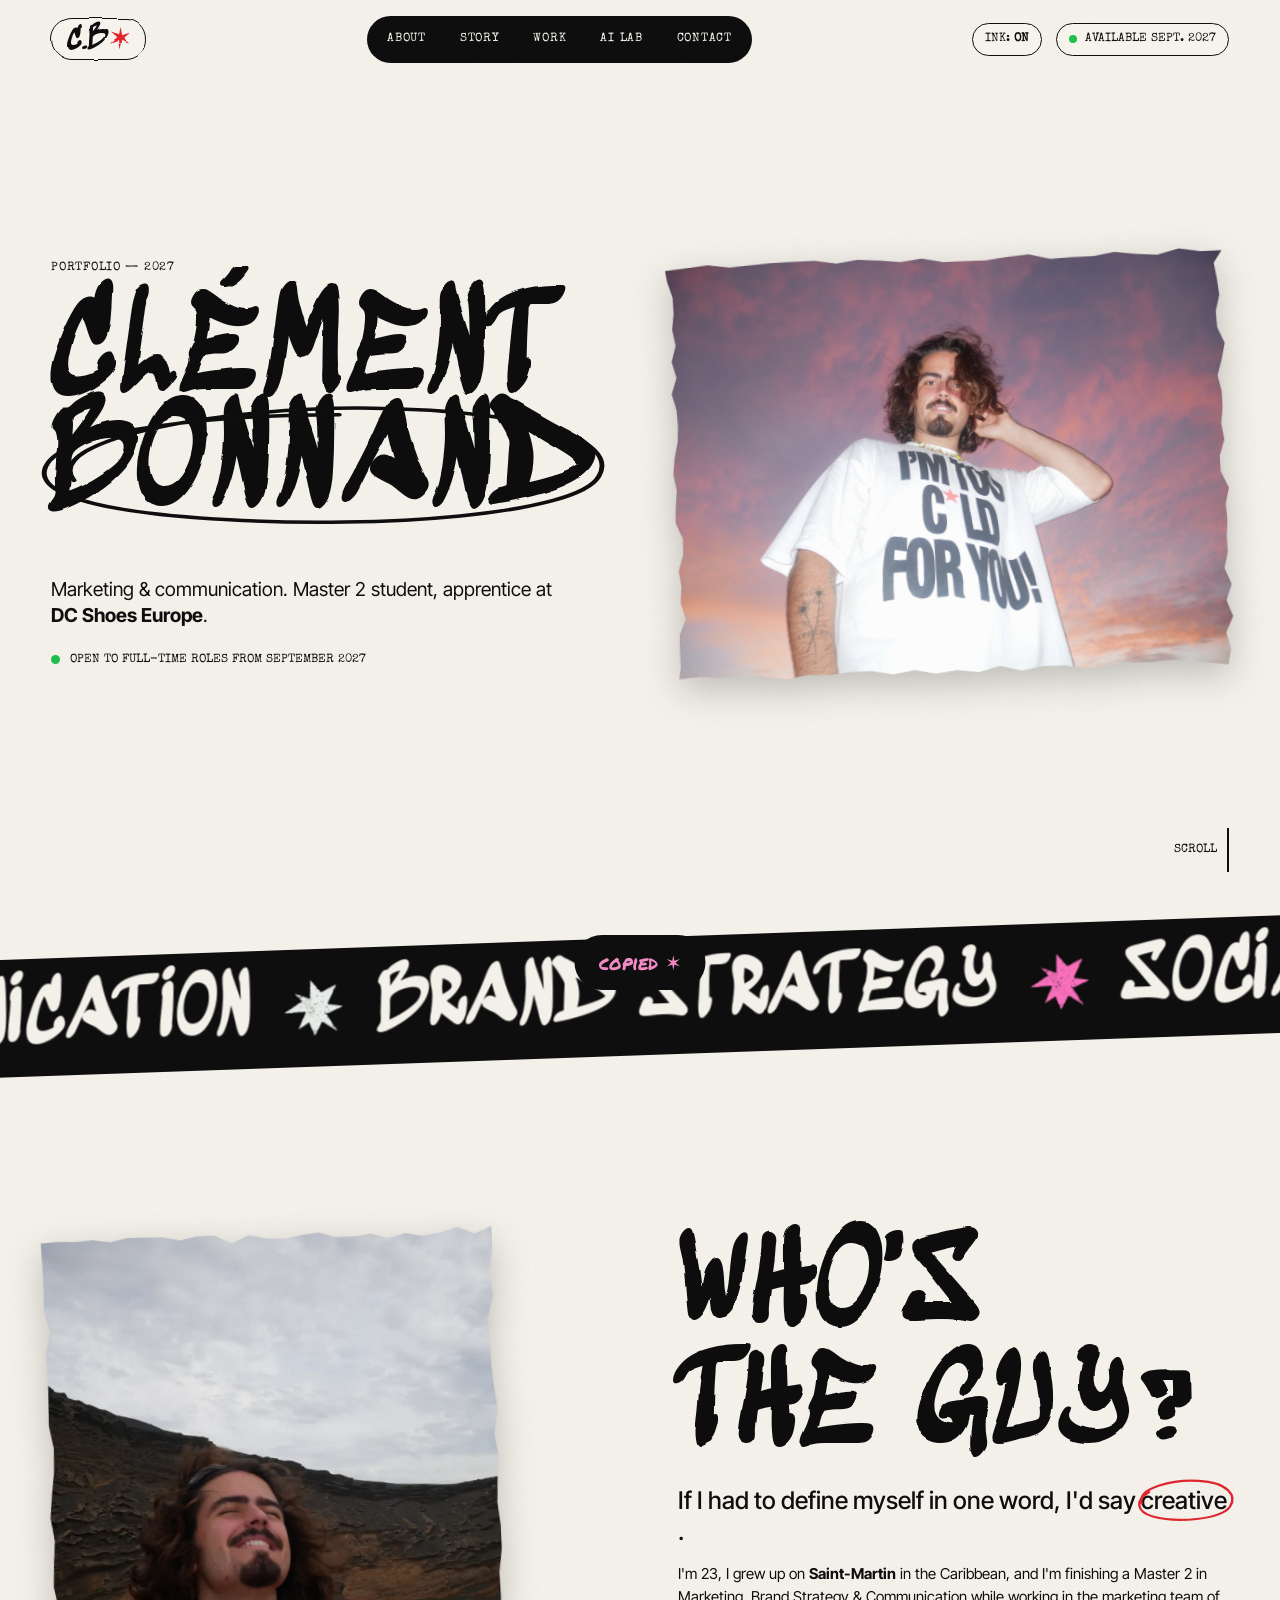
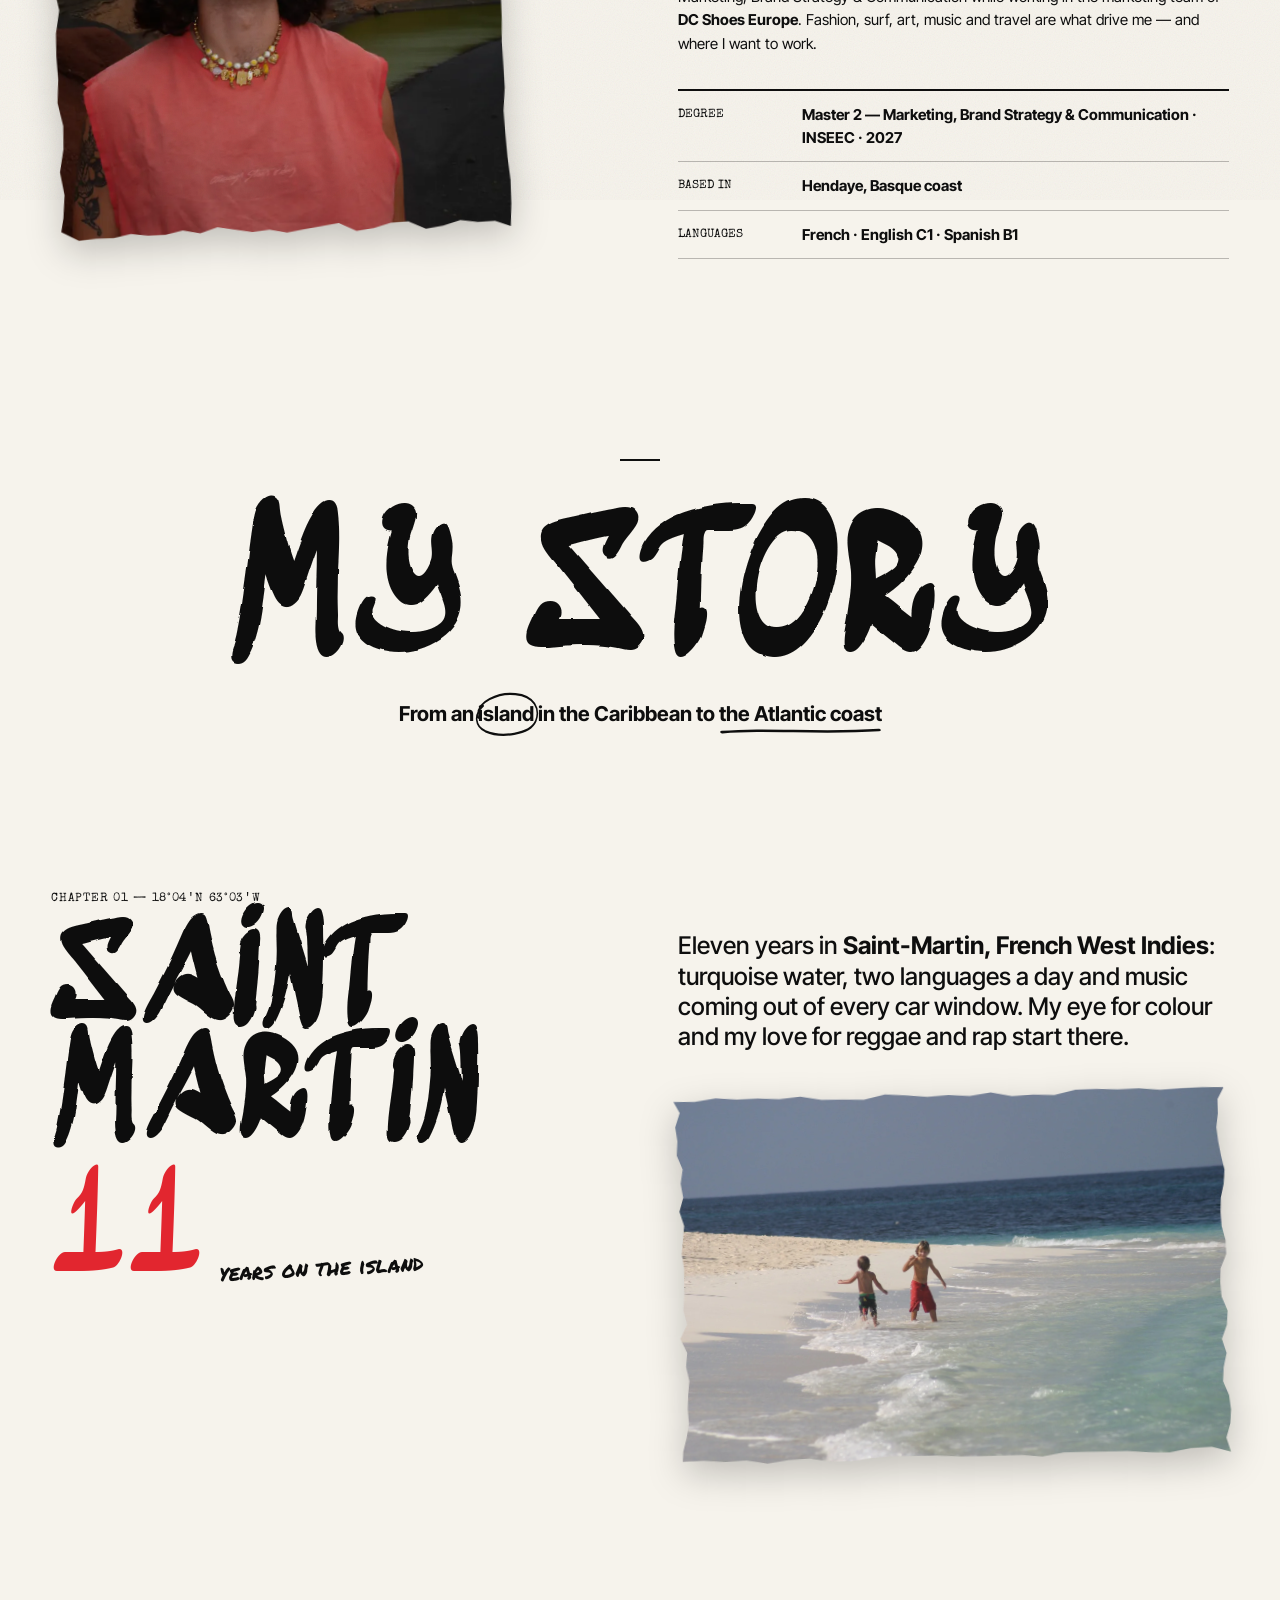
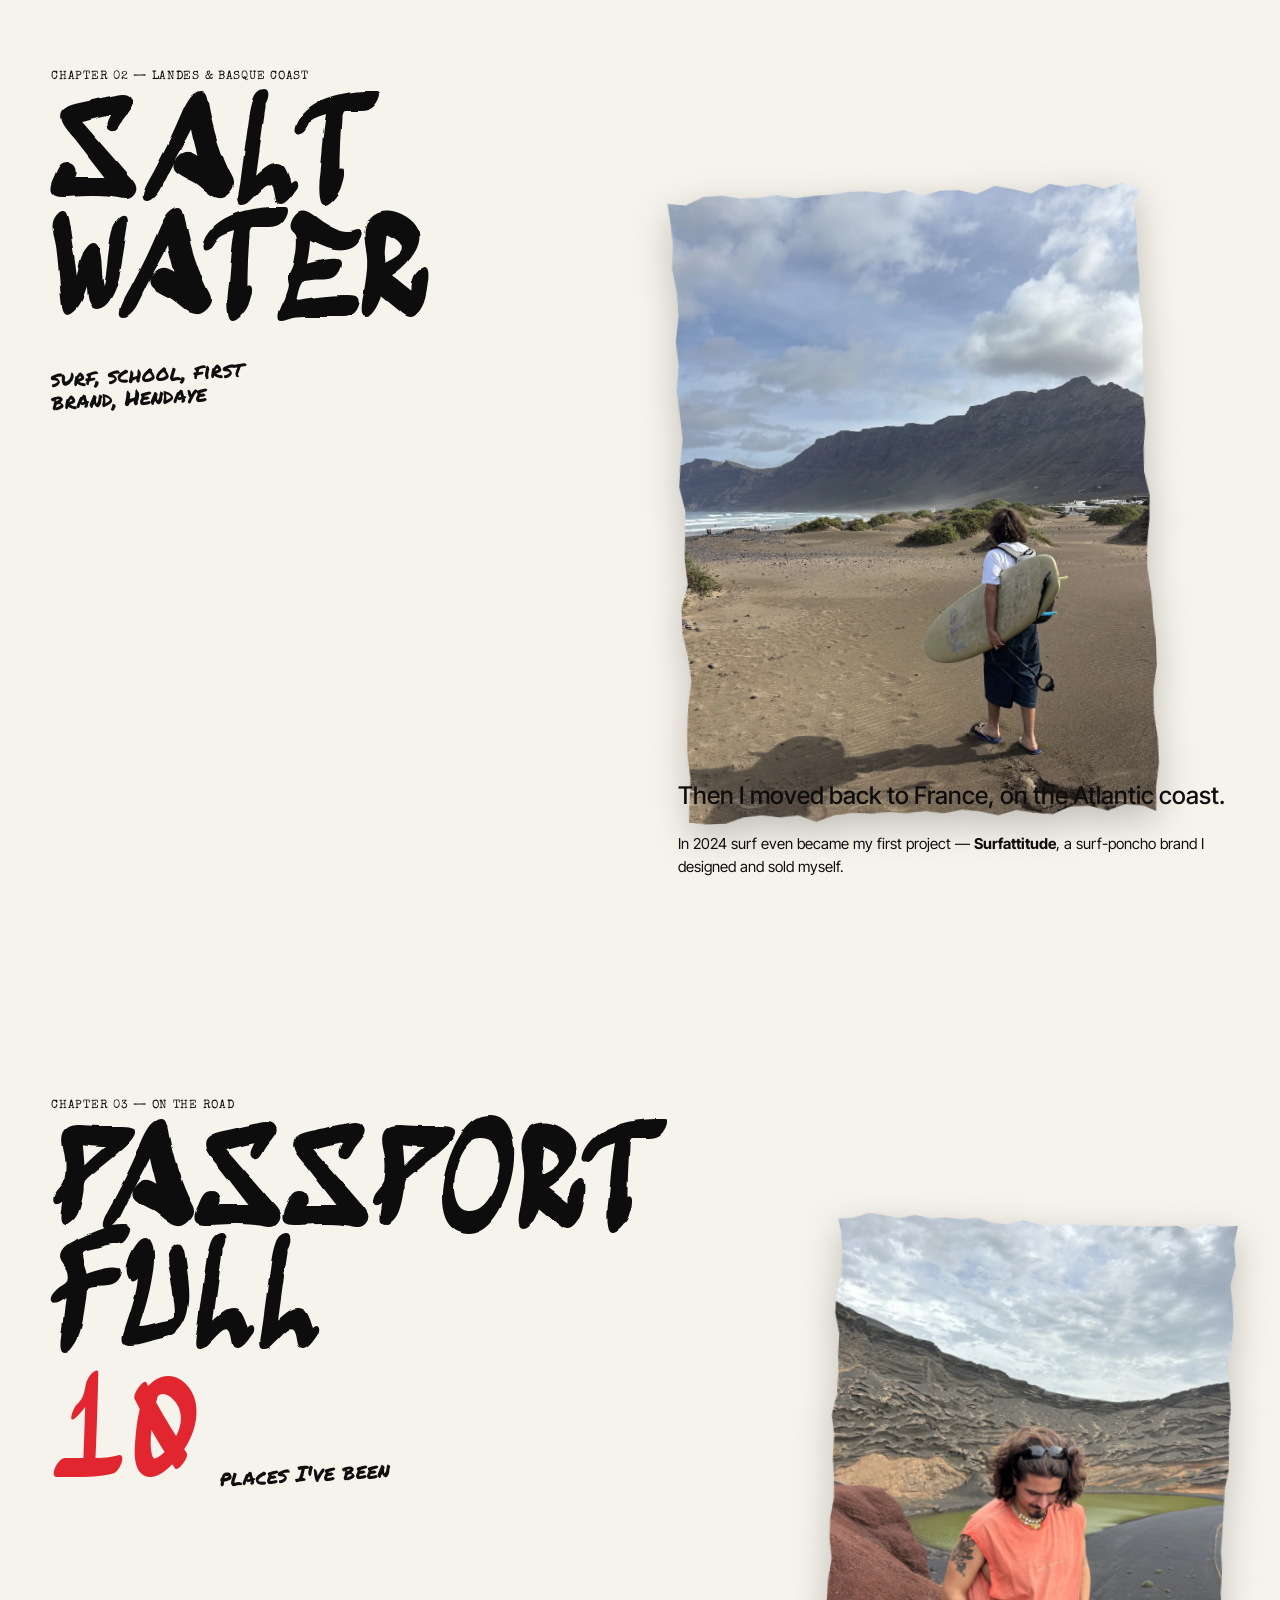
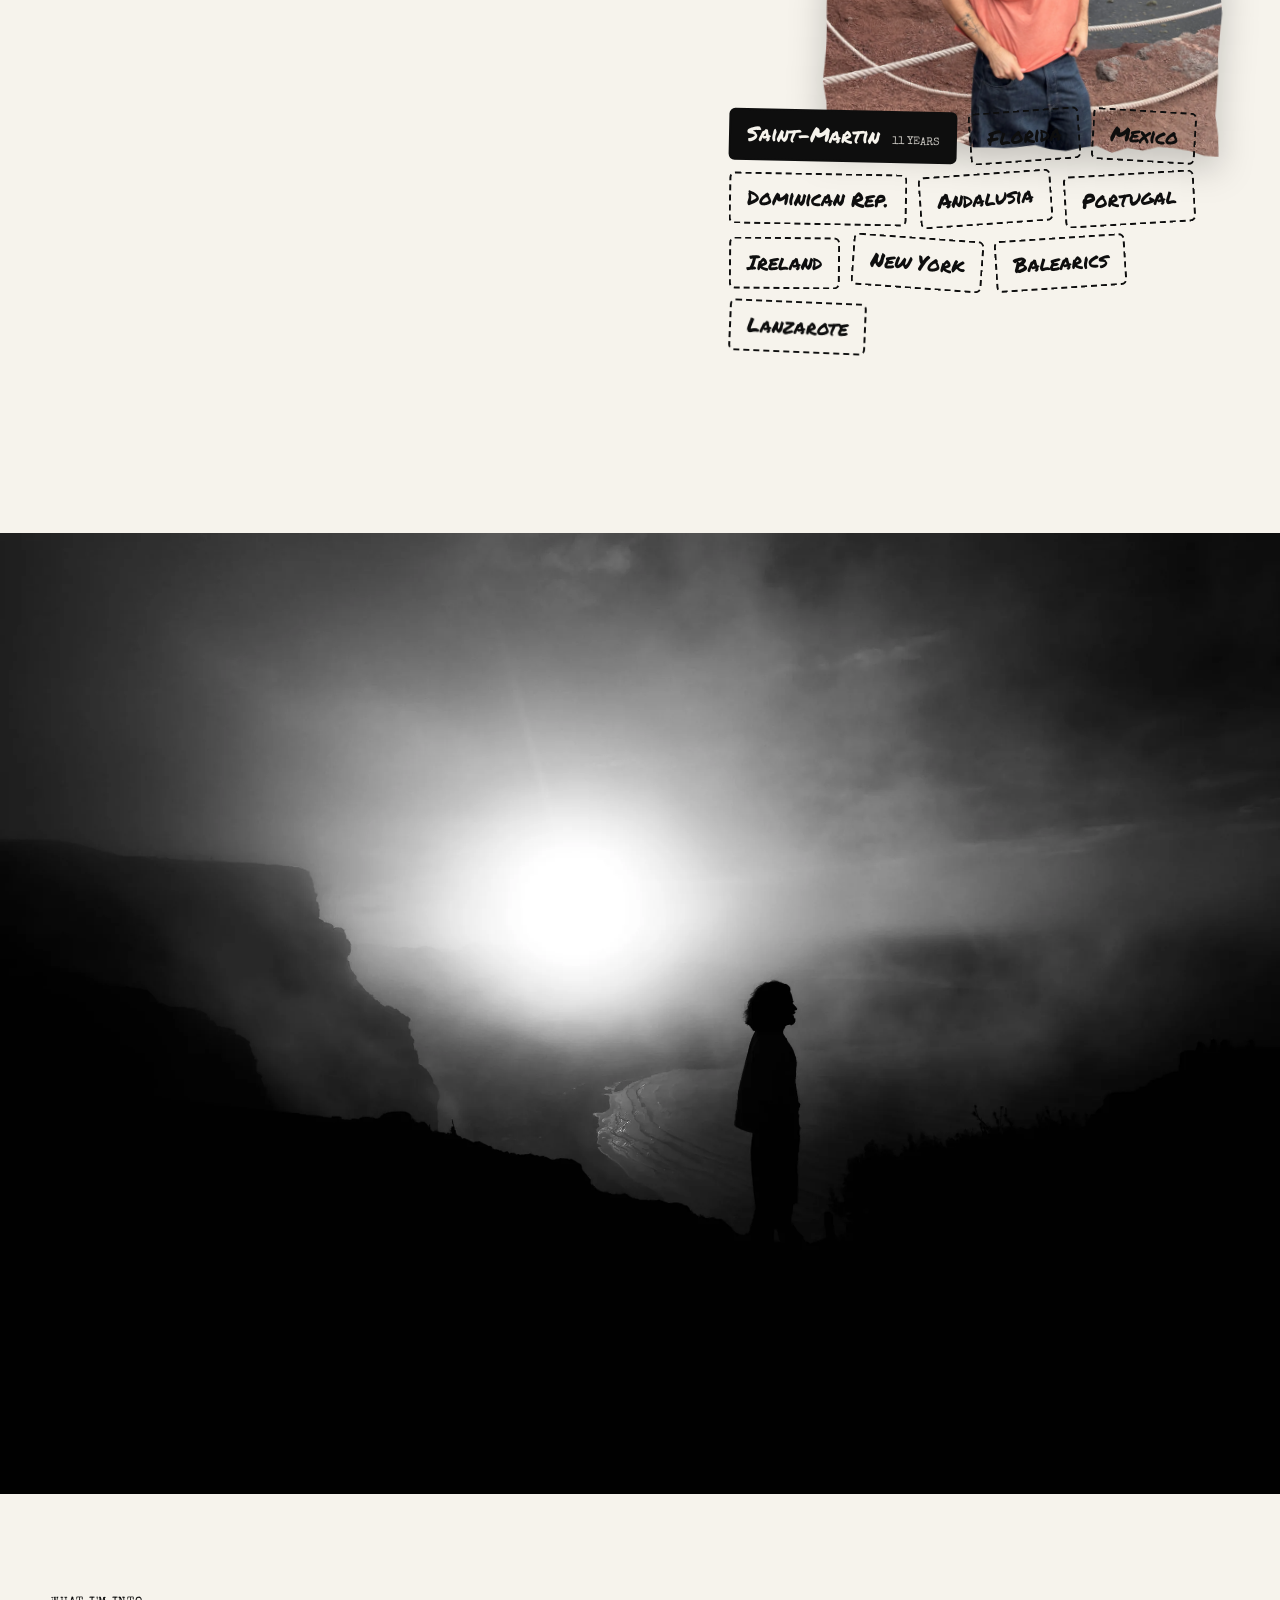
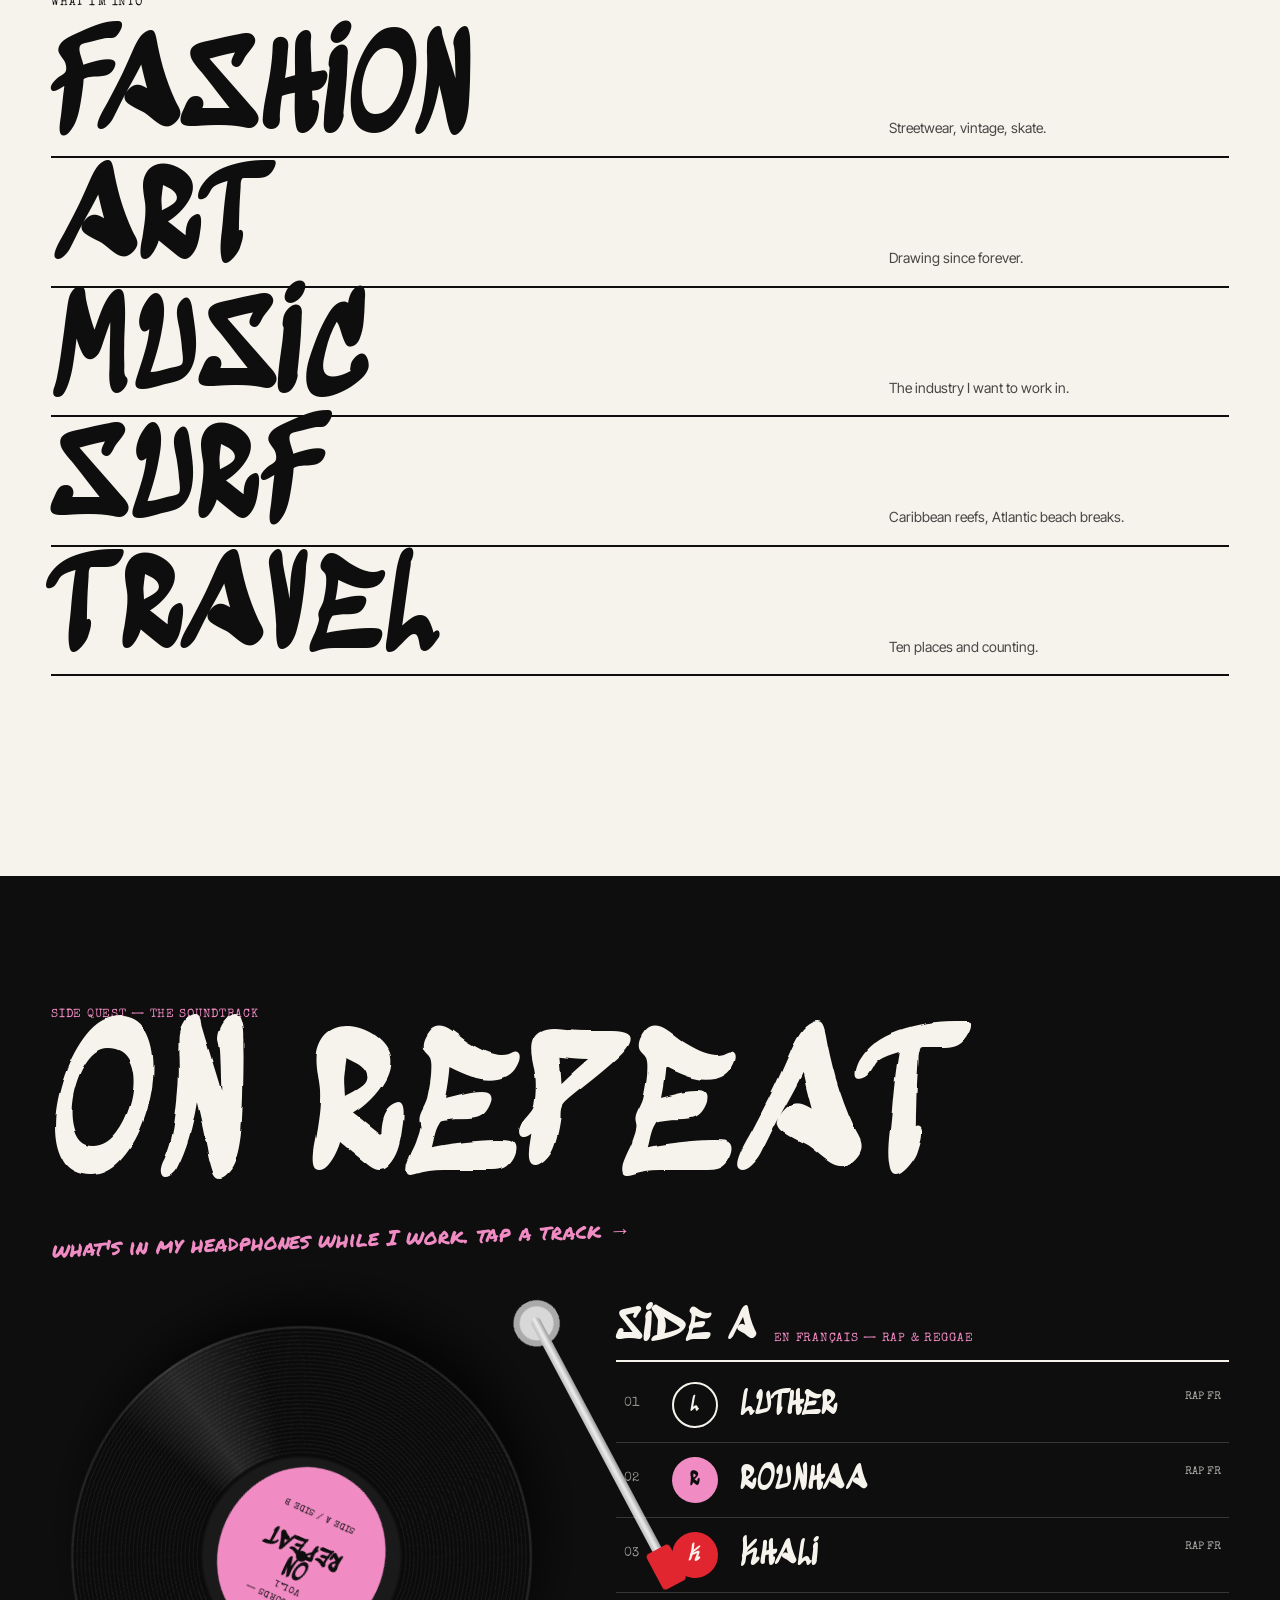
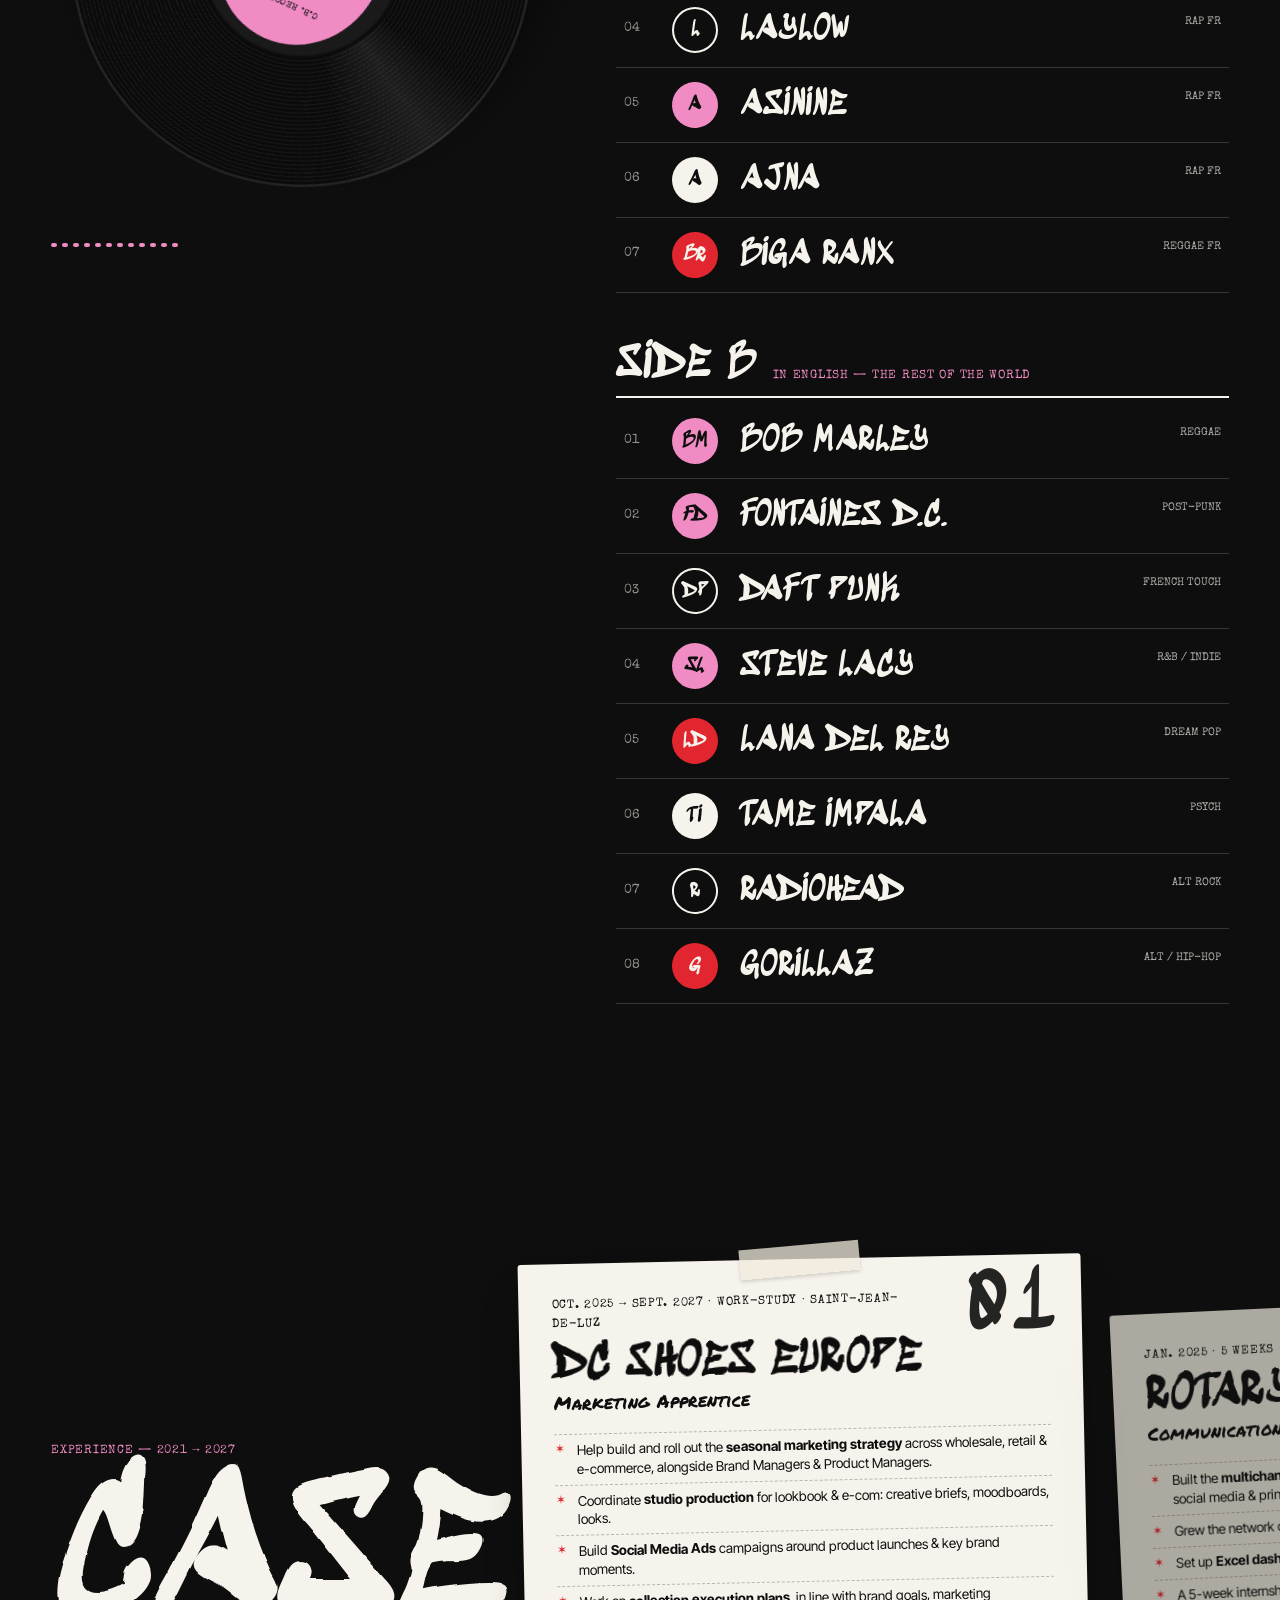
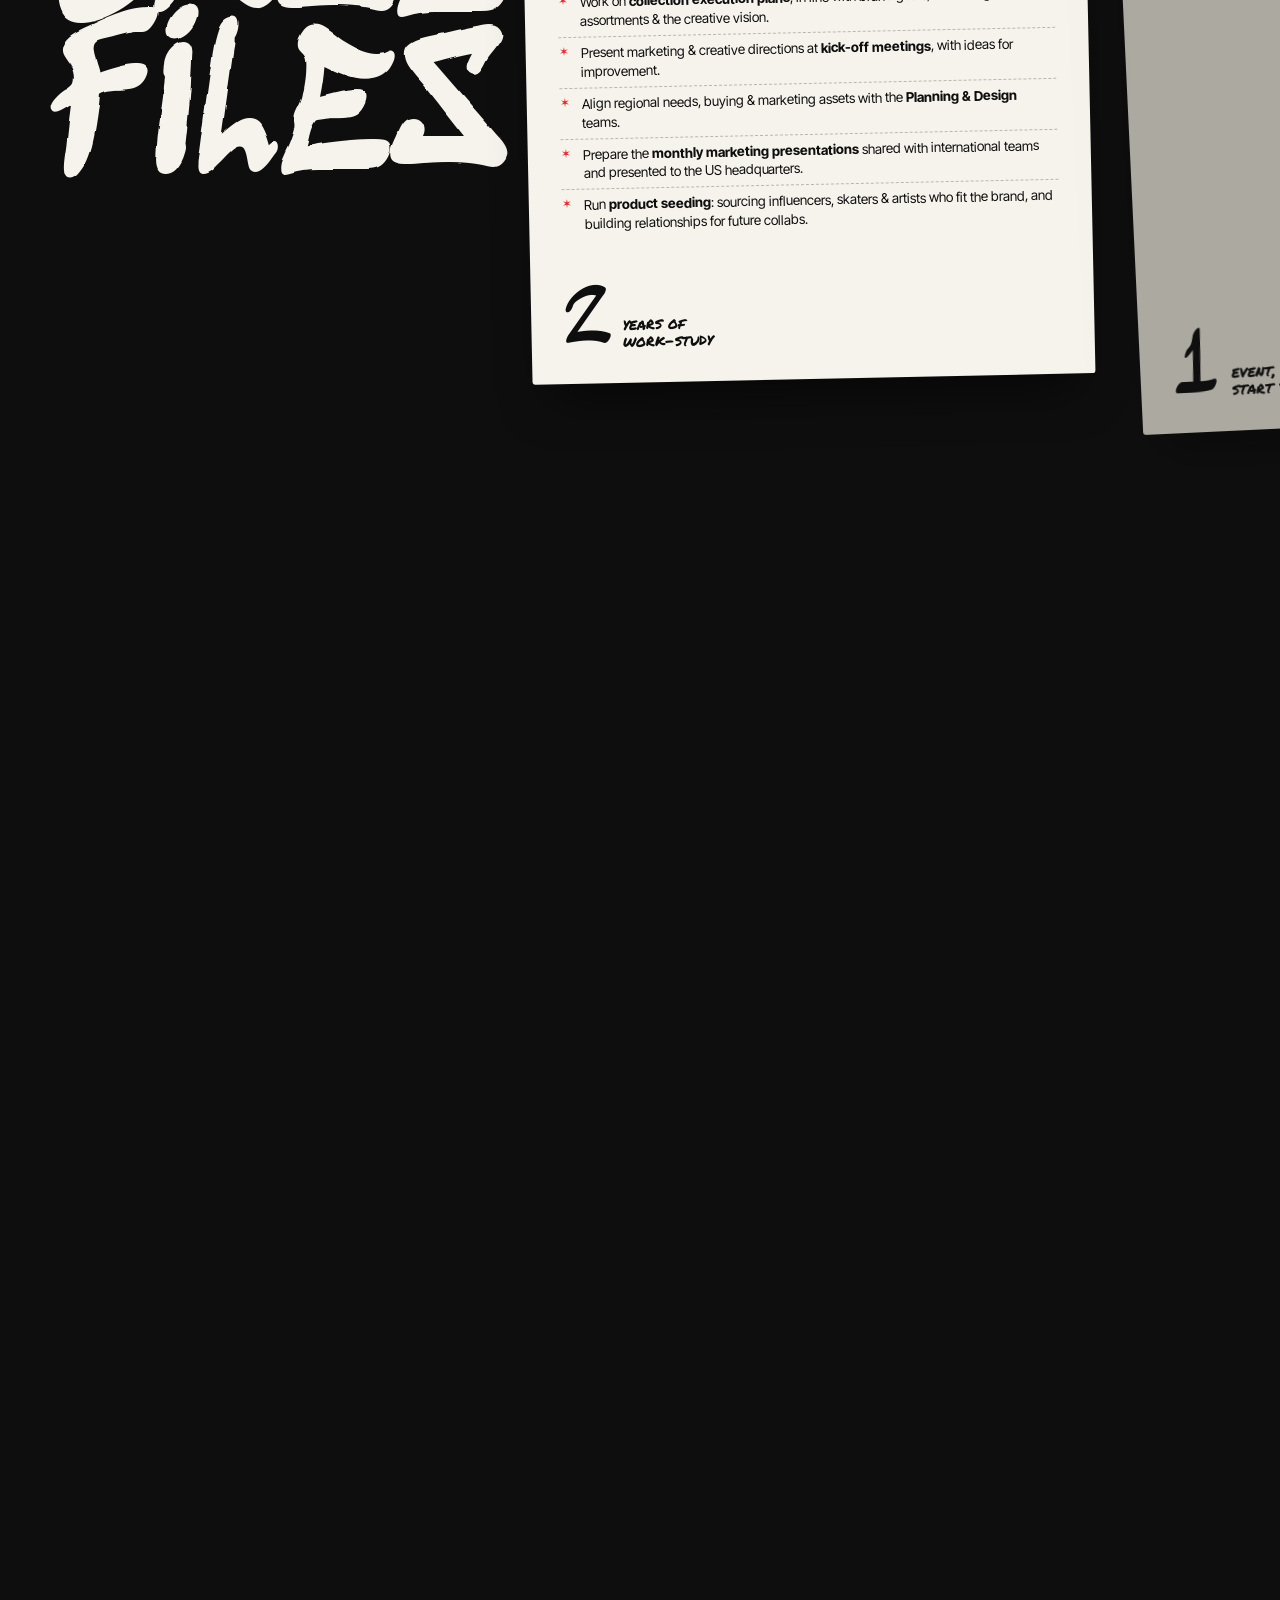
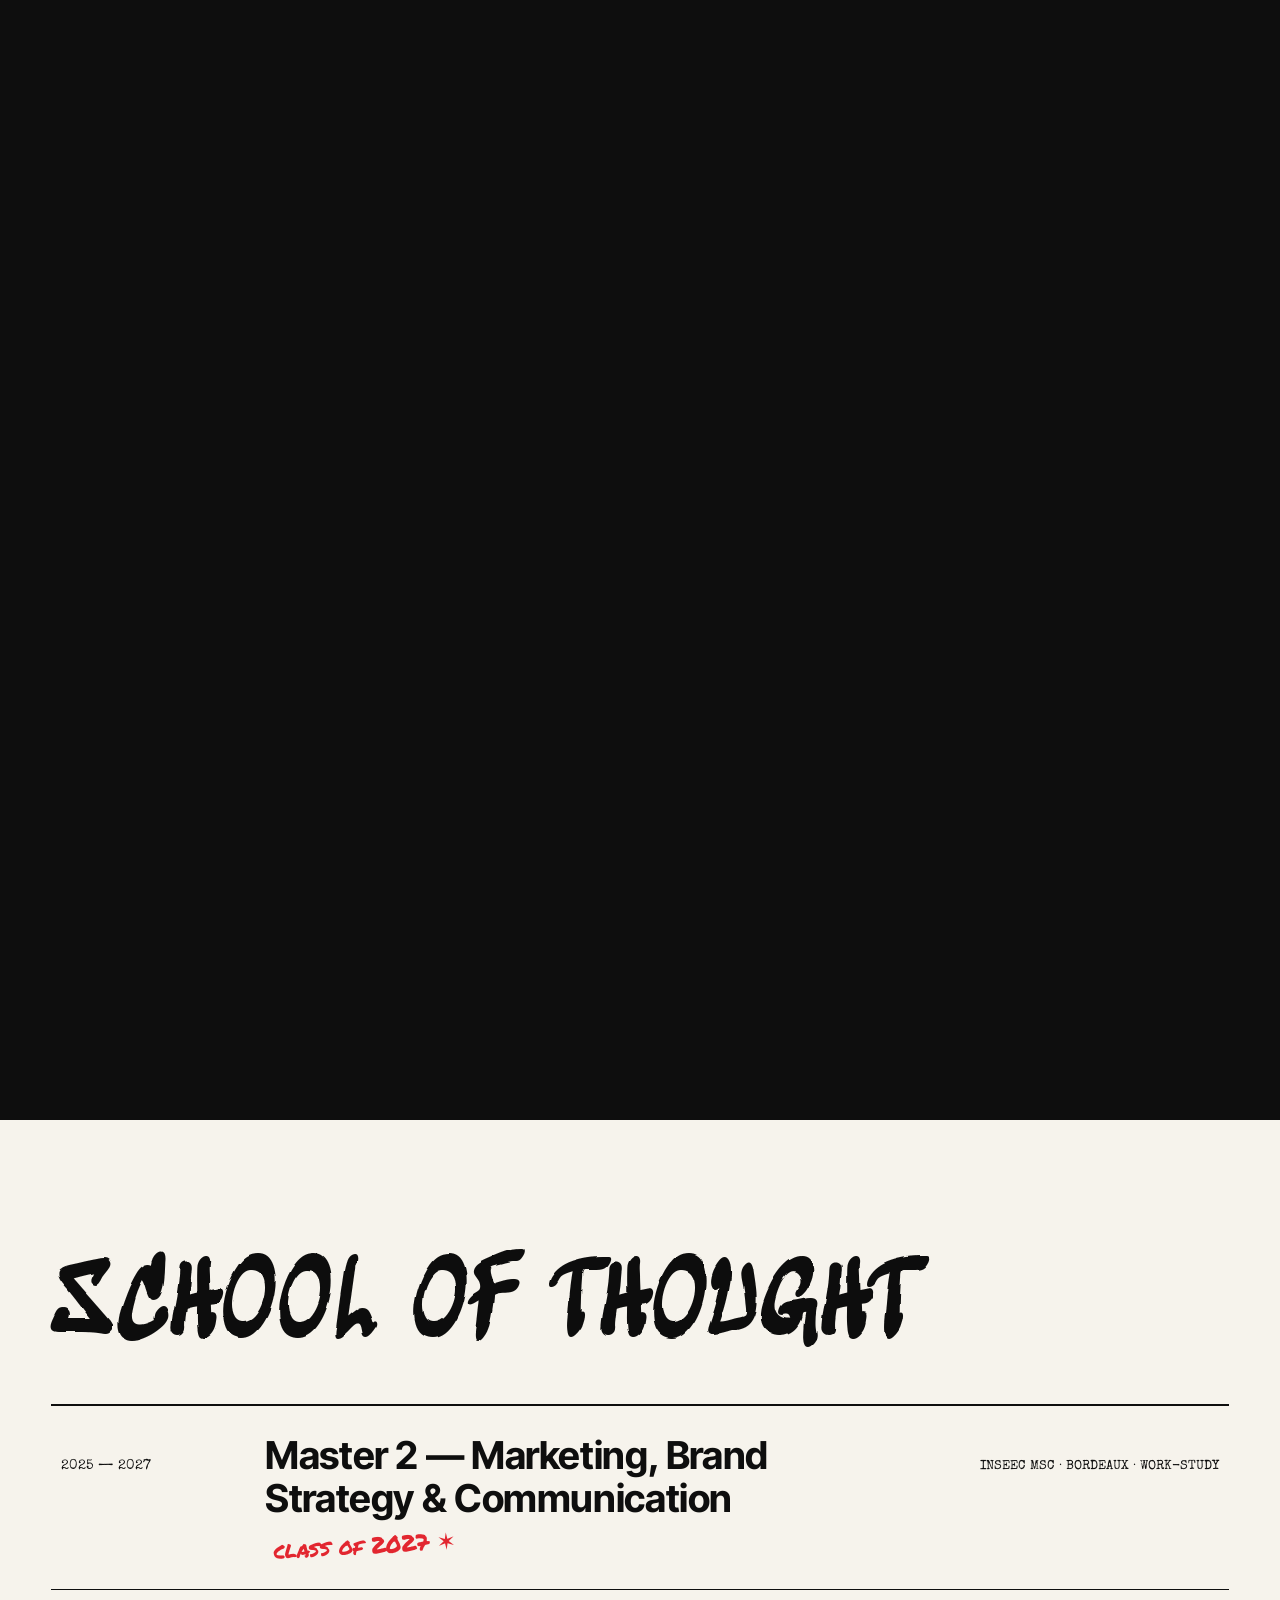
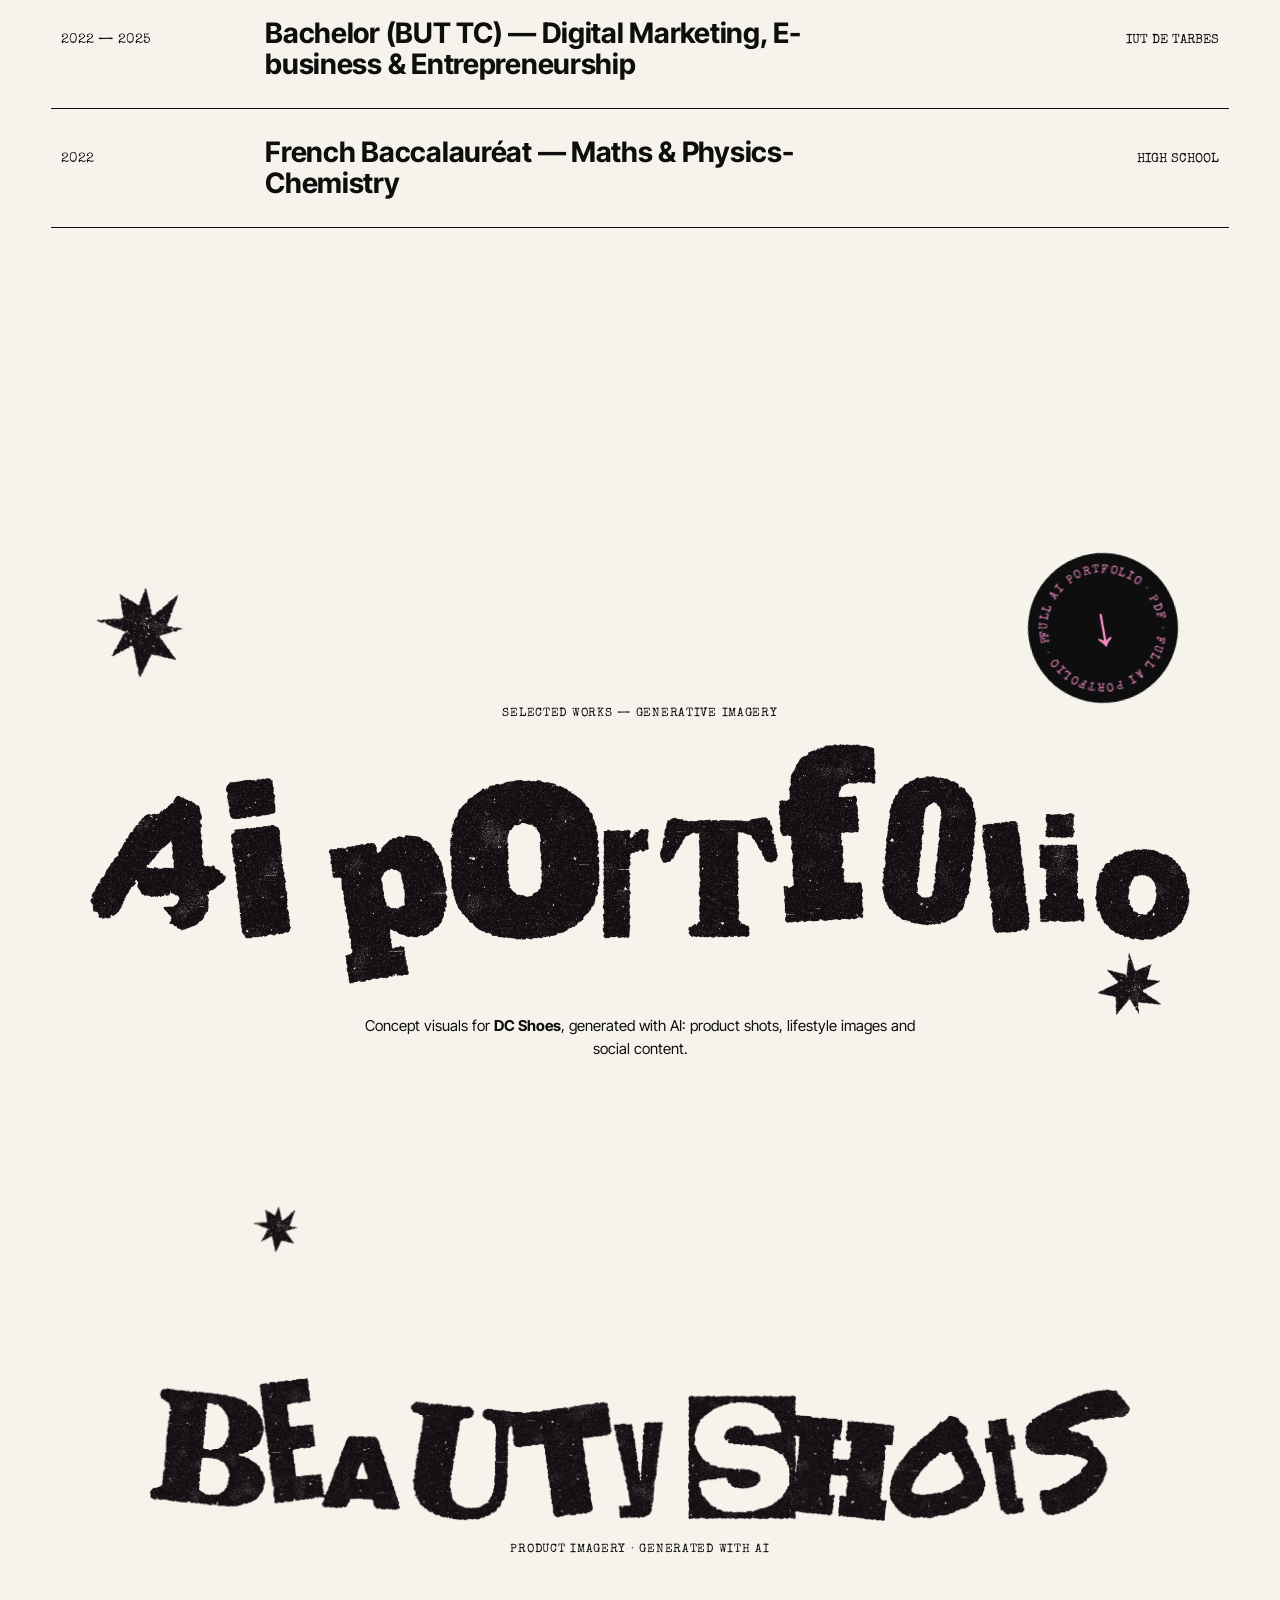
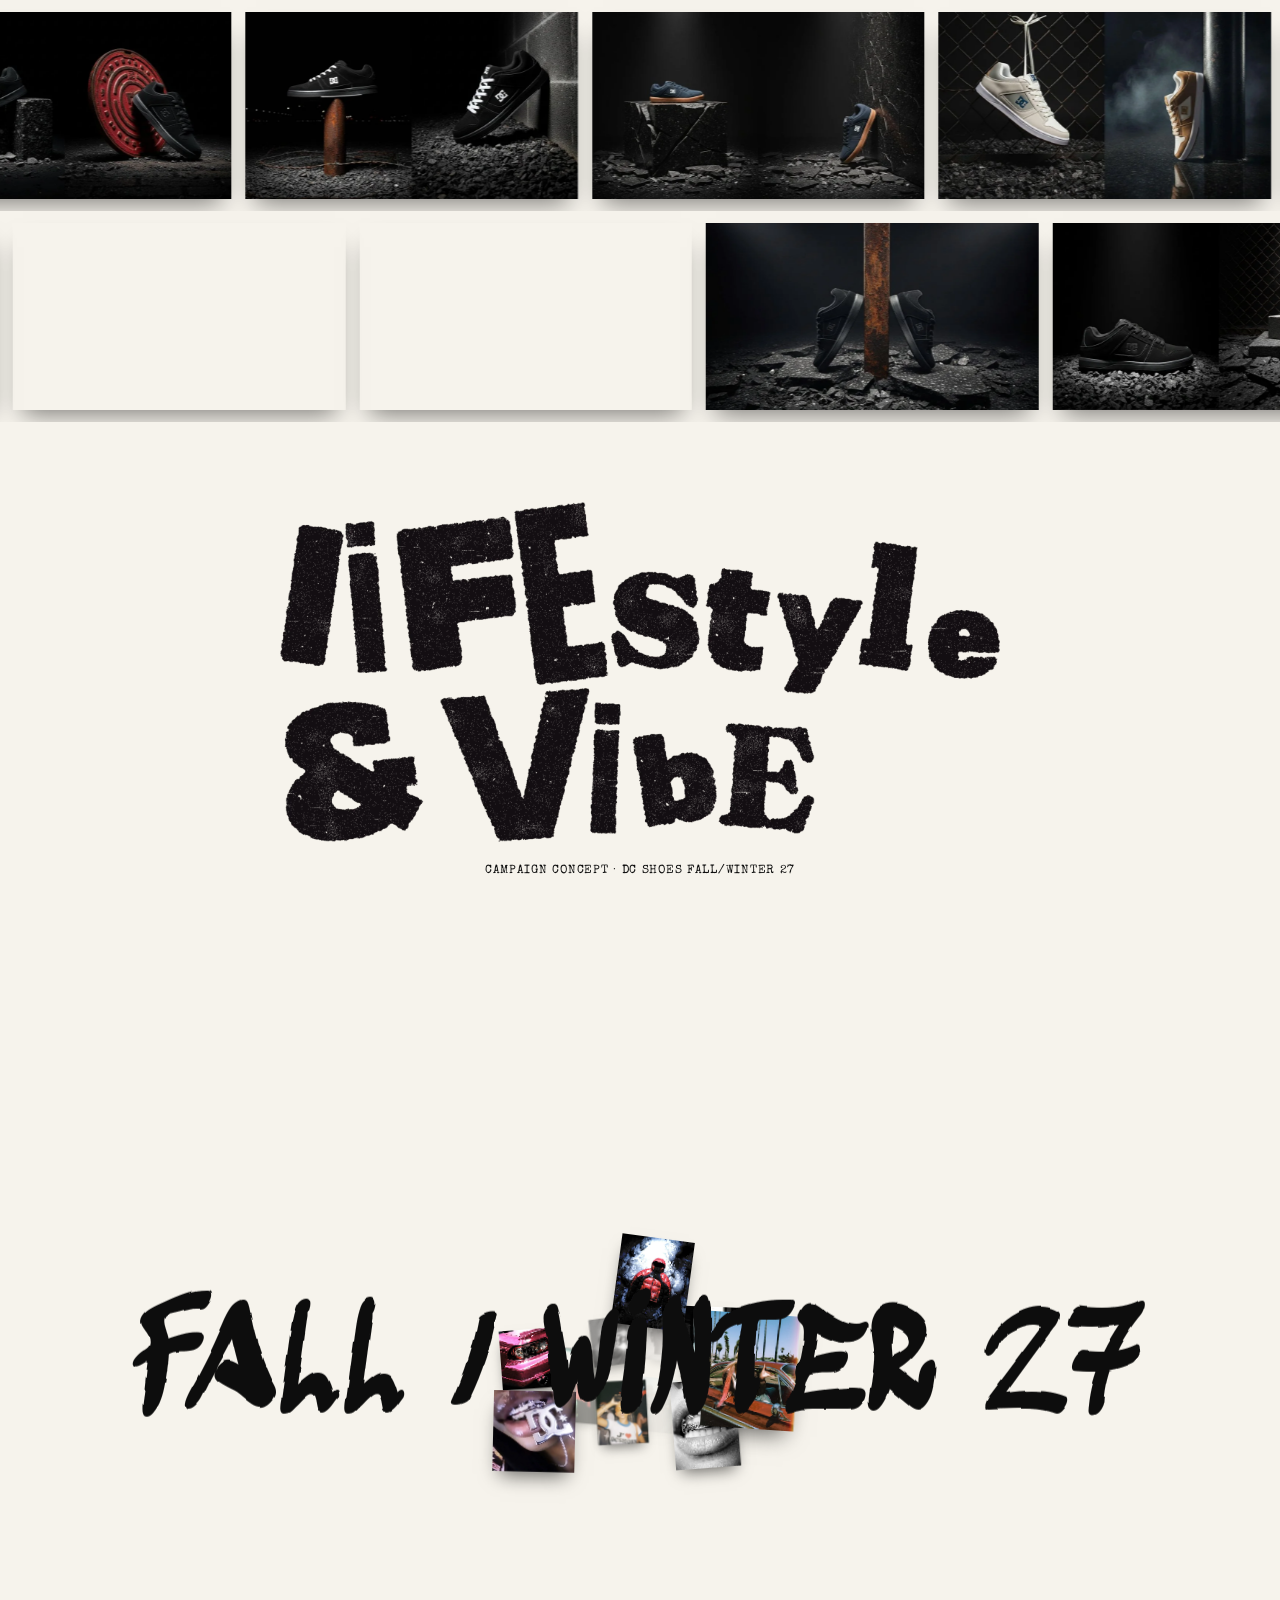
<file: index.html>
<!DOCTYPE html>
<html lang="en">
<head>
<meta charset="utf-8">
<meta name="viewport" content="width=device-width, initial-scale=1">
<title>Clément Bonnand — Marketing, Brand Strategy &amp; Communication</title>
<meta name="description" content="Clément Bonnand, 23 — Master 2 student in Marketing, Brand Strategy &amp; Communication (2027), apprentice at DC Shoes Europe.">
<meta property="og:title" content="Clément Bonnand — Portfolio">
<meta property="og:description" content="Marketing &amp; communication. Open to full-time roles from September 2027.">
<meta property="og:image" content="assets/img/me/sunset-sm.webp">
<meta name="theme-color" content="#f6f3ec">
<link rel="icon" type="image/png" href="assets/img/favicon.png">
<link rel="preload" href="assets/fonts/sedgwick.woff2" as="font" type="font/woff2" crossorigin>
<link rel="preload" href="assets/fonts/marker.woff2" as="font" type="font/woff2" crossorigin>
<link rel="stylesheet" href="assets/css/style.css">
</head>
<body class="is-loading">

<!-- ============ SVG DEFS ============ -->
<svg class="defs" aria-hidden="true" width="0" height="0">
  <defs>
    <filter id="boil" x="-5%" y="-5%" width="110%" height="110%">
      <feTurbulence id="boilTurb" type="fractalNoise" baseFrequency="0.035" numOctaves="2" seed="1" result="n"/>
      <feDisplacementMap in="SourceGraphic" in2="n" scale="4" xChannelSelector="R" yChannelSelector="G"/>
    </filter>
    <filter id="rough" x="-5%" y="-5%" width="110%" height="110%">
      <feTurbulence type="fractalNoise" baseFrequency="0.9" numOctaves="1" seed="4" result="n"/>
      <feDisplacementMap in="SourceGraphic" in2="n" scale="2.5"/>
    </filter>
  </defs>
</svg>

<!-- ============ LOADER ============ -->
<div id="loader" aria-hidden="true">
  <div class="loader-inner">
    <img width="379" height="363" class="loader-star" src="assets/img/type/star.webp" alt="">
    <div class="loader-count"><span id="loadNum">00</span></div>
    <div class="loader-words"><span id="loadWord">mixing the ink</span></div>
  </div>
  <svg class="loader-edge" viewBox="0 0 1000 40" preserveAspectRatio="none"><path id="tornPath" d=""/></svg>
</div>

<canvas id="ink" aria-hidden="true"></canvas>
<div id="cursor" aria-hidden="true"><div class="c-dot"></div><div class="c-ring"><span class="c-label"></span></div></div>
<div class="grain" aria-hidden="true"></div>

<!-- ============ NAV ============ -->
<header class="nav">
  <a href="#top" class="nav-logo boil" data-cursor="home">C.B<span class="red">✶</span></a>
  <nav class="nav-links" aria-label="Main">
    <a href="#brief" data-scramble>About</a>
    <a href="#story" data-scramble>Story</a>
    <a href="#work" data-scramble>Work</a>
    <a href="#ailab" data-scramble>AI&nbsp;Lab</a>
    <a href="#contact" data-scramble>Contact</a>
  </nav>
  <div class="nav-right">
    <button id="inkToggle" class="ink-toggle" data-cursor="toggle" aria-pressed="true">ink: <b>on</b></button>
    <span class="avail"><i></i>Available Sept. 2027</span>
  </div>
</header>

<main id="top">

<!-- ============ HERO ============ -->
<section class="hero" id="hero">
  <div class="hero-left">
    <p class="type-label hero-kicker">Portfolio — 2027</p>
    <h1 class="hero-name">
      <span class="hn-line boil" data-split>Clément</span>
      <span class="hn-line hn-2"><span class="boil" data-split>Bonnand</span>
        <svg class="scribble-circle hero-circle" viewBox="0 0 400 130" preserveAspectRatio="none"><path d="M40 78 C18 40 140 10 236 12 C336 14 398 40 384 74 C370 110 236 122 142 114 C58 108 6 90 24 60 C42 32 130 18 214 18"/></svg>
      </span>
    </h1>
    <p class="hero-line">Marketing &amp; communication. Master 2 student, apprentice at <b>DC&nbsp;Shoes Europe</b>.</p>
    <p class="hero-avail"><i></i>Open to full-time roles from September 2027</p>
  </div>
  <figure class="hero-photo torn">
    <img src="assets/img/me/sunset.webp" alt="Clément Bonnand under a pink sunset sky" fetchpriority="high">
  </figure>
  <div class="scroll-cue"><span>scroll</span><i></i></div>
</section>

<!-- ============ MARQUEE ============ -->
<section class="marquee" aria-label="Disciplines">
  <div class="marquee-track" data-marquee>
    <span>Marketing <img src="assets/img/type/star.webp" alt=""> Communication <img src="assets/img/type/star.webp" alt=""> Brand strategy <img src="assets/img/type/star.webp" alt=""> Social media <img src="assets/img/type/star.webp" alt=""> AI imagery <img src="assets/img/type/star.webp" alt=""> Seeding <img src="assets/img/type/star.webp" alt=""></span>
  </div>
</section>

<!-- ============ BRIEF / ABOUT ============ -->
<section class="brief" id="brief">
  <div class="brief-grid">
    <div class="brief-photos">
      <figure class="torn ph-a"><img width="751" height="1000" src="assets/img/me/laugh-sm.webp" alt="Clément laughing at a volcanic crater" loading="lazy"></figure>
    </div>
    <div class="brief-text">
      <h2 class="brush-lg boil" data-split>Who's<br>the guy?</h2>
      <p class="lead">If I had to define myself in one word, I'd say <span class="circled red-ink">creative<svg viewBox="0 0 120 60" preserveAspectRatio="none"><path d="M14 34 C8 14 50 4 76 6 C108 8 118 24 110 38 C100 54 52 58 26 50 C8 44 6 30 22 20"/></svg></span>.</p>
      <p>I'm 23, I grew up on <b>Saint-Martin</b> in the Caribbean, and I'm finishing a Master 2 in Marketing, Brand Strategy &amp; Communication while working in the marketing team of <b>DC&nbsp;Shoes Europe</b>. Fashion, surf, art, music and travel are what drive me — and where I want to work.</p>
      <ul class="facts">
        <li><span>Degree</span><b>Master 2 — Marketing, Brand Strategy &amp; Communication · INSEEC · 2027</b></li>
        <li><span>Based in</span><b>Hendaye, Basque coast</b></li>
        <li><span>Languages</span><b>French · English C1 · Spanish B1</b></li>
      </ul>
    </div>
  </div>
</section>

<!-- ============ STORY ============ -->
<section class="story" id="story">
  <div class="story-head">
    <span class="dash"></span>
    <h2 class="brush-xl boil" data-split>My story</h2>
    <p class="mb-sub">From an <span class="circled">island<svg viewBox="0 0 120 60" preserveAspectRatio="none"><path d="M14 34 C8 14 50 4 76 6 C108 8 118 24 110 38 C100 54 52 58 26 50 C8 44 6 30 22 20"/></svg></span> in the Caribbean to <span class="underlined">the Atlantic coast<svg viewBox="0 0 200 20" preserveAspectRatio="none"><path d="M4 12 C60 4 120 16 196 8"/></svg></span></p>
  </div>

  <div class="chapter ch-island">
    <div class="ch-sticky">
      <p class="type-label">Chapter 01 — 18°04′N 63°03′W</p>
      <p class="ch-big boil">Saint<br>Martin</p>
      <p class="ch-years"><span class="count" data-count="11">0</span><span class="marker">years on the island</span></p>
    </div>
    <div class="ch-body">
      <p class="lead">Eleven years in <b>Saint-Martin, French West Indies</b>: turquoise water, two languages a day and music coming out of every car window. My eye for colour and my love for reggae and rap start there.</p>
      <figure class="torn island-img"><img width="2200" height="1466" src="assets/img/me/stmartin.webp" alt="Childhood on a beach in Saint-Martin" loading="lazy"></figure>
      </div>
  </div>

  <div class="chapter ch-coast">
    <div class="ch-sticky">
      <p class="type-label">Chapter 02 — Landes &amp; Basque coast</p>
      <p class="ch-big boil">Salt<br>water</p>
      <p class="ch-years"><span class="marker">surf, school, first brand, Hendaye</span></p>
    </div>
    <div class="ch-body">
      <figure class="torn coast-img"><img width="1800" height="2400" src="assets/img/me/surf.webp" alt="Clément walking to the waves with his surfboard" loading="lazy"></figure>
      <p class="lead">Then I moved back to France, on the Atlantic coast.</p>
      <p>In 2024 surf even became my first project — <b>Surfattitude</b>, a surf-poncho brand I designed and sold myself.</p>
    </div>
  </div>

  <div class="chapter ch-road">
    <div class="ch-sticky">
      <p class="type-label">Chapter 03 — on the road</p>
      <p class="ch-big boil">Passport<br>full</p>
      <p class="ch-years"><span class="count" data-count="10">0</span><span class="marker">places I've been</span></p>
    </div>
    <div class="ch-body">
      <figure class="torn road-img"><img width="1800" height="2400" src="assets/img/me/crater.webp" alt="Clément at a volcanic crater lagoon" loading="lazy"></figure>
      <div class="stamp-row" id="stamps">
        <span class="stamp big">Saint-Martin <small>11 years</small></span>
        <span class="stamp">Florida</span><span class="stamp">Mexico</span><span class="stamp">Dominican Rep.</span>
        <span class="stamp">Andalusia</span><span class="stamp">Portugal</span><span class="stamp">Ireland</span>
        <span class="stamp">New York</span><span class="stamp">Balearics</span><span class="stamp">Lanzarote</span>
      </div>
    </div>
  </div>
</section>

<!-- ============ PASSIONS ============ -->
<section class="passions-sec" id="passions-sec">
  <div class="sil">
    <img width="2400" height="1802" src="assets/img/me/silhouette.webp" alt="" loading="lazy" class="sil-img">
  </div>
  <div class="off-inner">
    <p class="type-label">What I'm into</p>
    <ul class="passions" id="passions">
      <li><span class="p-word">Fashion</span><span class="p-desc">Streetwear, vintage, skate.</span></li>
      <li><span class="p-word">Art</span><span class="p-desc">Drawing since forever.</span></li>
      <li><span class="p-word">Music</span><span class="p-desc">The industry I want to work in.</span></li>
      <li><span class="p-word">Surf</span><span class="p-desc">Caribbean reefs, Atlantic beach breaks.</span></li>
      <li><span class="p-word">Travel</span><span class="p-desc">Ten places and counting.</span></li>
    </ul>
  </div>
</section>

<!-- ============ PLAYLIST ============ -->
<section class="playlist" id="playlist">
  <div class="pl-head">
    <p class="type-label">Side quest — the soundtrack</p>
    <h2 class="brush-xl boil" data-split>On repeat</h2>
    <p class="pl-sub marker">what's in my headphones while I work. tap a track →</p>
  </div>
  <div class="pl-grid">
    <div class="deck">
      <div class="vinyl" id="vinyl">
        <div class="grooves"></div>
        <div class="v-label"><span class="v-small">C.B. records — vol.1</span><span class="v-now" id="vNow">On repeat</span><span class="v-small" id="vSide">side A / side B</span></div>
      </div>
      <div class="arm" id="arm"><i></i></div>
      <div class="eq" id="eq"><i></i><i></i><i></i><i></i><i></i><i></i><i></i><i></i><i></i><i></i><i></i><i></i></div>
    </div>
    <div class="tracks">
      <div class="side">
        <p class="side-title"><span class="brush-sm">Side A</span><span class="type-label">en français — rap &amp; reggae</span></p>
        <ol id="sideA"></ol>
      </div>
      <div class="side">
        <p class="side-title"><span class="brush-sm">Side B</span><span class="type-label">in English — the rest of the world</span></p>
        <ol id="sideB"></ol>
      </div>
    </div>
  </div>
</section>

<!-- ============ WORK (horizontal) ============ -->
<section class="work" id="work">
  <div class="work-pin">
    <div class="work-track">
      <div class="work-intro">
        <p class="type-label">Experience — 2021 → 2027</p>
        <h2 class="brush-xl boil">Case<br>files</h2>
      </div>

      <article class="case">
        <span class="tape"></span>
        <div class="case-num">01</div>
        <p class="type-label">Oct. 2025 → Sept. 2027 · Work-study · Saint-Jean-de-Luz</p>
        <h3 class="case-co boil">DC Shoes Europe</h3>
        <p class="case-role">Marketing Apprentice</p>
        <ul>
          <li>Help build and roll out the <b>seasonal marketing strategy</b> across wholesale, retail &amp; e-commerce, alongside Brand Managers &amp; Product Managers.</li>
          <li>Coordinate <b>studio production</b> for lookbook &amp; e-com: creative briefs, moodboards, looks.</li>
          <li>Build <b>Social Media Ads</b> campaigns around product launches &amp; key brand moments.</li>
          <li>Work on <b>collection execution plans</b>, in line with brand goals, marketing assortments &amp; the creative vision.</li>
          <li>Present marketing &amp; creative directions at <b>kick-off meetings</b>, with ideas for improvement.</li>
          <li>Align regional needs, buying &amp; marketing assets with the <b>Planning &amp; Design</b> teams.</li>
          <li>Prepare the <b>monthly marketing presentations</b> shared with international teams and presented to the US headquarters.</li>
          <li>Run <b>product seeding</b>: sourcing influencers, skaters &amp; artists who fit the brand, and building relationships for future collabs.</li>
        </ul>
        <div class="case-stat"><span class="big">2</span><span class="marker">years of<br>work-study</span></div>
      </article>

      <article class="case case-alt">
        <span class="tape"></span>
        <div class="case-num">02</div>
        <p class="type-label">Jan. 2025 · 5 weeks · Tarbes</p>
        <h3 class="case-co boil">Rotary Club</h3>
        <p class="case-role">Communication &amp; Partnerships Intern</p>
        <ul>
          <li>Built the <b>multichannel communication plan</b> for the “Vins, Terroir et Traditions” fair: social media &amp; print.</li>
          <li>Grew the network of <b>partners &amp; exhibitors</b> for the event.</li>
          <li>Set up <b>Excel dashboards</b> to track accounting &amp; cash flow.</li>
          <li>A 5-week internship, from planning to event day.</li>
        </ul>
        <div class="case-stat"><span class="big">1</span><span class="marker">event,<br>start to finish</span></div>
      </article>

      <article class="case case-pink">
        <span class="tape"></span>
        <div class="case-num">03</div>
        <p class="type-label">Apr. → Dec. 2024 · Founder · Landes</p>
        <h3 class="case-co boil">Surfattitude</h3>
        <p class="case-role">My own surf-poncho brand</p>
        <ul>
          <li>Designed a <b>300-piece collection</b> of surf ponchos, from creative idea to production, working directly with the factory (quality, lead times, technical constraints).</li>
          <li>Led a <b>direct-to-consumer launch</b>, starting with sales on the Landes markets with on-brand visual merchandising.</li>
          <li>Built &amp; ran the <b>Shopify store</b> (structure, product pages, customer journey) with Instagram-to-shop journeys to drive traffic.</li>
          <li>Grew awareness through <b>surf-influencer collabs</b>, giveaways &amp; targeted social activations.</li>
          <li>Handled everything else: <b>orders, shipping, customer service, stock</b> &amp; logistics.</li>
          <li>Ran Instagram end to end: content, editorial line, community.</li>
        </ul>
        <div class="case-stat"><span class="big">300</span><span class="marker">ponchos.<br>zero → one.</span></div>
      </article>

      <article class="case">
        <span class="tape"></span>
        <div class="case-num">04</div>
        <p class="type-label">Jan. 2023 &amp; Apr. → May 2024 · Saint-Jean-de-Luz</p>
        <h3 class="case-co boil">DC Shoes</h3>
        <p class="case-role">Marketing &amp; Product Intern</p>
        <ul>
          <li><b>Marketing intern (2024)</b>: created promotional materials &amp; sales tools.</li>
          <li>Co-presented creative &amp; marketing directions and assortments with Brand &amp; Product Managers.</li>
          <li>Animated collections on <b>social media &amp; through seeding</b>.</li>
          <li>Tracked <b>KPIs by channel</b> for the region and suggested action plans to hit targets.</li>
          <li><b>Assistant Product Manager intern (2023)</b>: competitive analysis &amp; recommendations — brand presentations, seasonal ranges, special projects.</li>
          <li>Helped organise collection presentations at the <b>DC Showroom</b> and built sales tools (Elastic Suite, PLM).</li>
          <li>Analysed sales figures and worked with the sales force, planning &amp; samples teams.</li>
        </ul>
        <div class="case-stat"><span class="big">2</span><span class="marker">internships<br>before the job</span></div>
      </article>

      <article class="case">
        <span class="tape"></span>
        <div class="case-num">05</div>
        <p class="type-label">Summers 2021 → 2025</p>
        <h3 class="case-co boil">Summer jobs</h3>
        <p class="case-role">Southwest (sales) · Hendaye town hall</p>
        <ul>
          <li><b>Southwest</b> (clothing store, Saint-Jean-de-Luz) — sales, customer advice, visual merchandising, restocking &amp; sales events.</li>
          <li><b>Hendaye town hall</b> (2021) — seasonal municipal agent.</li>
        </ul>
        <div class="case-stat"><span class="big">4</span><span class="marker">summers<br>at work</span></div>
      </article>
    </div>
  </div>
</section>

<!-- ============ EDUCATION ============ -->
<section class="school" id="school">
  <h2 class="brush-md boil" data-split>School of thought</h2>
  <ol class="school-list">
    <li class="hl">
      <span class="yr">2025 — 2027</span>
      <span class="deg">Master 2 — Marketing, Brand Strategy &amp; Communication <em class="marker">class of 2027 ✶</em></span>
      <span class="sch">INSEEC MSc · Bordeaux · work-study</span>
    </li>
    <li>
      <span class="yr">2022 — 2025</span>
      <span class="deg">Bachelor (BUT TC) — Digital Marketing, E-business &amp; Entrepreneurship</span>
      <span class="sch">IUT de Tarbes</span>
    </li>
    <li>
      <span class="yr">2022</span>
      <span class="deg">French Baccalauréat — Maths &amp; Physics-Chemistry</span>
      <span class="sch">High school</span>
    </li>
  </ol>
</section>

<!-- ============ AI LAB ============ -->
<section class="ailab" id="ailab">
  <div class="ai-hero">
    <img width="379" height="363" class="ai-star s1" src="assets/img/type/star.webp" alt="">
    <img width="379" height="363" class="ai-star s2" src="assets/img/type/star.webp" alt="">
    <img width="379" height="363" class="ai-star s3" src="assets/img/type/star.webp" alt="">
    <p class="type-label">Selected works — generative imagery</p>
    <h2 class="sr-only">AI Portfolio</h2>
    <img width="2000" height="437" class="ai-title" src="assets/img/type/ai-portfolio.webp" alt="AI portfolio">
    <p class="ai-intro">Concept visuals for <b>DC Shoes</b>, generated with AI: product shots, lifestyle images and social content.</p>
    <a class="sticker" href="assets/Clement-Bonnand-AI-Portfolio.pdf" target="_blank" rel="noopener" data-cursor="open">
      <svg viewBox="0 0 200 200"><defs><path id="circ" d="M100,100 m-74,0 a74,74 0 1,1 148,0 a74,74 0 1,1 -148,0"/></defs><text><textPath href="#circ">full ai portfolio · pdf · full ai portfolio · pdf ·</textPath></text></svg>
      <span>↓</span>
    </a>
  </div>

  <!-- 01 beauty -->
  <div class="ai-chapter">
    <img width="2000" height="293" class="chap-title" src="assets/img/type/beauty-title.webp" alt="01 Beauty shots">
    <p class="chap-sub type-label">Product imagery · generated with AI</p>
  </div>
  <div class="belt" data-belt="1"><div class="belt-track" id="belt1"></div></div>
  <div class="belt" data-belt="-1"><div class="belt-track" id="belt2"></div></div>

  <!-- 02 lifestyle: fly-through -->
  <div class="ai-chapter">
    <img width="2000" height="946" class="chap-title chap-title-lg" src="assets/img/type/lifestyle-title.webp" alt="02 Lifestyle and vibe">
    <p class="chap-sub type-label">Campaign concept · DC Shoes Fall/Winter 27</p>
  </div>
  <div class="tunnel" id="tunnel">
    <div class="tunnel-stage" id="tunnelStage">
      <p class="tunnel-word boil">FALL / WINTER 27</p>
    </div>
  </div>

  <!-- 03 social -->
  <div class="ai-chapter">
    <img width="2000" height="629" class="chap-title" src="assets/img/type/social-title.webp" alt="03 Social media mockups">
    <p class="chap-sub type-label">Instagram stories, posts &amp; profile</p>
  </div>
  <div class="phones" id="phones"></div>
</section>

<!-- ============ SKILLS (physics) ============ -->
<section class="skills" id="skills">
  <div class="skills-head">
    <h2 class="brush-md boil" data-split>Toolbox</h2>
    <p class="marker">grab them. throw them. they don't break.</p>
  </div>
  <div class="pit" id="pit" data-cursor="throw">
    <noscript><p>Marketing · Communication · Seasonal marketing · Event marketing · Photo shoots · Social media ads · AI imagery · Shopify · Data analysis · Seeding · Artist relations</p></noscript>
  </div>
</section>

<!-- ============ CONTACT ============ -->
<section class="contact" id="contact">
  <p class="type-label">Next chapter — September 2027</p>
  <h2 class="contact-big boil" id="repel" aria-label="Let's make noise">Let's make noise</h2>
  <p class="contact-copy">Master 2 in September 2027 — looking for a <b>full-time role</b> in marketing &amp; communication, ideally in music, fashion or sport.</p>
  <div class="contact-links">
    <button class="mail" id="mail" data-cursor="copy" data-mail="clementbonnand1@gmail.com">clementbonnand1@gmail.com</button>
    <div class="contact-row">
      <a class="pill" href="mailto:clementbonnand1@gmail.com" data-magnetic>Email me</a>
      <a class="pill pill-dark" href="https://www.linkedin.com/in/cl%C3%A9ment-bonnand-44ab68271/" target="_blank" rel="noopener" data-magnetic>LinkedIn ↗</a>
      <a class="pill pill-pink" href="assets/Clement-Bonnand-AI-Portfolio.pdf" target="_blank" rel="noopener" data-magnetic>AI portfolio (PDF)</a>
    </div>
  </div>
  <img width="2000" height="413" class="thanks" src="assets/img/type/thank-you.webp" alt="Thank you">
  <footer class="foot">
    <span>© 2026 Clément Bonnand</span>
    <span>made with ink, sand &amp; code</span>
    <a href="#top" data-scramble>back to top ↑</a>
  </footer>
</section>

</main>

<div class="lightbox" id="lightbox" aria-hidden="true">
  <button class="lb-close" aria-label="Close">close ✕</button>
  <button class="lb-prev" aria-label="Previous">←</button>
  <img alt="">
  <button class="lb-next" aria-label="Next">→</button>
  <p class="lb-count type-label"></p>
</div>
<div class="toast" id="toast">copied ✶</div>

<script src="assets/js/vendor/gsap.min.js"></script>
<script src="assets/js/vendor/ScrollTrigger.min.js"></script>
<script src="assets/js/vendor/SplitText.min.js"></script>
<script src="assets/js/vendor/Draggable.min.js"></script>
<script src="assets/js/vendor/InertiaPlugin.min.js"></script>
<script src="assets/js/vendor/lenis.min.js"></script>
<script src="assets/js/vendor/matter.min.js"></script>
<script src="assets/js/main.js"></script>
</body>
</html>
</file>
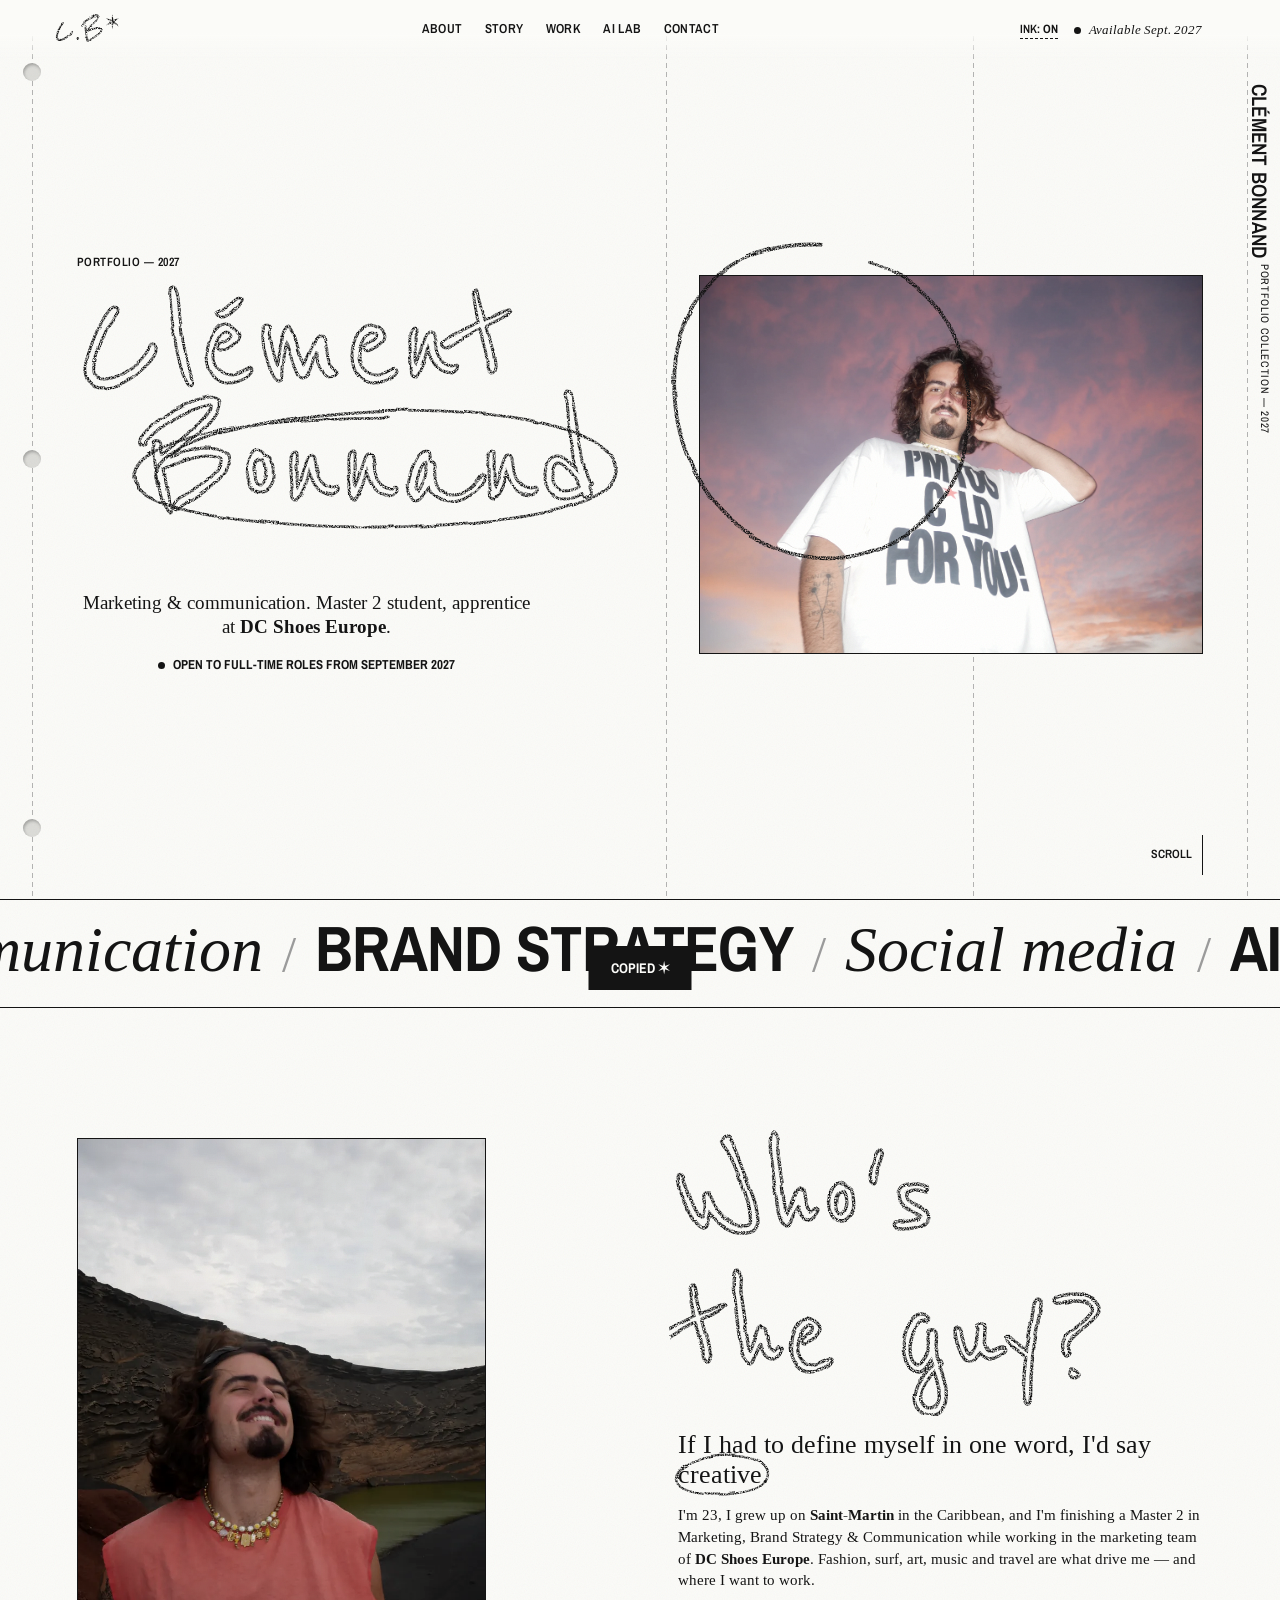
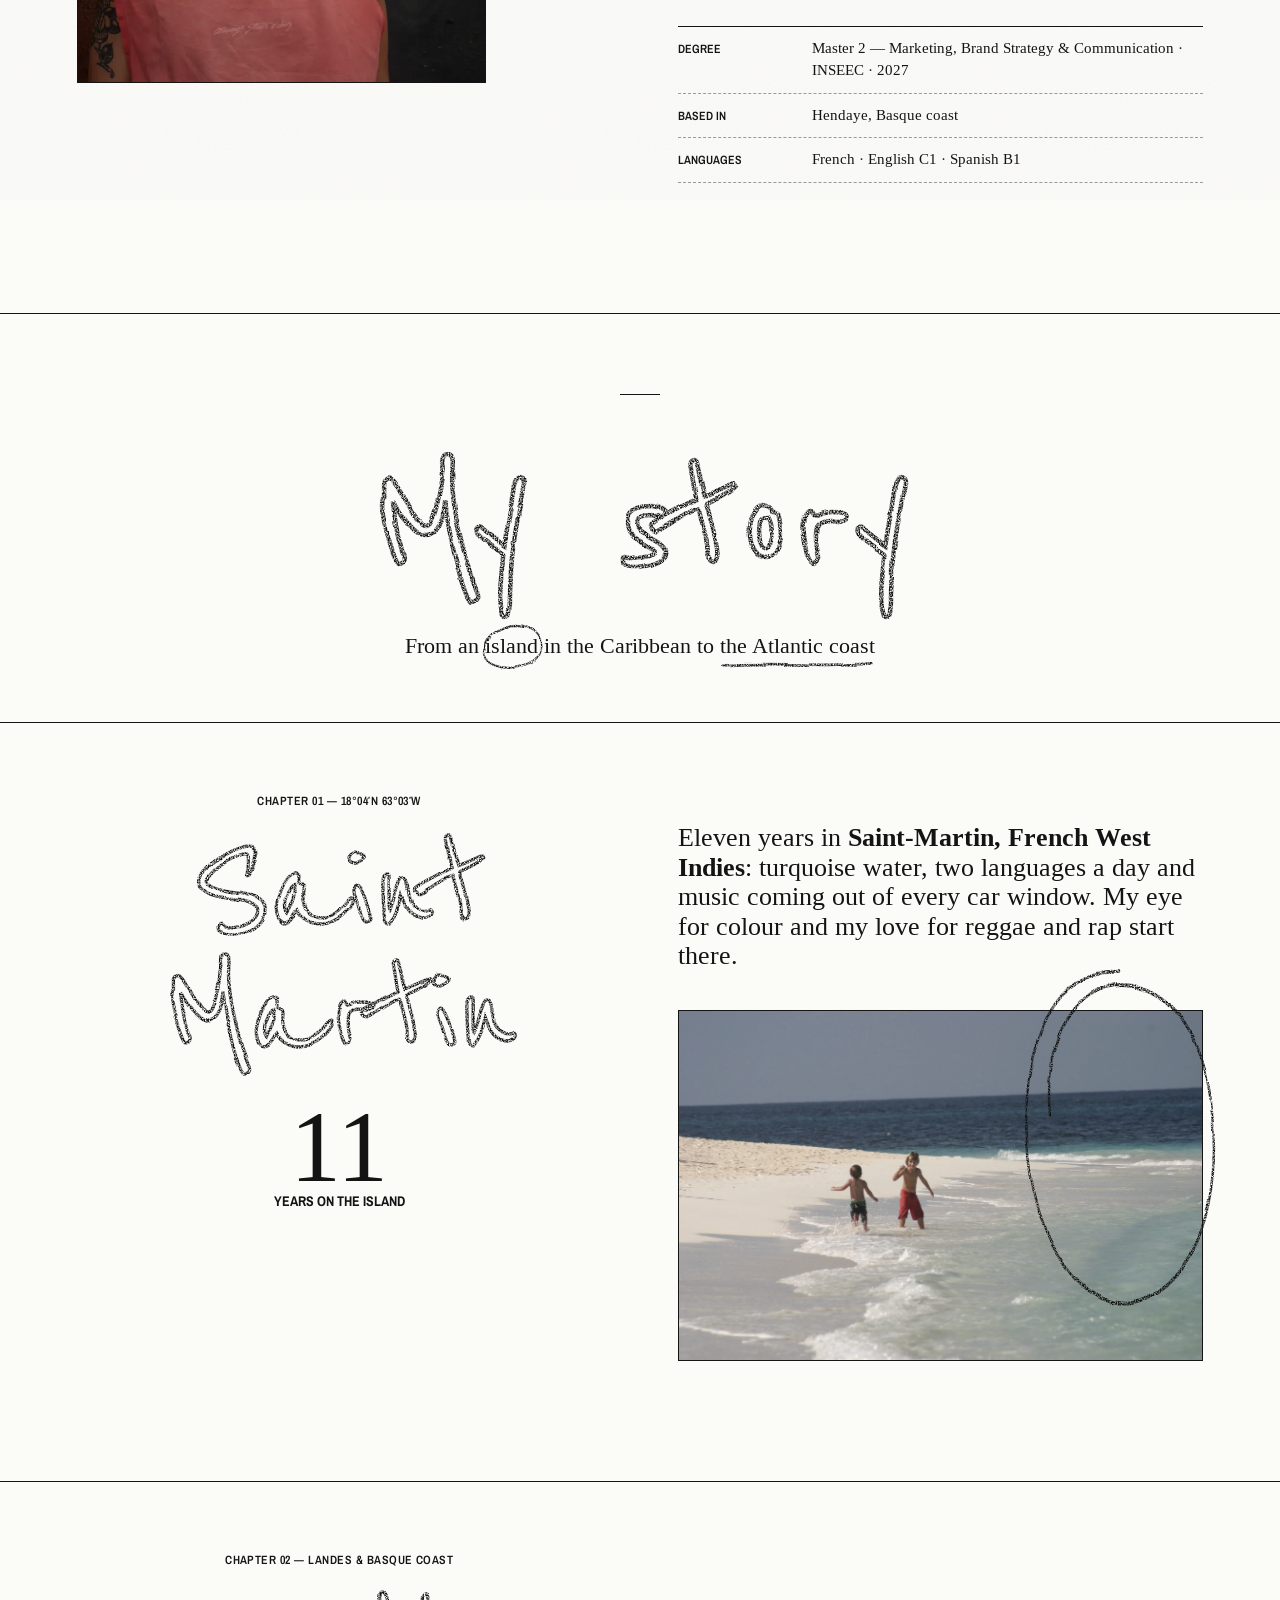
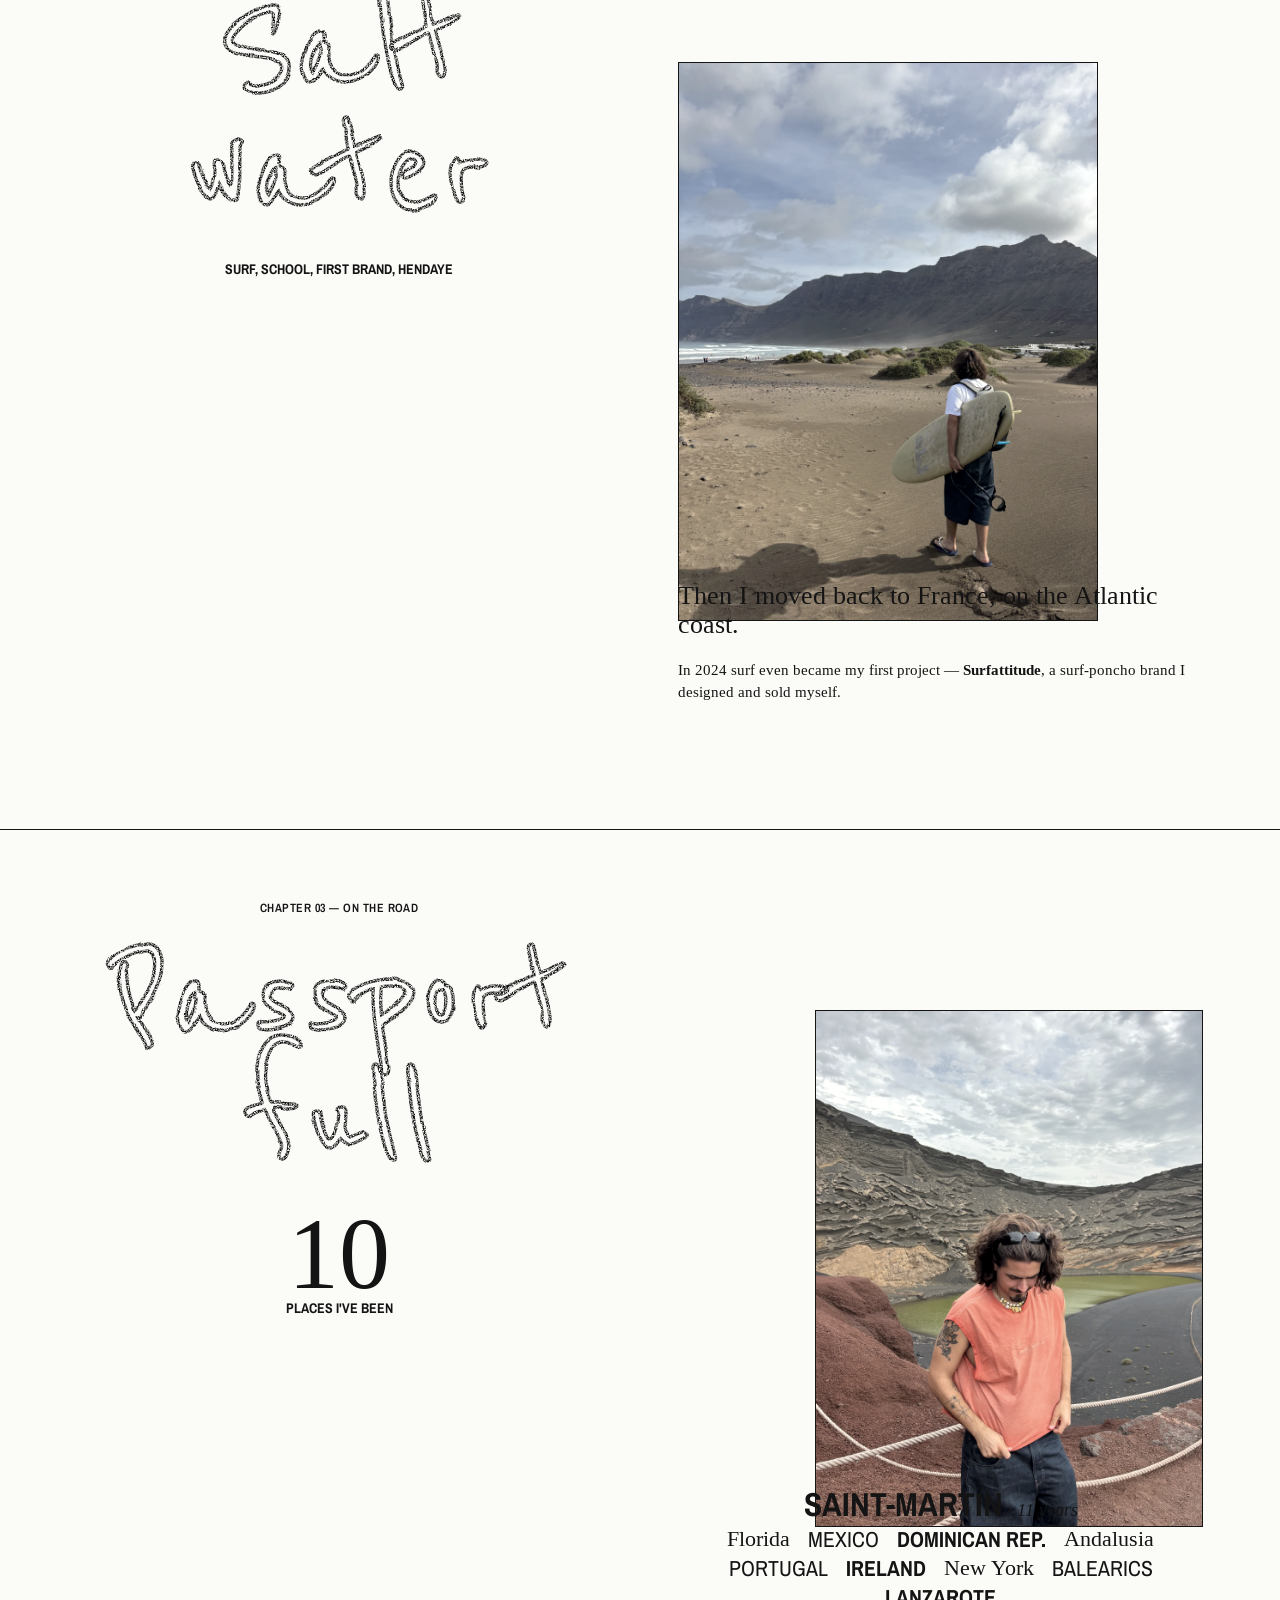
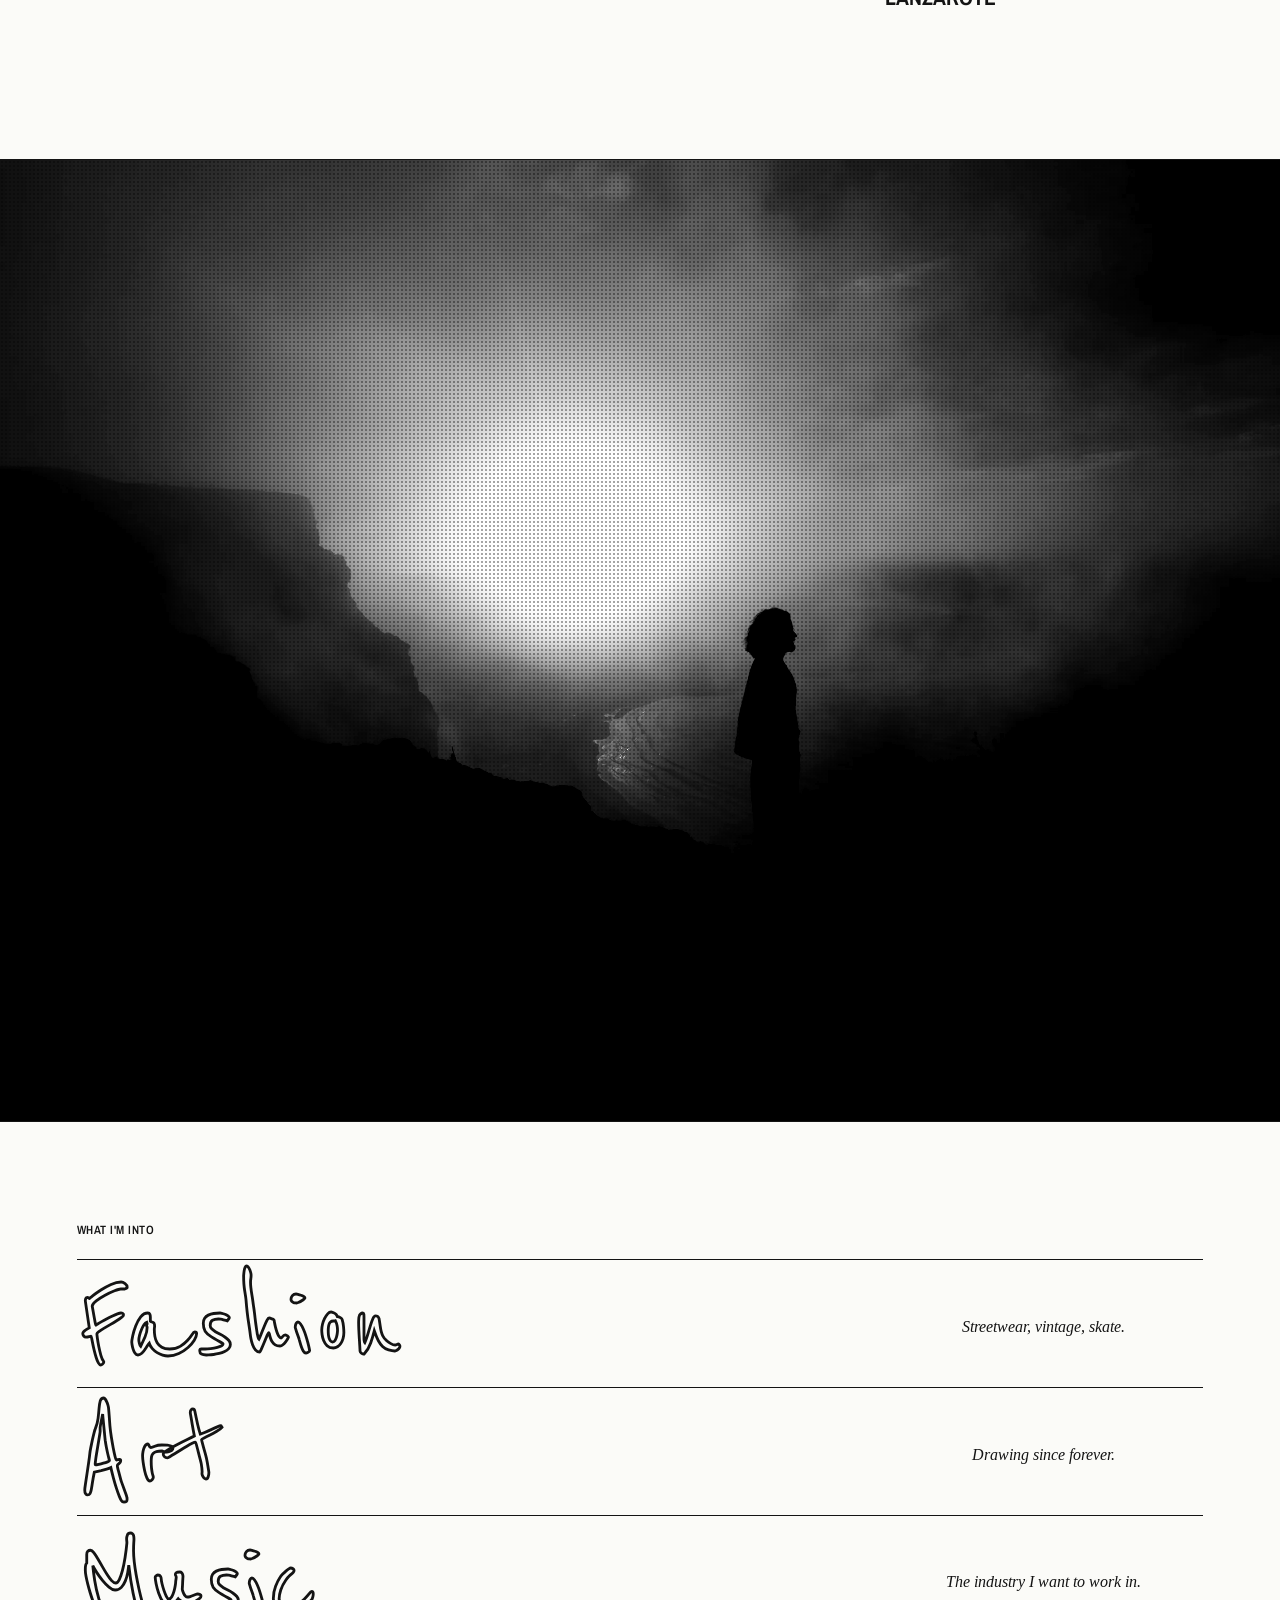
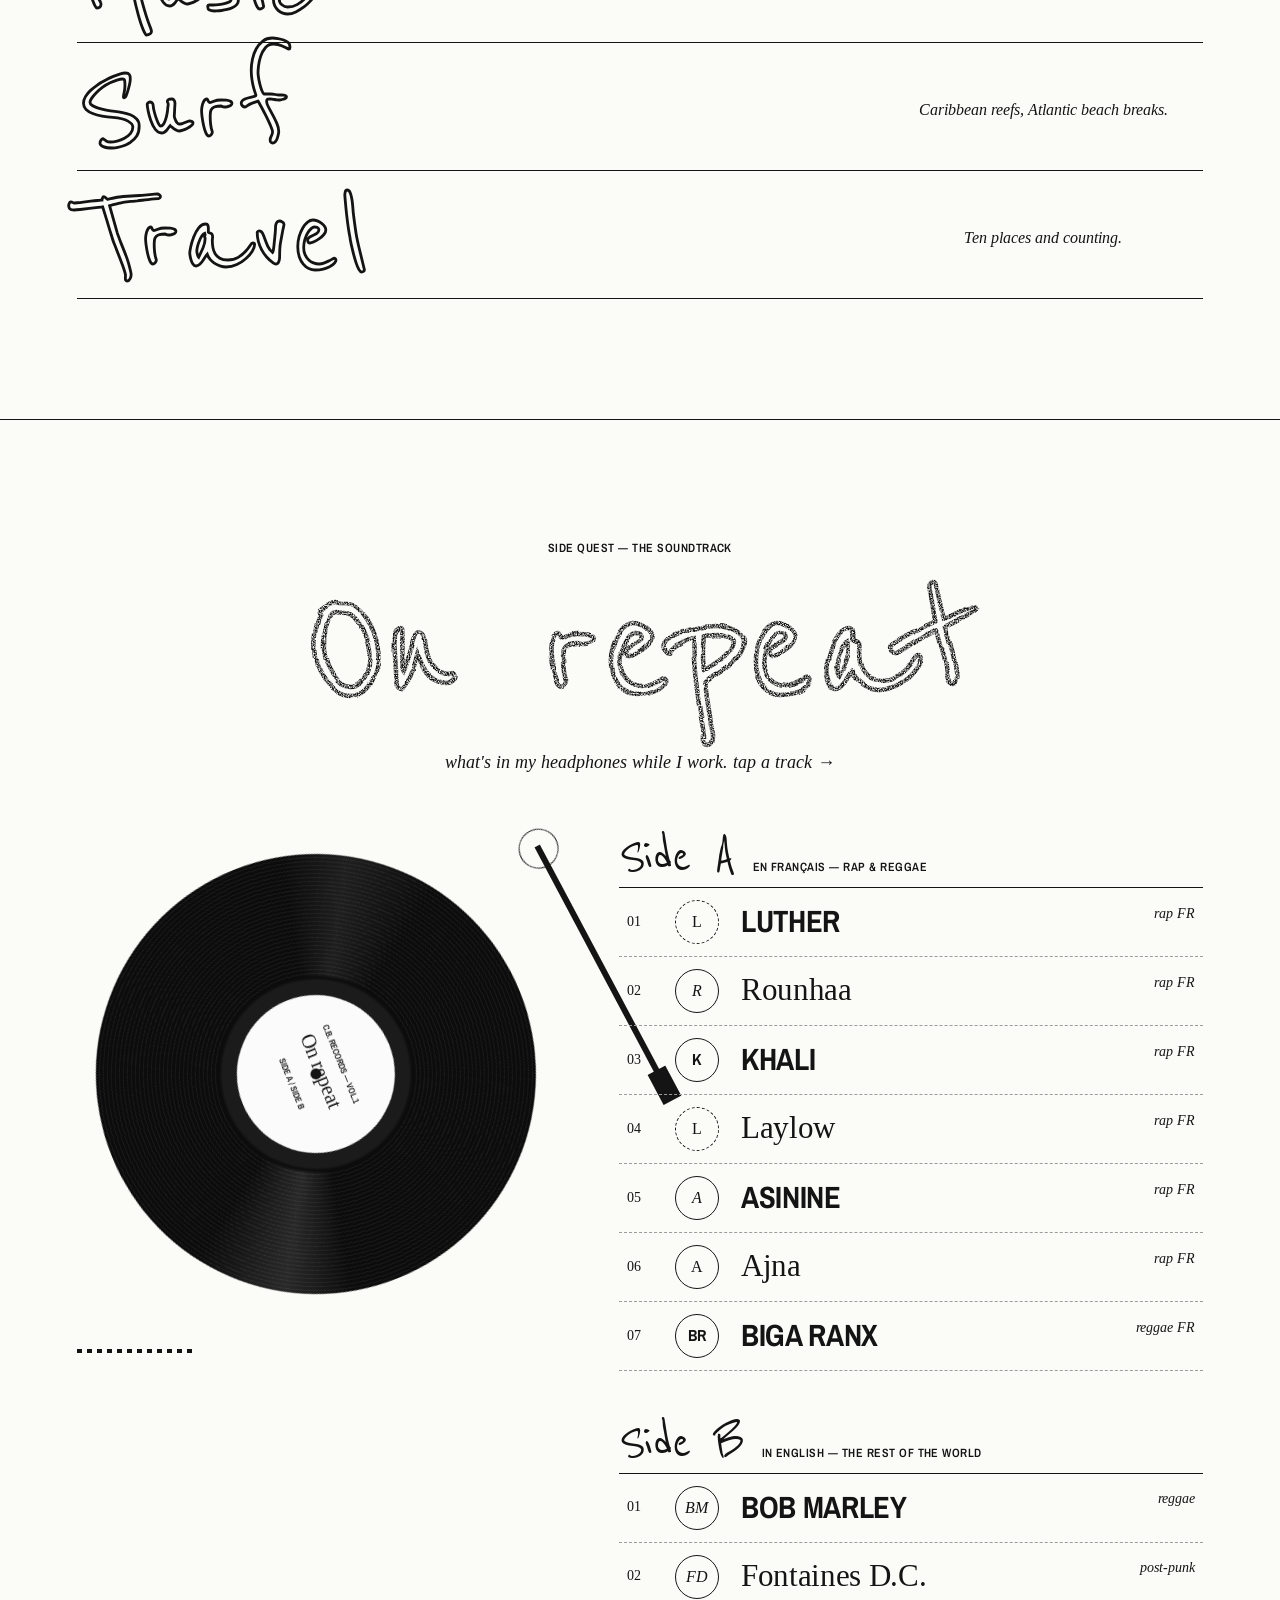
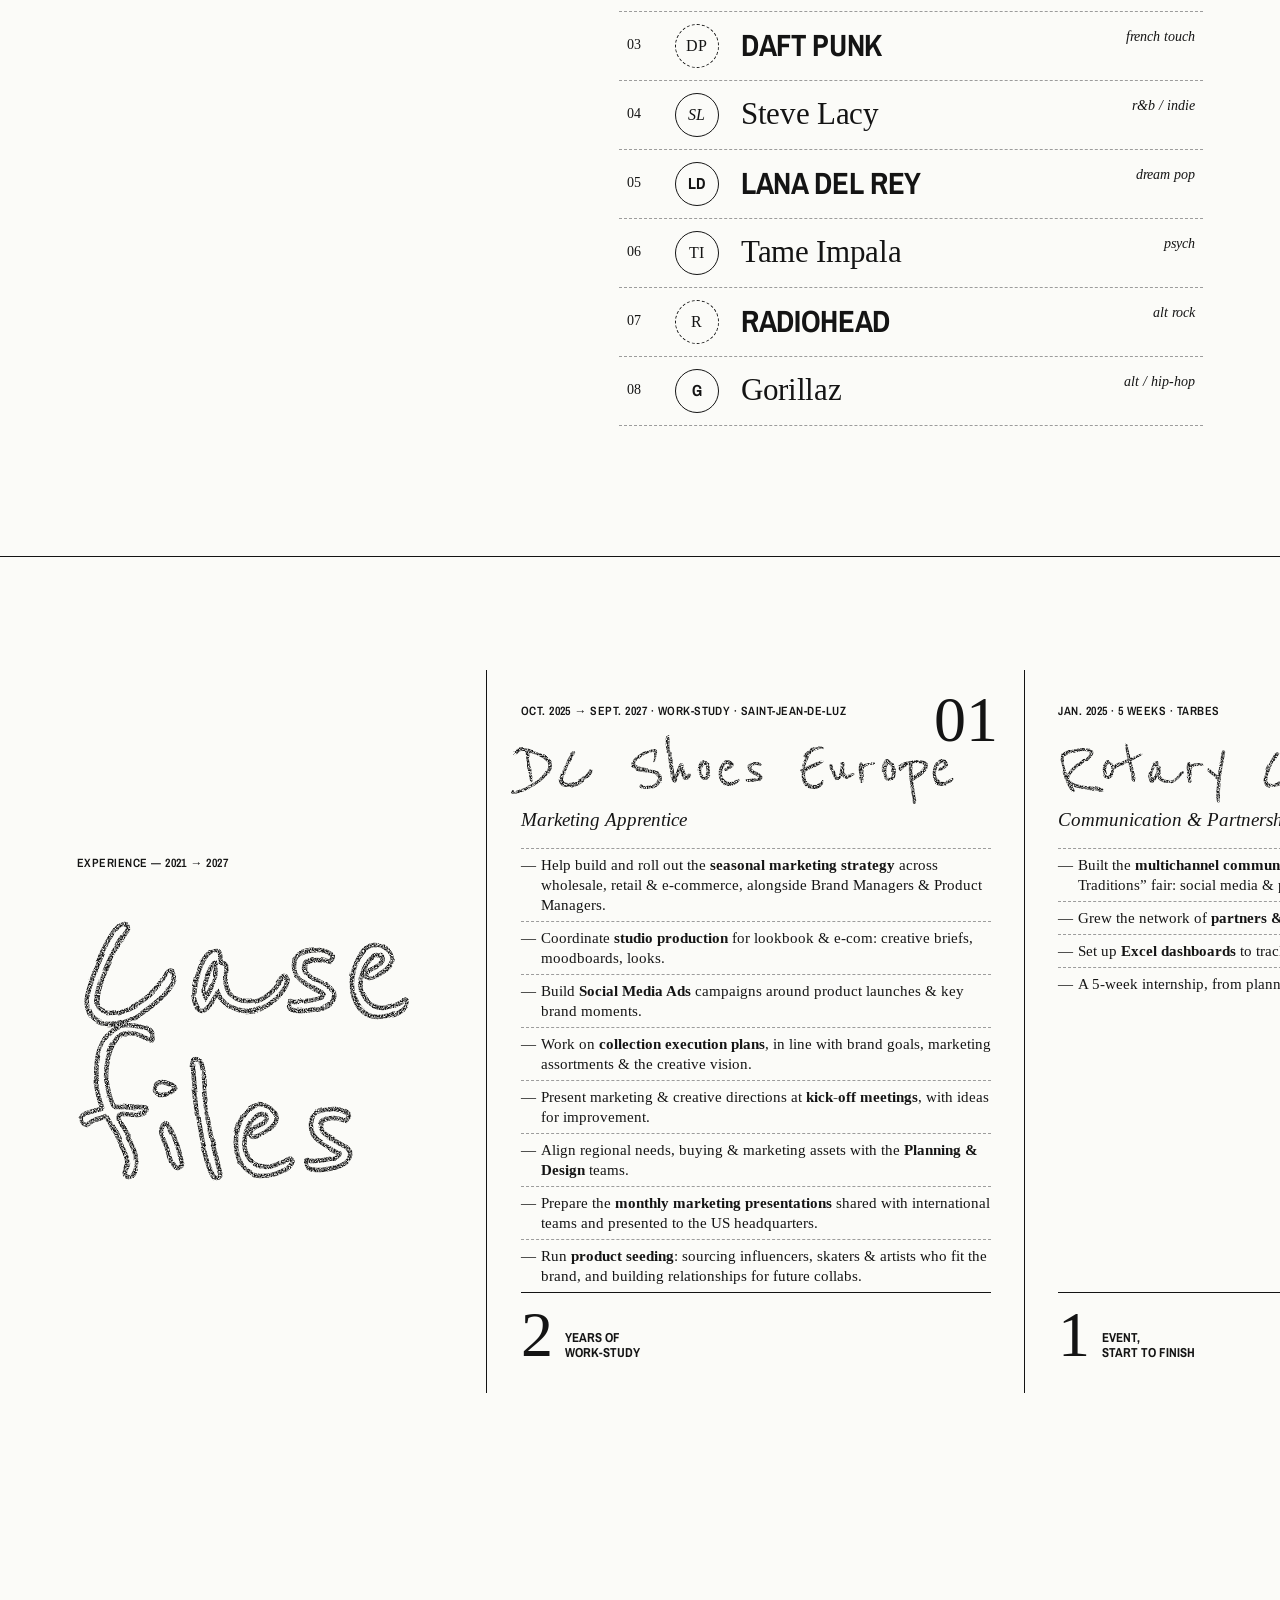
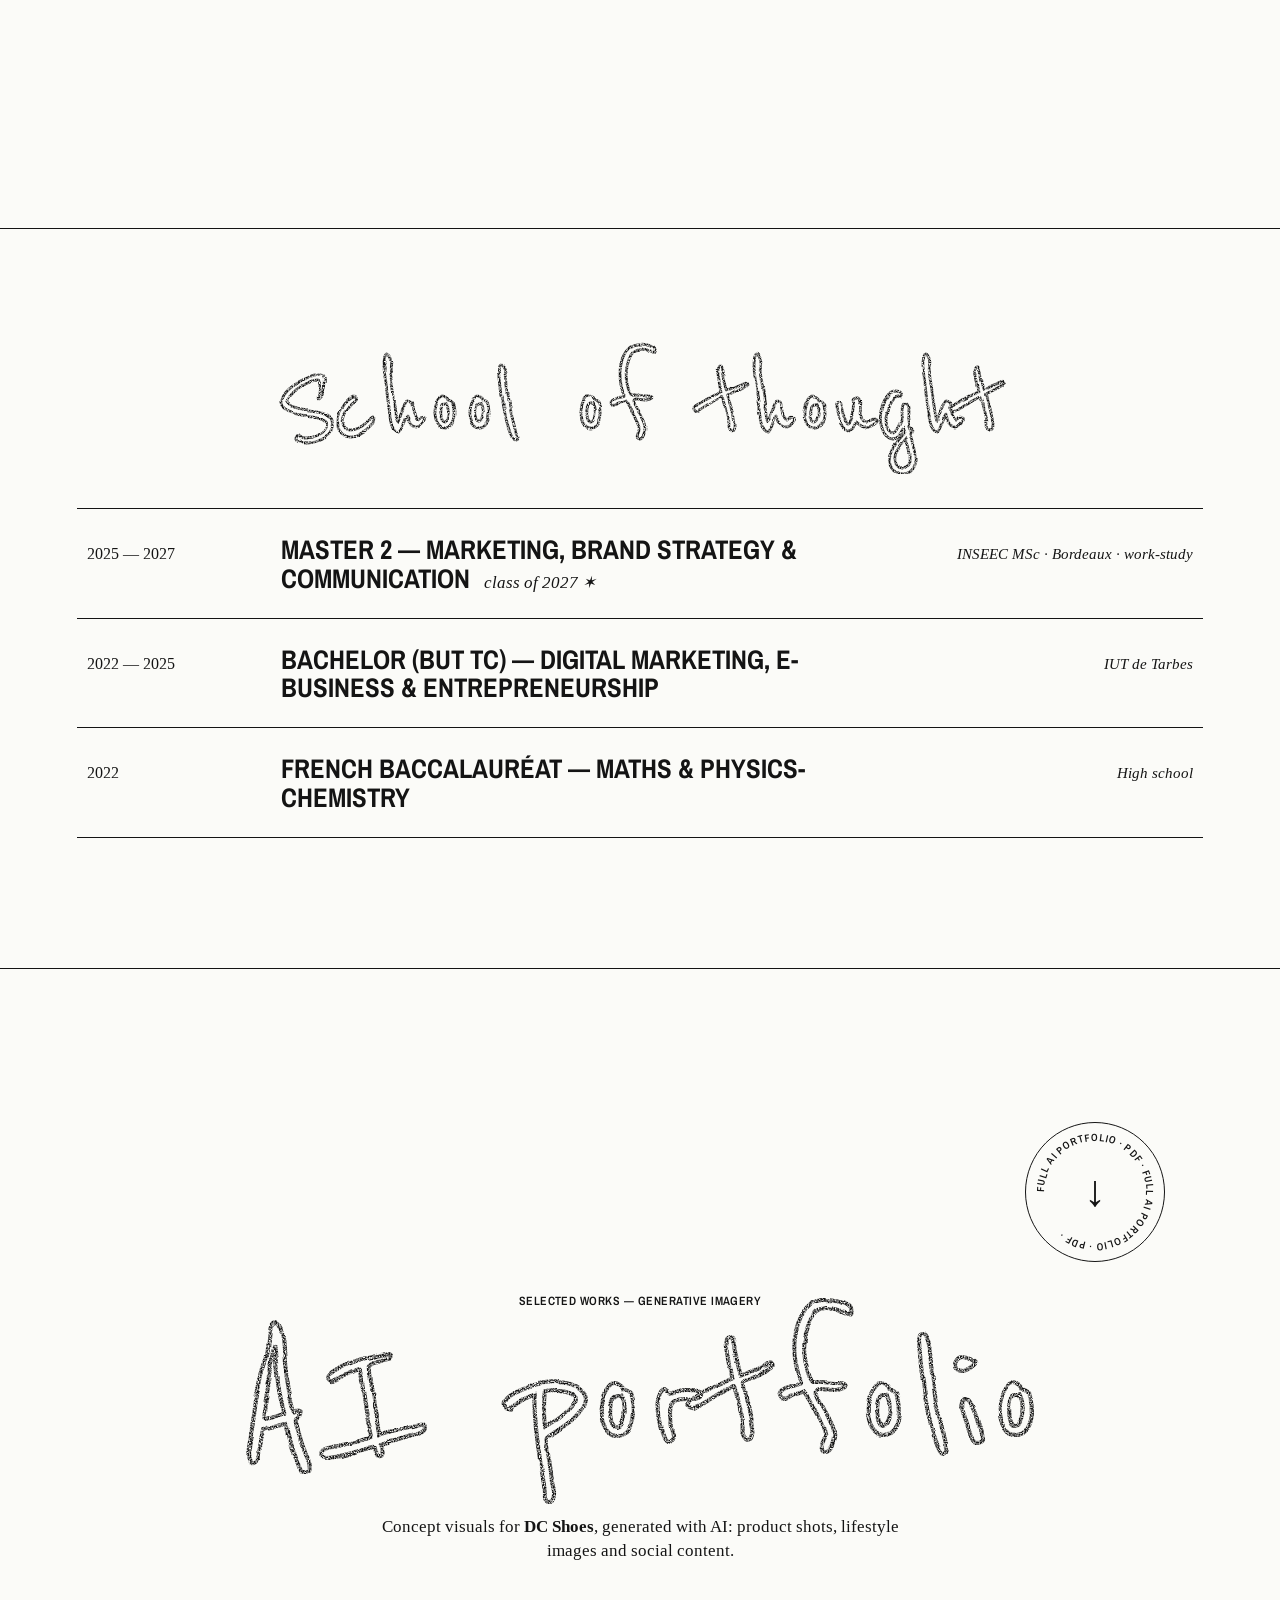
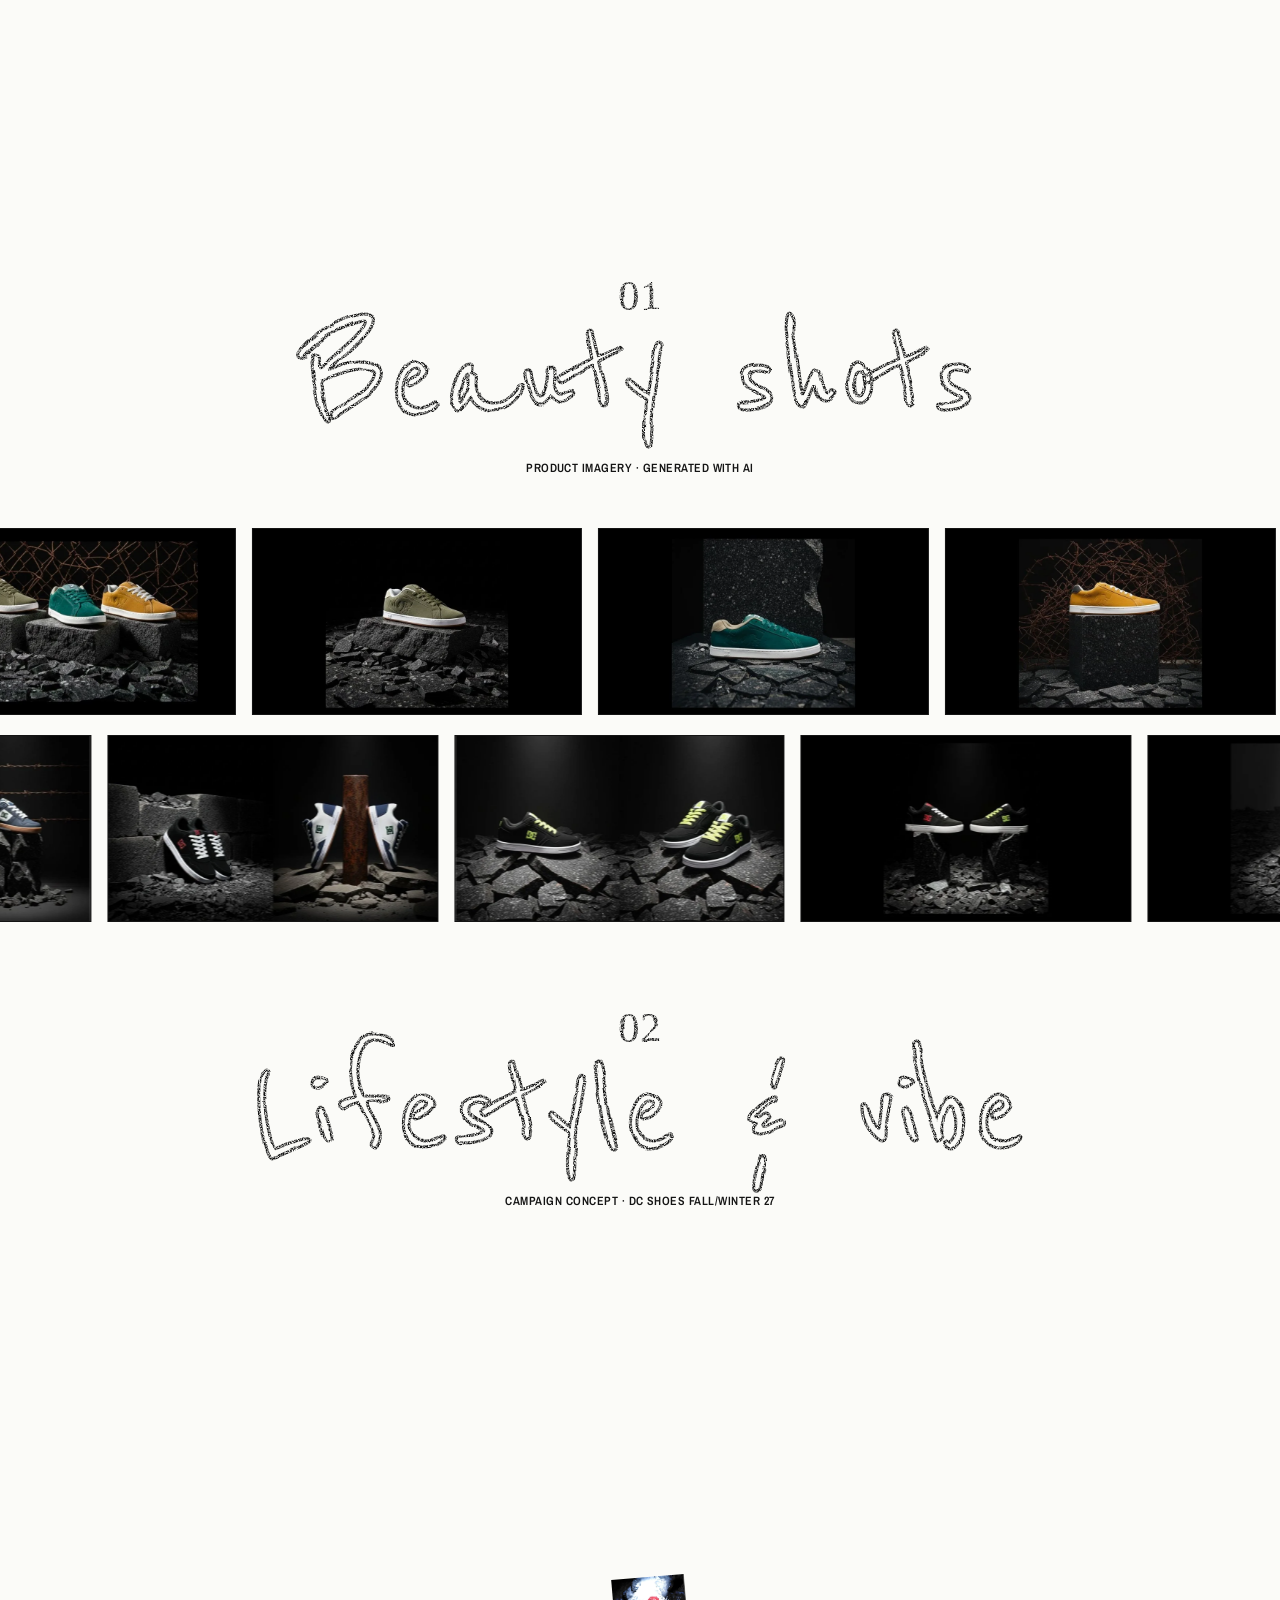
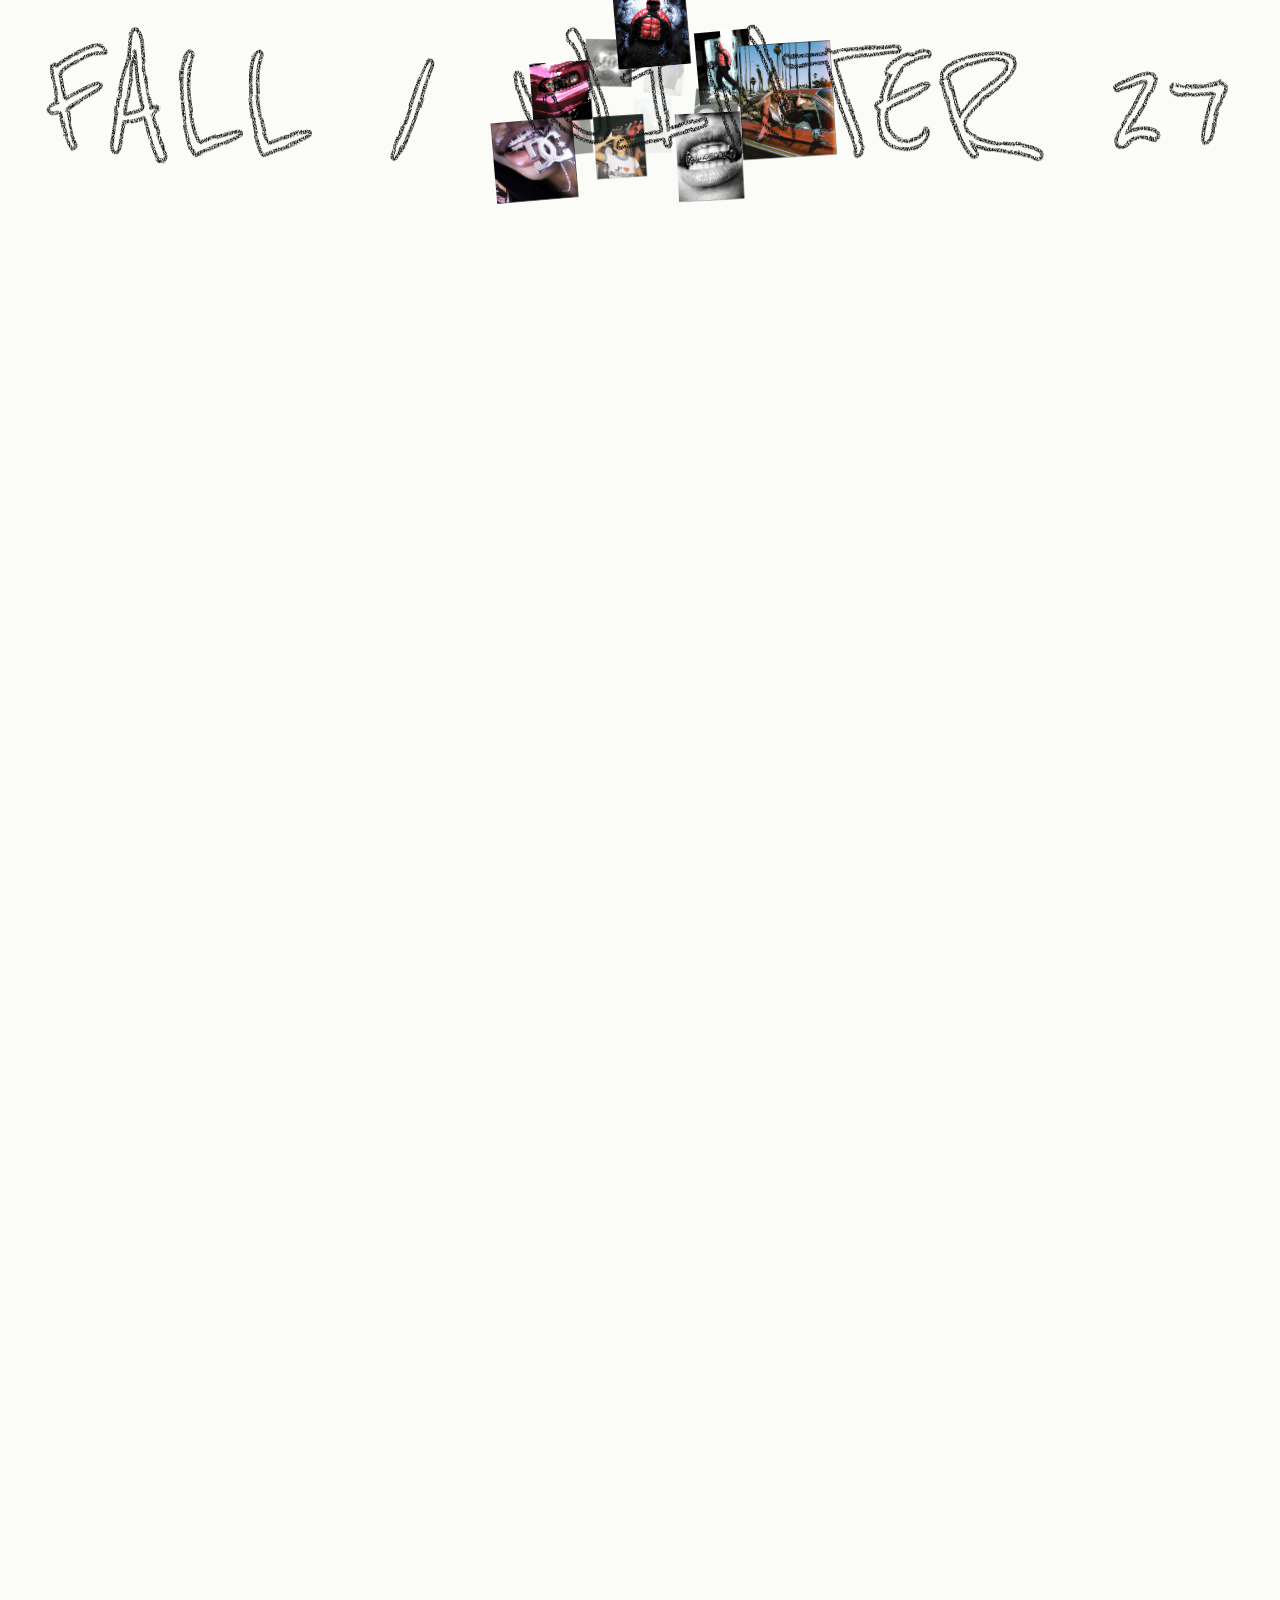
<file: v2/index.html>
<!DOCTYPE html>
<html lang="en">
<head>
<meta charset="utf-8">
<meta name="viewport" content="width=device-width, initial-scale=1">
<title>Clément Bonnand — Marketing, Brand Strategy &amp; Communication</title>
<meta name="description" content="Clément Bonnand, 23 — Master 2 student in Marketing, Brand Strategy &amp; Communication (2027), apprentice at DC Shoes Europe.">
<meta property="og:title" content="Clément Bonnand — Portfolio">
<meta property="og:description" content="Marketing &amp; communication. Open to full-time roles from September 2027.">
<meta property="og:image" content="assets/img/me/sunset-sm.webp">
<meta name="theme-color" content="#fbfbf8">
<link rel="icon" type="image/png" href="../assets/img/favicon.png">
<link rel="preload" href="../assets/fonts/reenie.woff2" as="font" type="font/woff2" crossorigin>
<link rel="stylesheet" href="style.css">
</head>
<body class="is-loading">

<!-- ============ SVG DEFS ============ -->
<svg class="defs" aria-hidden="true" width="0" height="0">
  <defs>
    <filter id="boil" x="-5%" y="-8%" width="110%" height="116%" color-interpolation-filters="sRGB">
      <feTurbulence type="fractalNoise" baseFrequency="0.8" numOctaves="2" seed="3" result="noise"/>
      <feColorMatrix in="noise" type="matrix" values="0 0 0 0 0  0 0 0 0 0  0 0 0 0 0  -2.4 0 0 0 1.85" result="mask"/>
      <feComposite in="SourceGraphic" in2="mask" operator="in" result="tex"/>
      <feTurbulence id="boilTurb" type="fractalNoise" baseFrequency="0.03" numOctaves="2" seed="1" result="warp"/>
      <feDisplacementMap in="tex" in2="warp" scale="4" xChannelSelector="R" yChannelSelector="G"/>
    </filter>
  </defs>
</svg>

<!-- ============ LOADER ============ -->
<div id="loader" aria-hidden="true">
  <div class="loader-inner">
    <p class="loader-hand boil">loading</p>
    <div class="loader-count"><span id="loadNum">00</span></div>
    <div class="loader-words"><span id="loadWord">mixing the ink</span></div>
  </div>
  <svg class="loader-edge" viewBox="0 0 1000 40" preserveAspectRatio="none"><path id="tornPath" d=""/></svg>
</div>

<canvas id="ink" aria-hidden="true"></canvas>
<div id="cursor" aria-hidden="true"><div class="c-dot"></div><div class="c-ring"><span class="c-label"></span></div></div>
<div class="grain" aria-hidden="true"></div>
<div class="guides" aria-hidden="true"><i></i><i></i><i></i><i></i></div>
<div class="holes" aria-hidden="true"><i></i><i></i><i></i></div>
<div class="spine" aria-hidden="true"><b>Clément Bonnand</b><span>portfolio collection — 2027</span></div>

<!-- ============ NAV ============ -->
<header class="nav">
  <a href="#top" class="nav-logo boil" data-cursor="home">C.B<span class="red">✶</span></a>
  <nav class="nav-links" aria-label="Main">
    <a href="#brief" data-scramble>About</a>
    <a href="#story" data-scramble>Story</a>
    <a href="#work" data-scramble>Work</a>
    <a href="#ailab" data-scramble>AI&nbsp;Lab</a>
    <a href="#contact" data-scramble>Contact</a>
  </nav>
  <div class="nav-right">
    <button id="inkToggle" class="ink-toggle" data-cursor="toggle" aria-pressed="true">ink: <b>on</b></button>
    <span class="avail"><i></i>Available Sept. 2027</span>
  </div>
</header>

<main id="top">

<!-- ============ HERO ============ -->
<section class="hero" id="hero">
  <div class="hero-left">
    <p class="type-label hero-kicker">Portfolio — 2027</p>
    <h1 class="hero-name">
      <span class="hn-line boil" data-split>Clément</span>
      <span class="hn-line hn-2"><span class="boil" data-split>Bonnand</span>
        <svg class="scribble-circle hero-circle" viewBox="0 0 400 130" preserveAspectRatio="none"><path d="M40 78 C18 40 140 10 236 12 C336 14 398 40 384 74 C370 110 236 122 142 114 C58 108 6 90 24 60 C42 32 130 18 214 18"/></svg>
      </span>
    </h1>
    <p class="hero-line">Marketing &amp; communication. Master 2 student, apprentice at <b>DC&nbsp;Shoes Europe</b>.</p>
    <p class="hero-avail"><i></i>Open to full-time roles from September 2027</p>
  </div>
  <figure class="hero-photo torn">
    <svg class="loop" viewBox="0 0 300 300" preserveAspectRatio="none" aria-hidden="true"><path d="M150 18 C70 14 22 70 30 150 C38 236 110 288 176 276 C250 262 286 196 270 120 C256 52 196 20 132 30 C80 40 52 84 60 130"/></svg>
    <img src="../assets/img/me/sunset.webp" alt="Clément Bonnand under a pink sunset sky" fetchpriority="high">
  </figure>
  <div class="scroll-cue"><span>scroll</span><i></i></div>
</section>

<!-- ============ MARQUEE ============ -->
<section class="marquee" aria-label="Disciplines">
  <div class="marquee-track" data-marquee>
    <span><em class="c">Marketing</em><i>/</i><em class="s">Communication</em><i>/</i><em class="c">Brand strategy</em><i>/</i><em class="s">Social media</em><i>/</i><em class="c">AI imagery</em><i>/</i><em class="s">Seeding</em><i>/</i></span>
  </div>
</section>

<!-- ============ BRIEF / ABOUT ============ -->
<section class="brief" id="brief">
  <div class="brief-grid">
    <div class="brief-photos">
      <figure class="torn ph-a"><img width="751" height="1000" src="../assets/img/me/laugh-sm.webp" alt="Clément laughing at a volcanic crater" loading="lazy"></figure>
    </div>
    <div class="brief-text">
      <h2 class="brush-lg boil" data-split>Who's<br>the guy?</h2>
      <p class="lead">If I had to define myself in one word, I'd say <span class="circled red-ink">creative<svg viewBox="0 0 120 60" preserveAspectRatio="none"><path d="M14 34 C8 14 50 4 76 6 C108 8 118 24 110 38 C100 54 52 58 26 50 C8 44 6 30 22 20"/></svg></span>.</p>
      <p>I'm 23, I grew up on <b>Saint-Martin</b> in the Caribbean, and I'm finishing a Master 2 in Marketing, Brand Strategy &amp; Communication while working in the marketing team of <b>DC&nbsp;Shoes Europe</b>. Fashion, surf, art, music and travel are what drive me — and where I want to work.</p>
      <ul class="facts">
        <li><span>Degree</span><b>Master 2 — Marketing, Brand Strategy &amp; Communication · INSEEC · 2027</b></li>
        <li><span>Based in</span><b>Hendaye, Basque coast</b></li>
        <li><span>Languages</span><b>French · English C1 · Spanish B1</b></li>
      </ul>
    </div>
  </div>
</section>

<!-- ============ STORY ============ -->
<section class="story" id="story">
  <div class="story-head">
    <span class="dash"></span>
    <h2 class="brush-xl boil" data-split>My story</h2>
    <p class="mb-sub">From an <span class="circled">island<svg viewBox="0 0 120 60" preserveAspectRatio="none"><path d="M14 34 C8 14 50 4 76 6 C108 8 118 24 110 38 C100 54 52 58 26 50 C8 44 6 30 22 20"/></svg></span> in the Caribbean to <span class="underlined">the Atlantic coast<svg viewBox="0 0 200 20" preserveAspectRatio="none"><path d="M4 12 C60 4 120 16 196 8"/></svg></span></p>
  </div>

  <div class="chapter ch-island">
    <div class="ch-sticky">
      <p class="type-label">Chapter 01 — 18°04′N 63°03′W</p>
      <p class="ch-big boil">Saint<br>Martin</p>
      <p class="ch-years"><span class="count" data-count="11">0</span><span class="marker">years on the island</span></p>
    </div>
    <div class="ch-body">
      <p class="lead">Eleven years in <b>Saint-Martin, French West Indies</b>: turquoise water, two languages a day and music coming out of every car window. My eye for colour and my love for reggae and rap start there.</p>
      <figure class="torn island-img"><svg class="loop" viewBox="0 0 300 300" preserveAspectRatio="none" aria-hidden="true"><path d="M150 18 C70 14 22 70 30 150 C38 236 110 288 176 276 C250 262 286 196 270 120 C256 52 196 20 132 30 C80 40 52 84 60 130"/></svg><img width="2200" height="1466" src="../assets/img/me/stmartin.webp" alt="Childhood on a beach in Saint-Martin" loading="lazy"></figure>
      </div>
  </div>

  <div class="chapter ch-coast">
    <div class="ch-sticky">
      <p class="type-label">Chapter 02 — Landes &amp; Basque coast</p>
      <p class="ch-big boil">Salt<br>water</p>
      <p class="ch-years"><span class="marker">surf, school, first brand, Hendaye</span></p>
    </div>
    <div class="ch-body">
      <figure class="torn coast-img"><img width="1800" height="2400" src="../assets/img/me/surf.webp" alt="Clément walking to the waves with his surfboard" loading="lazy"></figure>
      <p class="lead">Then I moved back to France, on the Atlantic coast.</p>
      <p>In 2024 surf even became my first project — <b>Surfattitude</b>, a surf-poncho brand I designed and sold myself.</p>
    </div>
  </div>

  <div class="chapter ch-road">
    <div class="ch-sticky">
      <p class="type-label">Chapter 03 — on the road</p>
      <p class="ch-big boil">Passport<br>full</p>
      <p class="ch-years"><span class="count" data-count="10">0</span><span class="marker">places I've been</span></p>
    </div>
    <div class="ch-body">
      <figure class="torn road-img"><img width="1800" height="2400" src="../assets/img/me/crater.webp" alt="Clément at a volcanic crater lagoon" loading="lazy"></figure>
      <div class="stamp-row" id="stamps">
        <span class="stamp big">Saint-Martin <small>11 years</small></span>
        <span class="stamp">Florida</span><span class="stamp">Mexico</span><span class="stamp">Dominican Rep.</span>
        <span class="stamp">Andalusia</span><span class="stamp">Portugal</span><span class="stamp">Ireland</span>
        <span class="stamp">New York</span><span class="stamp">Balearics</span><span class="stamp">Lanzarote</span>
      </div>
    </div>
  </div>
</section>

<!-- ============ PASSIONS ============ -->
<section class="passions-sec" id="passions-sec">
  <div class="sil">
    <img width="2400" height="1802" src="../assets/img/me/silhouette.webp" alt="" loading="lazy" class="sil-img">
  </div>
  <div class="off-inner">
    <p class="type-label">What I'm into</p>
    <ul class="passions" id="passions">
      <li><span class="p-word">Fashion</span><span class="p-desc">Streetwear, vintage, skate.</span></li>
      <li><span class="p-word">Art</span><span class="p-desc">Drawing since forever.</span></li>
      <li><span class="p-word">Music</span><span class="p-desc">The industry I want to work in.</span></li>
      <li><span class="p-word">Surf</span><span class="p-desc">Caribbean reefs, Atlantic beach breaks.</span></li>
      <li><span class="p-word">Travel</span><span class="p-desc">Ten places and counting.</span></li>
    </ul>
  </div>
</section>

<!-- ============ PLAYLIST ============ -->
<section class="playlist" id="playlist">
  <div class="pl-head">
    <p class="type-label">Side quest — the soundtrack</p>
    <h2 class="brush-xl boil" data-split>On repeat</h2>
    <p class="pl-sub marker">what's in my headphones while I work. tap a track →</p>
  </div>
  <div class="pl-grid">
    <div class="deck">
      <div class="vinyl" id="vinyl">
        <div class="grooves"></div>
        <div class="v-label"><span class="v-small">C.B. records — vol.1</span><span class="v-now" id="vNow">On repeat</span><span class="v-small" id="vSide">side A / side B</span></div>
      </div>
      <div class="arm" id="arm"><i></i></div>
      <div class="eq" id="eq"><i></i><i></i><i></i><i></i><i></i><i></i><i></i><i></i><i></i><i></i><i></i><i></i></div>
    </div>
    <div class="tracks">
      <div class="side">
        <p class="side-title"><span class="brush-sm">Side A</span><span class="type-label">en français — rap &amp; reggae</span></p>
        <ol id="sideA"></ol>
      </div>
      <div class="side">
        <p class="side-title"><span class="brush-sm">Side B</span><span class="type-label">in English — the rest of the world</span></p>
        <ol id="sideB"></ol>
      </div>
    </div>
  </div>
</section>

<!-- ============ WORK (horizontal) ============ -->
<section class="work" id="work">
  <div class="work-pin">
    <div class="work-track">
      <div class="work-intro">
        <p class="type-label">Experience — 2021 → 2027</p>
        <h2 class="brush-xl boil">Case<br>files</h2>
      </div>

      <article class="case">
        <span class="tape"></span>
        <div class="case-num">01</div>
        <p class="type-label">Oct. 2025 → Sept. 2027 · Work-study · Saint-Jean-de-Luz</p>
        <h3 class="case-co boil">DC Shoes Europe</h3>
        <p class="case-role">Marketing Apprentice</p>
        <ul>
          <li>Help build and roll out the <b>seasonal marketing strategy</b> across wholesale, retail &amp; e-commerce, alongside Brand Managers &amp; Product Managers.</li>
          <li>Coordinate <b>studio production</b> for lookbook &amp; e-com: creative briefs, moodboards, looks.</li>
          <li>Build <b>Social Media Ads</b> campaigns around product launches &amp; key brand moments.</li>
          <li>Work on <b>collection execution plans</b>, in line with brand goals, marketing assortments &amp; the creative vision.</li>
          <li>Present marketing &amp; creative directions at <b>kick-off meetings</b>, with ideas for improvement.</li>
          <li>Align regional needs, buying &amp; marketing assets with the <b>Planning &amp; Design</b> teams.</li>
          <li>Prepare the <b>monthly marketing presentations</b> shared with international teams and presented to the US headquarters.</li>
          <li>Run <b>product seeding</b>: sourcing influencers, skaters &amp; artists who fit the brand, and building relationships for future collabs.</li>
        </ul>
        <div class="case-stat"><span class="big">2</span><span class="marker">years of<br>work-study</span></div>
      </article>

      <article class="case case-alt">
        <span class="tape"></span>
        <div class="case-num">02</div>
        <p class="type-label">Jan. 2025 · 5 weeks · Tarbes</p>
        <h3 class="case-co boil">Rotary Club</h3>
        <p class="case-role">Communication &amp; Partnerships Intern</p>
        <ul>
          <li>Built the <b>multichannel communication plan</b> for the “Vins, Terroir et Traditions” fair: social media &amp; print.</li>
          <li>Grew the network of <b>partners &amp; exhibitors</b> for the event.</li>
          <li>Set up <b>Excel dashboards</b> to track accounting &amp; cash flow.</li>
          <li>A 5-week internship, from planning to event day.</li>
        </ul>
        <div class="case-stat"><span class="big">1</span><span class="marker">event,<br>start to finish</span></div>
      </article>

      <article class="case case-pink">
        <span class="tape"></span>
        <div class="case-num">03</div>
        <p class="type-label">Apr. → Dec. 2024 · Founder · Landes</p>
        <h3 class="case-co boil">Surfattitude</h3>
        <p class="case-role">My own surf-poncho brand</p>
        <ul>
          <li>Designed a <b>300-piece collection</b> of surf ponchos, from creative idea to production, working directly with the factory (quality, lead times, technical constraints).</li>
          <li>Led a <b>direct-to-consumer launch</b>, starting with sales on the Landes markets with on-brand visual merchandising.</li>
          <li>Built &amp; ran the <b>Shopify store</b> (structure, product pages, customer journey) with Instagram-to-shop journeys to drive traffic.</li>
          <li>Grew awareness through <b>surf-influencer collabs</b>, giveaways &amp; targeted social activations.</li>
          <li>Handled everything else: <b>orders, shipping, customer service, stock</b> &amp; logistics.</li>
          <li>Ran Instagram end to end: content, editorial line, community.</li>
        </ul>
        <div class="case-stat"><span class="big">300</span><span class="marker">ponchos.<br>zero → one.</span></div>
      </article>

      <article class="case">
        <span class="tape"></span>
        <div class="case-num">04</div>
        <p class="type-label">Jan. 2023 &amp; Apr. → May 2024 · Saint-Jean-de-Luz</p>
        <h3 class="case-co boil">DC Shoes</h3>
        <p class="case-role">Marketing &amp; Product Intern</p>
        <ul>
          <li><b>Marketing intern (2024)</b>: created promotional materials &amp; sales tools.</li>
          <li>Co-presented creative &amp; marketing directions and assortments with Brand &amp; Product Managers.</li>
          <li>Animated collections on <b>social media &amp; through seeding</b>.</li>
          <li>Tracked <b>KPIs by channel</b> for the region and suggested action plans to hit targets.</li>
          <li><b>Assistant Product Manager intern (2023)</b>: competitive analysis &amp; recommendations — brand presentations, seasonal ranges, special projects.</li>
          <li>Helped organise collection presentations at the <b>DC Showroom</b> and built sales tools (Elastic Suite, PLM).</li>
          <li>Analysed sales figures and worked with the sales force, planning &amp; samples teams.</li>
        </ul>
        <div class="case-stat"><span class="big">2</span><span class="marker">internships<br>before the job</span></div>
      </article>

      <article class="case">
        <span class="tape"></span>
        <div class="case-num">05</div>
        <p class="type-label">Summers 2021 → 2025</p>
        <h3 class="case-co boil">Summer jobs</h3>
        <p class="case-role">Southwest (sales) · Hendaye town hall</p>
        <ul>
          <li><b>Southwest</b> (clothing store, Saint-Jean-de-Luz) — sales, customer advice, visual merchandising, restocking &amp; sales events.</li>
          <li><b>Hendaye town hall</b> (2021) — seasonal municipal agent.</li>
        </ul>
        <div class="case-stat"><span class="big">4</span><span class="marker">summers<br>at work</span></div>
      </article>
    </div>
  </div>
</section>

<!-- ============ EDUCATION ============ -->
<section class="school" id="school">
  <h2 class="brush-md boil" data-split>School of thought</h2>
  <ol class="school-list">
    <li class="hl">
      <span class="yr">2025 — 2027</span>
      <span class="deg">Master 2 — Marketing, Brand Strategy &amp; Communication <em class="marker">class of 2027 ✶</em></span>
      <span class="sch">INSEEC MSc · Bordeaux · work-study</span>
    </li>
    <li>
      <span class="yr">2022 — 2025</span>
      <span class="deg">Bachelor (BUT TC) — Digital Marketing, E-business &amp; Entrepreneurship</span>
      <span class="sch">IUT de Tarbes</span>
    </li>
    <li>
      <span class="yr">2022</span>
      <span class="deg">French Baccalauréat — Maths &amp; Physics-Chemistry</span>
      <span class="sch">High school</span>
    </li>
  </ol>
</section>

<!-- ============ AI LAB ============ -->
<section class="ailab" id="ailab">
  <div class="ai-hero">
    <p class="type-label">Selected works — generative imagery</p>
    <h2 class="sr-only">AI Portfolio</h2>
    <p class="ai-title chap-hand boil" aria-hidden="true">AI portfolio</p>
    <p class="ai-intro">Concept visuals for <b>DC Shoes</b>, generated with AI: product shots, lifestyle images and social content.</p>
    <a class="sticker" href="../assets/Clement-Bonnand-AI-Portfolio.pdf" target="_blank" rel="noopener" data-cursor="open">
      <svg viewBox="0 0 200 200"><defs><path id="circ" d="M100,100 m-74,0 a74,74 0 1,1 148,0 a74,74 0 1,1 -148,0"/></defs><text><textPath href="#circ">full ai portfolio · pdf · full ai portfolio · pdf ·</textPath></text></svg>
      <span>↓</span>
    </a>
  </div>

  <!-- 01 beauty -->
  <div class="ai-chapter">
    <h3 class="chap-title chap-hand boil"><span class="chap-n">01</span>Beauty shots</h3>
    <p class="chap-sub type-label">Product imagery · generated with AI</p>
  </div>
  <div class="belt" data-belt="1"><div class="belt-track" id="belt1"></div></div>
  <div class="belt" data-belt="-1"><div class="belt-track" id="belt2"></div></div>

  <!-- 02 lifestyle: fly-through -->
  <div class="ai-chapter">
    <h3 class="chap-title chap-hand boil"><span class="chap-n">02</span>Lifestyle &amp; vibe</h3>
    <p class="chap-sub type-label">Campaign concept · DC Shoes Fall/Winter 27</p>
  </div>
  <div class="tunnel" id="tunnel">
    <div class="tunnel-stage" id="tunnelStage">
      <p class="tunnel-word boil">FALL / WINTER 27</p>
    </div>
  </div>

  <!-- 03 social -->
  <div class="ai-chapter">
    <h3 class="chap-title chap-hand boil"><span class="chap-n">03</span>Social media</h3>
    <p class="chap-sub type-label">Instagram stories, posts &amp; profile</p>
  </div>
  <div class="phones" id="phones"></div>
</section>

<!-- ============ SKILLS (physics) ============ -->
<section class="skills" id="skills">
  <div class="skills-head">
    <h2 class="brush-md boil" data-split>Toolbox</h2>
    <p class="marker">grab them. throw them. they don't break.</p>
  </div>
  <div class="pit" id="pit" data-cursor="throw">
    <noscript><p>Marketing · Communication · Seasonal marketing · Event marketing · Photo shoots · Social media ads · AI imagery · Shopify · Data analysis · Seeding · Artist relations</p></noscript>
  </div>
</section>

<!-- ============ CONTACT ============ -->
<section class="contact" id="contact">
  <p class="type-label">Next chapter — September 2027</p>
  <h2 class="contact-big boil" id="repel" aria-label="Let's make noise">Let's make noise</h2>
  <p class="contact-copy">Master 2 in September 2027 — looking for a <b>full-time role</b> in marketing &amp; communication, ideally in music, fashion or sport.</p>
  <div class="contact-links">
    <button class="mail" id="mail" data-cursor="copy" data-mail="clementbonnand1@gmail.com">clementbonnand1@gmail.com</button>
    <div class="contact-row">
      <a class="pill" href="mailto:clementbonnand1@gmail.com" data-magnetic>Email me</a>
      <a class="pill pill-dark" href="https://www.linkedin.com/in/cl%C3%A9ment-bonnand-44ab68271/" target="_blank" rel="noopener" data-magnetic>LinkedIn ↗</a>
      <a class="pill pill-pink" href="../assets/Clement-Bonnand-AI-Portfolio.pdf" target="_blank" rel="noopener" data-magnetic>AI portfolio (PDF)</a>
    </div>
  </div>
  <p class="thanks boil">thank you</p>
  <footer class="foot">
    <span>© 2026 Clément Bonnand</span>
    <a href="../">see version 01 ↗</a>
    <a href="#top" data-scramble>back to top ↑</a>
  </footer>
</section>

</main>

<div class="lightbox" id="lightbox" aria-hidden="true">
  <button class="lb-close" aria-label="Close">close ✕</button>
  <button class="lb-prev" aria-label="Previous">←</button>
  <img alt="">
  <button class="lb-next" aria-label="Next">→</button>
  <p class="lb-count type-label"></p>
</div>
<div class="toast" id="toast">copied ✶</div>

<script src="../assets/js/vendor/gsap.min.js"></script>
<script src="../assets/js/vendor/ScrollTrigger.min.js"></script>
<script src="../assets/js/vendor/SplitText.min.js"></script>
<script src="../assets/js/vendor/Draggable.min.js"></script>
<script src="../assets/js/vendor/InertiaPlugin.min.js"></script>
<script src="../assets/js/vendor/lenis.min.js"></script>
<script src="../assets/js/vendor/matter.min.js"></script>
<script src="main.js"></script>
</body>
</html>
</file>
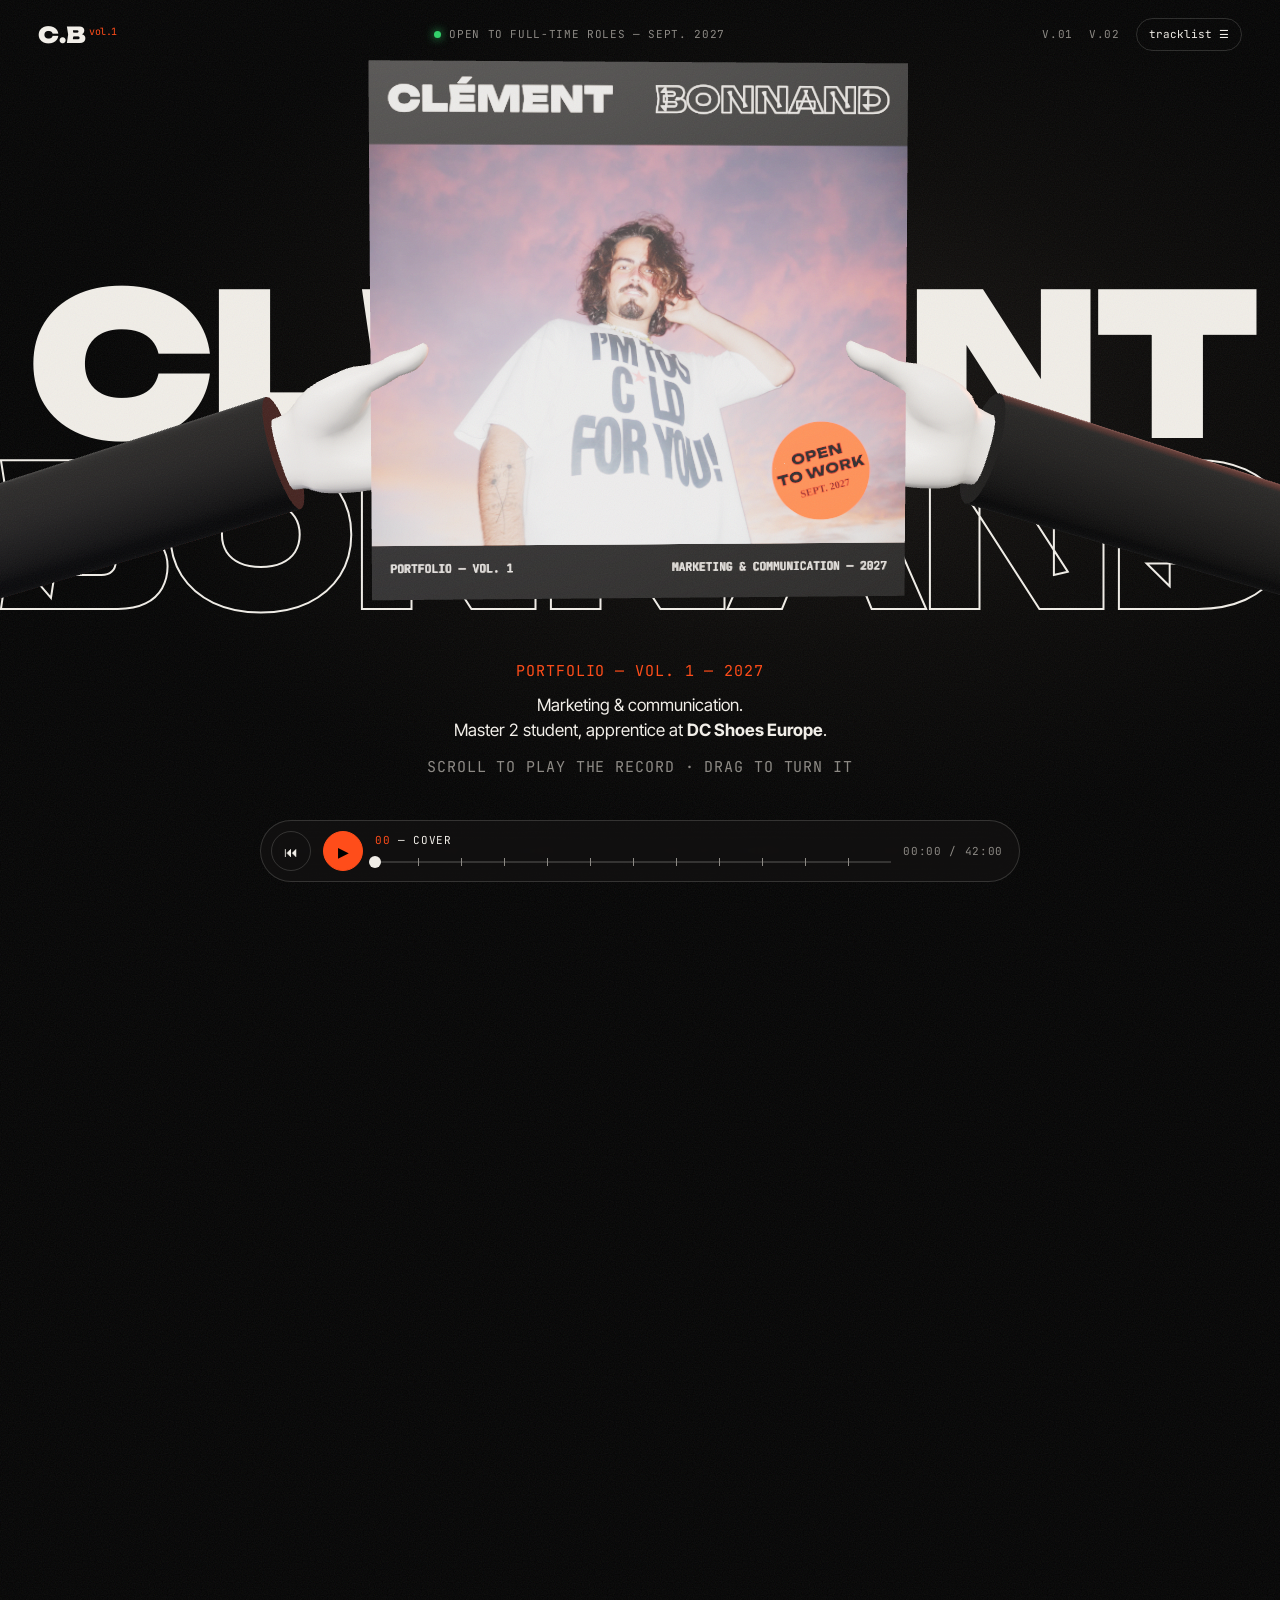
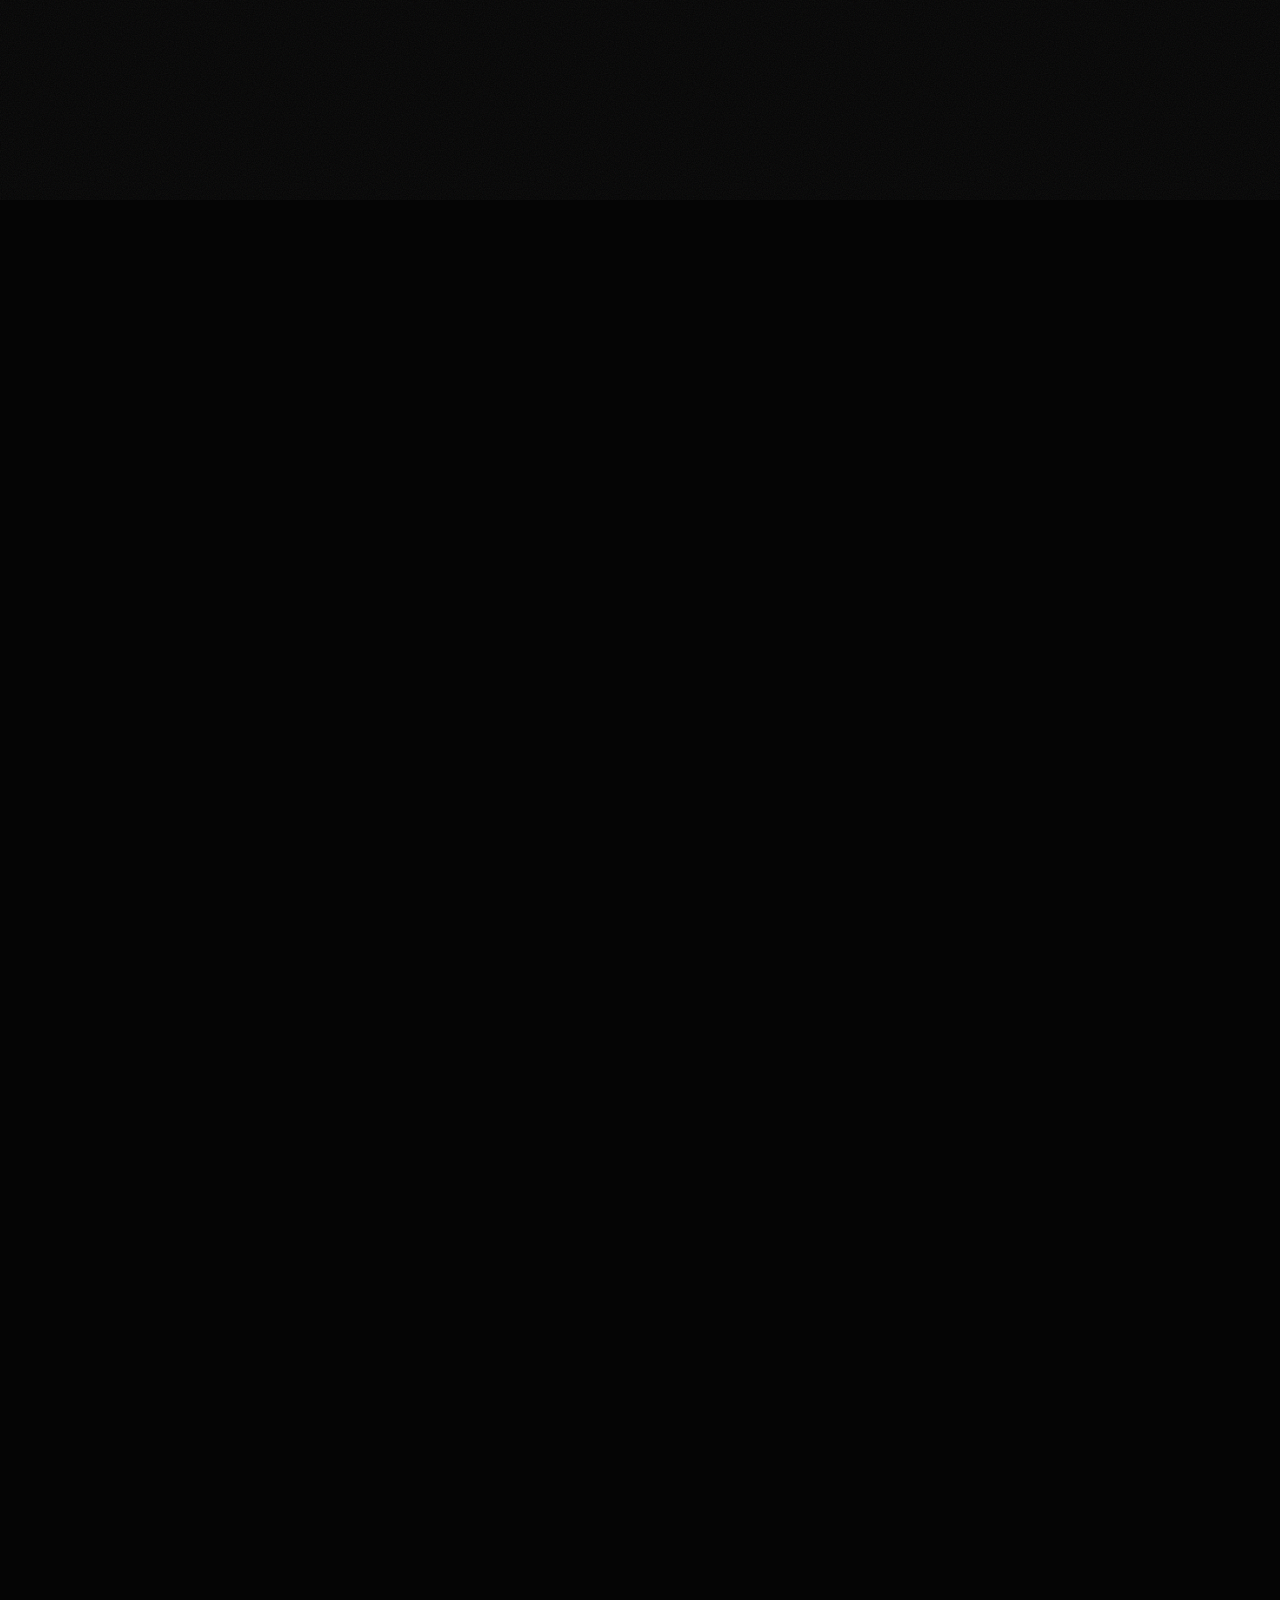
<file: v3/index.html>
<!DOCTYPE html>
<html lang="en">
<head>
<meta charset="utf-8">
<meta name="viewport" content="width=device-width, initial-scale=1">
<title>Clément Bonnand — Portfolio Vol. 1</title>
<meta name="description" content="Clément Bonnand, 23 — Master 2 student in Marketing, Brand Strategy &amp; Communication (2027), apprentice at DC Shoes Europe. An interactive record.">
<meta property="og:title" content="Clément Bonnand — Portfolio Vol. 1">
<meta property="og:description" content="Marketing &amp; communication. Open to full-time roles from September 2027.">
<meta property="og:image" content="../assets/img/me/sunset-sm.webp">
<meta name="theme-color" content="#050505">
<link rel="icon" type="image/png" href="../assets/img/favicon.png">
<link rel="preload" href="../assets/fonts/unbounded-900.woff2" as="font" type="font/woff2" crossorigin>
<link rel="stylesheet" href="style.css">
<script type="importmap">{"imports":{"three":"./vendor/three.module.js","three/addons/":"./vendor/addons/"}}</script>
</head>
<body class="is-loading">

<div id="loader">
  <div class="ld-disc"><i></i></div>
  <p class="ld-num"><span id="ldNum">0</span>%</p>
  <p class="ld-txt mono">dropping the needle</p>
</div>

<div class="bg" aria-hidden="true"></div>
<div class="hero-name" aria-hidden="true"><span>Clément</span><span>Bonnand</span></div>
<canvas id="gl" aria-label="Interactive 3D record held by two hands"></canvas>
<div class="grain" aria-hidden="true"></div>

<header class="top">
  <a class="logo" href="#" data-go="0">C.B<sup>vol.1</sup></a>
  <p class="top-mid mono"><span class="dot"></span>open to full-time roles — sept. 2027</p>
  <nav class="top-links mono"><a href="../">v.01</a><a href="../v2/">v.02</a><button id="tlBtn">tracklist ☰</button></nav>
</header>

<main class="panels">
  <!-- 00 -->
  <article class="ch ch-hero" data-i="0">
    <p class="mono k">Portfolio — Vol. 1 — 2027</p>
    <p class="hero-line">Marketing &amp; communication.<br>Master 2 student, apprentice at <b>DC&nbsp;Shoes Europe</b>.</p>
    <p class="mono hint">scroll to play the record · drag to turn it</p>
  </article>

  <!-- 01 -->
  <article class="ch" data-i="1">
    <p class="mono k">Track 01 — Who's the guy</p>
    <h2>If I had to define myself in one word: <em>creative.</em></h2>
    <p>I'm 23, I grew up on <b>Saint-Martin</b> in the Caribbean, and I'm finishing a Master 2 in Marketing, Brand Strategy &amp; Communication while working in the marketing team of <b>DC&nbsp;Shoes Europe</b>. Fashion, surf, art, music and travel are what drive me — and where I want to work.</p>
    <dl class="facts">
      <dt>Degree</dt><dd>Master 2 — Marketing, Brand Strategy &amp; Communication · INSEEC · 2027</dd>
      <dt>Based in</dt><dd>Hendaye, Basque coast</dd>
      <dt>Languages</dt><dd>French · English C1 · Spanish B1</dd>
    </dl>
  </article>

  <!-- 02 -->
  <article class="ch" data-i="2">
    <p class="mono k">Track 02 — Saint-Martin · 18°04′N 63°03′W</p>
    <h2><span class="big-n">11</span> years on the island</h2>
    <figure class="ph"><img src="../assets/img/me/stmartin-sm.webp" width="1000" height="667" alt="Childhood on a beach in Saint-Martin" loading="lazy"></figure>
    <p>Eleven years in <b>Saint-Martin, French West Indies</b>: turquoise water, two languages a day and music coming out of every car window. My eye for colour and my love for reggae and rap start there.</p>
  </article>

  <!-- 03 -->
  <article class="ch" data-i="3">
    <p class="mono k">Track 03 — Atlantic coast &amp; the road</p>
    <h2>Then I moved back to France, on the Atlantic coast.</h2>
    <p>In 2024 surf even became my first project — <b>Surfattitude</b>, a surf-poncho brand I designed and sold myself. Today I live in Hendaye.</p>
    <p class="mono k k2">10 places I've been</p>
    <ul class="places"><li class="hl">Saint-Martin <small>11 yrs</small></li><li>Florida</li><li>Mexico</li><li>Dominican Rep.</li><li>Andalusia</li><li>Portugal</li><li>Ireland</li><li>New York</li><li>Balearics</li><li>Lanzarote</li></ul>
  </article>

  <!-- 04 -->
  <article class="ch ch-wide" data-i="4">
    <p class="mono k">Track 04 — Oct. 2025 → Sept. 2027 · work-study · Saint-Jean-de-Luz</p>
    <h2>DC Shoes Europe <em>— Marketing Apprentice</em></h2>
    <ul class="bul">
      <li>Help build and roll out the <b>seasonal marketing strategy</b> across wholesale, retail &amp; e-commerce, alongside Brand &amp; Product Managers.</li>
      <li>Coordinate <b>studio production</b> for lookbook &amp; e-com: creative briefs, moodboards, looks.</li>
      <li>Build <b>Social Media Ads</b> campaigns around product launches &amp; key brand moments.</li>
      <li>Work on <b>collection execution plans</b>, in line with brand goals, marketing assortments &amp; the creative vision.</li>
      <li>Present marketing &amp; creative directions at <b>kick-off meetings</b>, with ideas for improvement.</li>
      <li>Align regional needs, buying &amp; marketing assets with the <b>Planning &amp; Design</b> teams.</li>
      <li>Prepare the <b>monthly marketing presentations</b> shared with international teams and presented to the US headquarters.</li>
      <li>Run <b>product seeding</b>: sourcing influencers, skaters &amp; artists who fit the brand, and building relationships for future collabs.</li>
    </ul>
  </article>

  <!-- 05 -->
  <article class="ch ch-wide" data-i="5">
    <p class="mono k">Tracks 05 &amp; 06</p>
    <div class="two">
      <div>
        <h3>Rotary Club <em>Communication &amp; Partnerships Intern</em></h3>
        <p class="mono k k3">Jan. 2025 · 5 weeks · Tarbes</p>
        <ul class="bul">
          <li>Built the <b>multichannel communication plan</b> for the “Vins, Terroir et Traditions” fair: social media &amp; print.</li>
          <li>Grew the network of <b>partners &amp; exhibitors</b>.</li>
          <li>Set up <b>Excel dashboards</b> to track accounting &amp; cash flow.</li>
        </ul>
      </div>
      <div>
        <h3>Surfattitude <em>Founder — my own surf-poncho brand</em></h3>
        <p class="mono k k3">Apr. → Dec. 2024 · Landes</p>
        <ul class="bul">
          <li>Designed a <b>300-piece collection</b>, from idea to production with the factory.</li>
          <li>Sold it <b>direct-to-consumer</b>: Landes markets + a <b>Shopify</b> store.</li>
          <li>Surf-influencer collabs, giveaways &amp; Instagram.</li>
          <li>Orders, shipping, customer service &amp; stock.</li>
        </ul>
      </div>
    </div>
  </article>

  <!-- 06 -->
  <article class="ch ch-wide" data-i="6">
    <p class="mono k">Tracks 07 &amp; 08</p>
    <div class="two">
      <div>
        <h3>DC Shoes <em>Marketing &amp; Product Intern</em></h3>
        <p class="mono k k3">Jan. 2023 &amp; Apr. → May 2024 · Saint-Jean-de-Luz</p>
        <ul class="bul">
          <li>Promotional materials, sales tools &amp; <b>social media / seeding</b> for collections.</li>
          <li>Tracked <b>KPIs by channel</b> and suggested action plans.</li>
          <li>Competitive analysis for brand presentations &amp; seasonal ranges.</li>
          <li>Collection presentations at the <b>DC Showroom</b> (Elastic Suite, PLM).</li>
        </ul>
      </div>
      <div>
        <h3>Summer jobs <em>Southwest · Hendaye town hall</em></h3>
        <p class="mono k k3">Summers 2021 → 2025</p>
        <ul class="bul">
          <li><b>Southwest</b> (clothing store) — sales, customer advice, visual merchandising &amp; sales events.</li>
          <li><b>Hendaye town hall</b> (2021) — seasonal municipal agent.</li>
        </ul>
      </div>
    </div>
  </article>

  <!-- 07 -->
  <article class="ch" data-i="7">
    <p class="mono k">Track 09 — School of thought</p>
    <ol class="school">
      <li><span class="mono">2025 — 2027</span><b>Master 2 — Marketing, Brand Strategy &amp; Communication</b><span>INSEEC MSc · Bordeaux · work-study</span></li>
      <li><span class="mono">2022 — 2025</span><b>Bachelor (BUT TC) — Digital Marketing, E-business &amp; Entrepreneurship</b><span>IUT de Tarbes</span></li>
      <li><span class="mono">2022</span><b>French Baccalauréat — Maths &amp; Physics-Chemistry</b></li>
    </ol>
  </article>

  <!-- 08 -->
  <article class="ch" data-i="8">
    <p class="mono k">Track 10 — What I'm into</p>
    <ul class="into"><li>Fashion</li><li>Art</li><li>Music</li><li>Surf</li><li>Travel</li></ul>
    <p class="mono k k2">Toolbox</p>
    <ul class="chips"><li>Marketing</li><li>Communication</li><li>Seasonal marketing</li><li>Event marketing</li><li>Photo shoots</li><li>Social media ads</li><li>AI imagery</li><li>Shopify</li><li>Data analysis</li><li>Seeding</li><li>Artist relations</li></ul>
  </article>

  <!-- 09 -->
  <article class="ch ch-wide" data-i="9">
    <p class="mono k">Track 11 — On repeat · <span id="nowPlaying">pick a track</span></p>
    <div class="two pl">
      <div><p class="mono side">Side A — en français</p><ol id="sideA" class="tracks"></ol></div>
      <div><p class="mono side">Side B — in English</p><ol id="sideB" class="tracks"></ol></div>
    </div>
  </article>

  <!-- 10 -->
  <article class="ch ch-wide" data-i="10">
    <p class="mono k">Track 12 — AI Lab</p>
    <h2>Concept visuals for <b>DC&nbsp;Shoes</b>, generated with AI.</h2>
    <div class="strip" id="strip"></div>
    <a class="btn" href="../assets/Clement-Bonnand-AI-Portfolio.pdf" target="_blank" rel="noopener">Full AI portfolio — PDF ↗</a>
  </article>

  <!-- 11 -->
  <article class="ch ch-contact" data-i="11">
    <p class="mono k">Outro — next chapter, September 2027</p>
    <h2 class="talk">Let's talk</h2>
    <p>Looking for a <b>full-time role</b> in marketing &amp; communication — ideally in music, fashion or sport.</p>
    <button class="mail" id="mail" data-mail="clementbonnand1@gmail.com">clementbonnand1@gmail.com</button>
    <div class="row">
      <a class="btn" href="mailto:clementbonnand1@gmail.com">Email</a>
      <a class="btn" href="https://www.linkedin.com/in/cl%C3%A9ment-bonnand-44ab68271/" target="_blank" rel="noopener">LinkedIn ↗</a>
      <a class="btn" href="../assets/Clement-Bonnand-AI-Portfolio.pdf" target="_blank" rel="noopener">AI portfolio ↗</a>
    </div>
  </article>
</main>

<!-- player bar = navigation -->
<footer class="player">
  <button class="pb prev" id="prev" aria-label="Previous track">⏮</button>
  <button class="pb play" id="next" aria-label="Next track">▶</button>
  <div class="pinfo">
    <p class="mono"><span id="pNum">00</span> — <span id="pTitle">Cover</span></p>
    <div class="bar" id="bar"><i id="barFill"></i><div class="ticks" id="ticks"></div></div>
  </div>
  <p class="mono ptime"><span id="pTime">00:00</span> / 42:00</p>
</footer>

<div class="tracklist" id="tracklist" aria-hidden="true">
  <button class="tl-close mono" id="tlClose">close ✕</button>
  <p class="mono k">Clément Bonnand — Portfolio Vol. 1</p>
  <ol id="tlList"></ol>
</div>

<div class="lightbox" id="lightbox" aria-hidden="true"><button class="mono lb-x">close ✕</button><img alt=""></div>
<div class="toast mono" id="toast">copied ✶</div>

<div id="scroll" aria-hidden="true"></div>

<script src="../assets/js/vendor/gsap.min.js"></script>
<script src="../assets/js/vendor/ScrollTrigger.min.js"></script>
<script type="module" src="app.js"></script>
</body>
</html>
</file>
<file: assets/css/style.css>
/* ============ FONTS ============ */
@font-face{font-family:"Sedgwick";src:url(../fonts/sedgwick.woff2) format("woff2");font-display:swap;unicode-range:U+0000-00FF,U+2018-201F,U+2026}
@font-face{font-family:"Sedgwick";src:url(../fonts/sedgwick-ext.woff2) format("woff2");font-display:swap;unicode-range:U+0100-024F}
@font-face{font-family:"Marker";src:url(../fonts/marker.woff2) format("woff2");font-display:swap}
@font-face{font-family:"Elite";src:url(../fonts/elite.woff2) format("woff2");font-display:swap}
@font-face{font-family:"Inter T";src:url(../fonts/inter-400.woff2) format("woff2");font-weight:400;font-display:swap}
@font-face{font-family:"Inter T";src:url(../fonts/inter-500.woff2) format("woff2");font-weight:500;font-display:swap}
@font-face{font-family:"Inter T";src:url(../fonts/inter-700.woff2) format("woff2");font-weight:700;font-display:swap}
@font-face{font-family:"Inter T";src:url(../fonts/inter-900.woff2) format("woff2");font-weight:900;font-display:swap}
@font-face{font-family:"Inter T";src:url(../fonts/inter-ext-400.woff2) format("woff2");font-weight:400;font-display:swap;unicode-range:U+0100-024F}
@font-face{font-family:"Inter T";src:url(../fonts/inter-ext-700.woff2) format("woff2");font-weight:700;font-display:swap;unicode-range:U+0100-024F}

/* ============ BASE ============ */
:root{
  --paper:#f6f3ec; --ink:#0e0e0e; --navy:#1d2440; --pink:#f08bc4; --pink-2:#f6a8d3; --red:#e2262f;
  --bg:var(--paper);
  --brush:"Sedgwick","Marker",cursive; --marker:"Marker",cursive; --type:"Elite","Courier New",monospace;
  --sans:"Inter T","Helvetica Neue",Helvetica,Arial,sans-serif;
  --pad:clamp(18px,4vw,64px);
}
*,*::before,*::after{box-sizing:border-box;margin:0;padding:0}
html{-webkit-text-size-adjust:100%}
html.lenis,html.lenis body{height:auto}
.lenis.lenis-smooth{scroll-behavior:auto!important}
body{background:var(--bg);color:var(--ink);font-family:var(--sans);font-size:clamp(15px,1.05vw,17px);line-height:1.55;overflow-x:hidden;transition:background-color .1s}
body.is-loading{overflow:hidden}
img{display:block;max-width:100%;height:auto}
a{color:inherit}
button{font:inherit;color:inherit;background:none;border:0;cursor:pointer}
b{font-weight:700}
.sr-only{position:absolute;width:1px;height:1px;overflow:hidden;clip:rect(0 0 0 0)}
.defs{position:absolute}
::selection{background:var(--ink);color:var(--pink)}
@media (hover:hover) and (pointer:fine){body,a,button{cursor:none}}

.boil{filter:url(#boil)}
.red{color:var(--red)}
.type-label{font-family:var(--type);font-size:12px;letter-spacing:.06em;text-transform:uppercase}
.marker{font-family:var(--marker)}
.marker-sm{font-family:var(--marker);font-size:15px;margin:22px 0 6px}
.brush-sm{font-family:var(--brush);font-size:clamp(34px,3.4vw,54px);line-height:1;font-weight:400;text-transform:uppercase;letter-spacing:.02em}
.brush-md{font-family:var(--brush);font-size:clamp(52px,8vw,130px);line-height:.92;font-weight:400;text-transform:uppercase}
.brush-lg{font-family:var(--brush);font-size:clamp(64px,10vw,170px);line-height:.86;font-weight:400;text-transform:uppercase}
.brush-xl{font-family:var(--brush);font-size:clamp(90px,15vw,260px);line-height:.82;font-weight:400;text-transform:uppercase}

/* hand drawn decorations */
.circled,.underlined{position:relative;display:inline-block;white-space:nowrap}
.circled svg{position:absolute;left:-14%;top:-30%;width:128%;height:160%;overflow:visible;pointer-events:none}
.underlined svg{position:absolute;left:0;bottom:-.32em;width:100%;height:.5em;overflow:visible;pointer-events:none}
.circled svg path,.underlined svg path,.scribble-circle path,.circled-big svg path{fill:none;stroke:var(--ink);stroke-width:2.6;stroke-linecap:round;stroke-linejoin:round}
.underlined svg path{stroke-width:5}
.red-ink svg path{stroke:var(--red)}

/* grain */
.grain{position:fixed;inset:-100%;z-index:90;pointer-events:none;opacity:.09;mix-blend-mode:multiply;
  background-image:url("data:image/svg+xml,%3Csvg xmlns='http://www.w3.org/2000/svg' width='220' height='220'%3E%3Cfilter id='n'%3E%3CfeTurbulence type='fractalNoise' baseFrequency='.85' numOctaves='3' stitchTiles='stitch'/%3E%3C/filter%3E%3Crect width='100%25' height='100%25' filter='url(%23n)'/%3E%3C/svg%3E");
  animation:grain .9s steps(4) infinite}
@keyframes grain{0%{transform:translate(0,0)}25%{transform:translate(-3%,2%)}50%{transform:translate(2%,-3%)}75%{transform:translate(-1%,3%)}100%{transform:translate(0,0)}}

/* ============ LOADER ============ */
#loader{position:fixed;inset:0;z-index:200;background:var(--ink);color:var(--paper);display:grid;place-items:center}
.loader-inner{text-align:center;position:relative}
.loader-star{width:90px;margin:0 auto 10px;filter:invert(1);animation:spin 3s linear infinite}
.loader-count{font-family:var(--brush);font-size:clamp(120px,22vw,320px);line-height:.8}
.loader-words{font-family:var(--type);text-transform:uppercase;letter-spacing:.1em;font-size:13px;margin-top:18px;opacity:.8}
.loader-edge{position:absolute;left:0;bottom:-39px;width:100%;height:40px}
.loader-edge path{fill:var(--ink)}
@keyframes spin{to{transform:rotate(360deg)}}

/* ============ CURSOR + INK ============ */
#ink{position:fixed;inset:0;width:100%;height:100%;z-index:80;pointer-events:none}
#cursor{position:fixed;left:0;top:0;z-index:300;pointer-events:none;display:none;opacity:0;transition:opacity .3s}
#cursor.on{opacity:1}
@media (hover:hover) and (pointer:fine){#cursor{display:block}}
.c-dot{position:absolute;width:8px;height:8px;margin:-4px 0 0 -4px;border-radius:50%;background:var(--red)}
.c-ring{position:absolute;width:44px;height:44px;margin:-22px 0 0 -22px;border-radius:50%;border:1.5px solid var(--ink);display:grid;place-items:center;transition:width .35s cubic-bezier(.2,.8,.2,1),height .35s cubic-bezier(.2,.8,.2,1),margin .35s cubic-bezier(.2,.8,.2,1),background .3s,border-color .3s}
.c-label{font-family:var(--marker);font-size:15px;color:var(--paper);opacity:0;transition:opacity .2s;white-space:nowrap}
#cursor.is-label .c-ring{width:96px;height:96px;margin:-48px 0 0 -48px;background:var(--ink);border-color:var(--ink)}
#cursor.is-label .c-label{opacity:1}
#cursor.is-link .c-ring{width:70px;height:70px;margin:-35px 0 0 -35px;background:rgba(226,38,47,.12);border-color:var(--red)}

/* ============ NAV ============ */
.nav{position:fixed;top:0;left:0;right:0;z-index:100;display:flex;align-items:center;justify-content:space-between;padding:16px var(--pad);mix-blend-mode:normal;pointer-events:none}
.nav>*{pointer-events:auto}
.nav-logo{font-family:var(--brush);font-size:30px;text-decoration:none;line-height:1;background:var(--paper);border:1.5px solid var(--ink);border-radius:40px;padding:6px 14px 4px}
.nav-links{display:flex;gap:6px;background:var(--ink);padding:6px;border-radius:40px}
.nav-links a{color:var(--paper);text-decoration:none;font-family:var(--type);font-size:12px;text-transform:uppercase;letter-spacing:.06em;padding:8px 14px;border-radius:30px;transition:background .25s,color .25s}
.nav-links a:hover{background:var(--pink);color:var(--ink)}
.nav-right{display:flex;align-items:center;gap:14px;font-family:var(--type);font-size:12px;text-transform:uppercase}
.ink-toggle{border:1.5px solid var(--ink);border-radius:30px;padding:6px 12px;font-family:var(--type);font-size:12px;text-transform:uppercase;background:var(--paper)}
.avail{display:flex;align-items:center;gap:8px;background:var(--paper);padding:6px 12px;border-radius:30px;border:1.5px solid var(--ink)}
.avail i{width:8px;height:8px;border-radius:50%;background:#1fbf4d;box-shadow:0 0 0 0 rgba(31,191,77,.6);animation:pulse 1.6s infinite}
@keyframes pulse{70%{box-shadow:0 0 0 10px rgba(31,191,77,0)}100%{box-shadow:0 0 0 0 rgba(31,191,77,0)}}

/* ============ HERO ============ */
.hero{position:relative;min-height:100vh;min-height:100svh;padding:120px var(--pad) 90px;display:grid;grid-template-columns:1fr 1fr;gap:clamp(30px,5vw,90px);align-items:center;overflow:hidden}
.hero-kicker{margin-bottom:18px}
.hero-name{font-family:var(--brush);font-weight:400;text-transform:uppercase;line-height:.84;font-size:clamp(64px,10.5vw,200px);position:relative;margin-left:-.04em}
.hn-line{display:block}
.hn-2{position:relative;display:inline-block}
.hero-circle{position:absolute;left:-6%;top:-12%;width:112%;height:126%;overflow:visible;pointer-events:none}
.hero-circle path{stroke-width:3.2!important}
.hero-line{font-size:clamp(17px,1.5vw,22px);line-height:1.35;max-width:520px;margin-top:40px}
.hero-avail{display:inline-flex;align-items:center;gap:10px;margin-top:22px;font-family:var(--type);font-size:12px;text-transform:uppercase}
.hero-avail i{width:9px;height:9px;border-radius:50%;background:#1fbf4d;animation:pulse 1.6s infinite}
.hero-photo{width:100%;transform:rotate(2deg)}
.hero-photo img{height:auto}
.scroll-cue{position:absolute;right:var(--pad);bottom:28px;display:flex;align-items:center;gap:10px;font-family:var(--type);font-size:12px;text-transform:uppercase}
.scroll-cue i{display:block;width:1.5px;height:44px;background:var(--ink);transform-origin:top;animation:cue 1.8s ease-in-out infinite}
@keyframes cue{0%{transform:scaleY(0)}50%{transform:scaleY(1);transform-origin:top}51%{transform-origin:bottom}100%{transform:scaleY(0);transform-origin:bottom}}

/* ============ MARQUEE ============ */
.marquee{background:var(--ink);color:var(--paper);padding:18px 0;overflow:hidden;transform:rotate(-2deg) scale(1.04);margin:40px 0 60px;position:relative;z-index:4}
.marquee-track{display:flex;width:max-content;will-change:transform}
.marquee-track span{display:flex;align-items:center;gap:.4em;font-family:var(--brush);font-size:clamp(40px,6vw,96px);line-height:1;text-transform:uppercase;padding-right:.4em;white-space:nowrap}
.marquee-track img{height:.7em;width:auto;filter:invert(1)}
.marquee-track img:nth-of-type(3n){filter:invert(64%) sepia(54%) saturate(1500%) hue-rotate(290deg)}

/* ============ TORN ============ */
.torn{position:relative;filter:drop-shadow(0 12px 18px rgba(0,0,0,.22))}
.torn img{width:100%;height:auto}

/* ============ BRIEF ============ */
.brief{padding:120px var(--pad) 140px}
.brief-grid{display:grid;grid-template-columns:1fr 1fr;gap:clamp(30px,6vw,110px);align-items:start;max-width:1500px;margin:0 auto}
.brief-photos{position:relative}
.ph-a{width:82%;transform:rotate(-2deg)}
.ph-b{position:absolute;right:0;bottom:6%;width:66%;aspect-ratio:1000/520;z-index:2}
.tag{position:absolute;font-size:clamp(16px,1.6vw,24px);z-index:3}
.t1{right:6%;top:12%;transform:rotate(6deg)}
.t2{left:4%;bottom:0;transform:rotate(-5deg)}
.brief-text h2{margin-bottom:22px}
.brief-text .type-label{margin-bottom:26px}
.brief-text p{max-width:560px;margin-bottom:16px}
.lead{font-size:clamp(20px,1.9vw,30px);line-height:1.25;font-weight:500}
.facts{list-style:none;margin-top:34px;border-top:2px solid var(--ink)}
.facts li{display:grid;grid-template-columns:110px 1fr;gap:14px;padding:12px 0;border-bottom:1px solid rgba(0,0,0,.25)}
.facts span{font-family:var(--type);font-size:12px;text-transform:uppercase;padding-top:3px}

/* ============ STORY ============ */
.story{padding:60px 0 60px;position:relative}
.dash{display:block;width:40px;height:2px;background:var(--ink);margin:0 auto 60px}
.story-head{text-align:center;padding:0 var(--pad);margin-bottom:80px}
.mb-sub{font-weight:700;font-size:clamp(16px,1.6vw,24px);margin-top:20px}
.chapter{display:grid;grid-template-columns:1fr 1fr;gap:clamp(30px,6vw,110px);padding:80px var(--pad) 120px;max-width:1600px;margin:0 auto;position:relative}
.ch-sticky{position:sticky;top:110px;align-self:start}
.ch-big{font-family:var(--brush);text-transform:uppercase;font-size:clamp(80px,11vw,210px);line-height:.82;margin:18px 0 26px}
.ch-years{display:flex;align-items:flex-end;gap:14px}
.ch-years .count{font-family:var(--brush);font-size:clamp(90px,10vw,170px);line-height:.75;color:var(--red)}
.ch-years .marker{font-size:clamp(18px,1.7vw,26px);line-height:1.05;max-width:220px;transform:rotate(-3deg)}
.ch-body{padding-top:40px}
.ch-body p{max-width:560px;margin-bottom:18px}
.ch-body .lead{margin-bottom:22px}
.island-card{position:relative;height:clamp(260px,26vw,380px);margin:40px 0 30px;border-radius:6px;overflow:hidden;background:linear-gradient(180deg,#ffd2a1 0%,#ff9fb9 45%,#f08bc4 60%);box-shadow:0 30px 50px -25px rgba(0,0,0,.5)}
.sun{position:absolute;left:50%;top:22%;width:clamp(90px,10vw,150px);aspect-ratio:1;margin-left:calc(clamp(90px,10vw,150px)/-2);border-radius:50%;background:#fff2c4;box-shadow:0 0 60px 20px rgba(255,242,196,.6)}
.sea{position:absolute;left:0;right:0;bottom:0;height:62%}
.sea svg{width:200%;height:100%;display:block}
.wave.w1{fill:#16a3b5}
.wave.w2{fill:#0a6f8f}
.island-txt{position:absolute;left:24px;bottom:18px;color:var(--paper);font-size:clamp(22px,2.4vw,38px);line-height:1;z-index:2;transform:rotate(-3deg)}
.island-img{margin:40px 0 10px;transform:rotate(-1.5deg)}
.island-list{list-style:none;border-top:2px solid var(--ink);max-width:560px}
.island-list li{padding:12px 0;border-bottom:1px solid rgba(0,0,0,.25);display:grid;grid-template-columns:120px 1fr;gap:12px}
.island-list b{font-family:var(--type);font-weight:400;font-size:12px;text-transform:uppercase;padding-top:3px}
.coast-img{width:86%;margin-bottom:40px;transform:rotate(-2deg)}
.road-img{width:80%;margin:0 0 40px auto;transform:rotate(2deg)}
.stamp-row{display:flex;flex-wrap:wrap;gap:12px;margin-top:26px;max-width:600px}
.stamp{font-family:var(--marker);font-size:clamp(17px,1.6vw,24px);padding:8px 16px;border:2px dashed var(--ink);border-radius:6px;transform:rotate(var(--r,0deg));transition:transform .3s,background .3s}
.stamp:hover{background:var(--pink);transform:rotate(0) scale(1.08)}
.stamp.big{background:var(--ink);color:var(--paper);border-style:solid}
.stamp small{font-family:var(--type);font-size:11px;text-transform:uppercase;margin-left:6px;opacity:.8}

/* ============ PLAYLIST ============ */
.playlist{background:var(--ink);color:var(--paper);padding:130px var(--pad) 140px;position:relative;overflow:hidden}
.pl-head{margin-bottom:60px}
.pl-head .type-label{color:var(--pink);margin-bottom:14px}
.pl-sub{font-size:clamp(18px,1.7vw,26px);color:var(--pink);transform:rotate(-2deg);margin-top:16px}
.pl-grid{display:grid;grid-template-columns:.9fr 1.1fr;gap:clamp(30px,5vw,90px);align-items:start;max-width:1600px;margin:0 auto}
.deck{position:relative;aspect-ratio:1;max-width:560px;width:100%;position:sticky;top:110px}
.vinyl{position:absolute;inset:4%;border-radius:50%;background:radial-gradient(circle,#1a1a1a 0 30%,#0b0b0b 31% 100%);box-shadow:0 30px 60px -10px rgba(0,0,0,.9),inset 0 0 0 2px #222;display:grid;place-items:center;will-change:transform}
.grooves{position:absolute;inset:0;border-radius:50%;background:repeating-radial-gradient(circle,rgba(255,255,255,.06) 0 1px,transparent 1px 4px);mask:radial-gradient(circle,transparent 0 31%,#000 32% 97%,transparent 98%);-webkit-mask:radial-gradient(circle,transparent 0 31%,#000 32% 97%,transparent 98%)}
.grooves::after{content:"";position:absolute;inset:0;border-radius:50%;background:conic-gradient(from 30deg,transparent 0 20%,rgba(255,255,255,.12) 25%,transparent 32% 70%,rgba(255,255,255,.08) 75%,transparent 82%)}
.v-label{position:relative;width:36%;aspect-ratio:1;border-radius:50%;background:var(--pink);color:var(--ink);display:flex;flex-direction:column;align-items:center;justify-content:center;text-align:center;padding:8%;gap:4px}
.v-label::after{content:"";position:absolute;width:7%;aspect-ratio:1;border-radius:50%;background:var(--ink);left:50%;top:50%;transform:translate(-50%,-50%)}
.v-small{font-family:var(--type);font-size:clamp(8px,.7vw,11px);text-transform:uppercase;letter-spacing:.05em}
.v-now{font-family:var(--brush);font-size:clamp(16px,1.9vw,30px);line-height:.9;text-transform:uppercase;margin-bottom:14%}
.arm{position:absolute;right:-2%;top:2%;width:8%;height:58%;transform-origin:50% 6%;transform:rotate(-28deg);transition:transform .8s cubic-bezier(.2,.8,.2,1);z-index:2}
.arm i{position:absolute;left:50%;top:0;width:10px;margin-left:-5px;height:100%;background:linear-gradient(90deg,#bbb,#eee,#999);border-radius:6px}
.arm::before{content:"";position:absolute;left:50%;top:-6%;width:46px;height:46px;margin-left:-23px;border-radius:50%;background:#d8d8d8;box-shadow:inset 0 0 0 6px #aaa}
.arm::after{content:"";position:absolute;left:50%;bottom:-4%;width:26px;height:40px;margin-left:-13px;background:var(--red);border-radius:4px}
.deck.playing .arm{transform:rotate(2deg)}
.eq{position:absolute;left:0;bottom:-40px;display:flex;gap:5px;align-items:flex-end;height:34px}
.eq i{width:6px;height:4px;background:var(--pink);border-radius:2px;transition:height .12s}
.tracks{display:grid;gap:50px}
.side-title{display:flex;align-items:baseline;gap:16px;border-bottom:2px solid var(--paper);padding-bottom:10px;margin-bottom:6px;flex-wrap:wrap}
.side-title .type-label{color:var(--pink)}
.tracks ol{list-style:none;counter-reset:t}
.track{counter-increment:t}
.track a{display:grid;grid-template-columns:34px 54px 1fr auto;align-items:center;gap:14px;padding:14px 8px;border-bottom:1px solid rgba(246,243,236,.18);text-decoration:none;transition:background .25s,padding .35s cubic-bezier(.2,.8,.2,1),color .25s}
.track a::before{content:counter(t,decimal-leading-zero);font-family:var(--type);font-size:13px;opacity:.6}
.t-badge{width:46px;height:46px;border-radius:50%;display:grid;place-items:center;font-family:var(--brush);font-size:20px;line-height:1;transform:rotate(var(--r,0deg));transition:transform .4s cubic-bezier(.2,.8,.2,1)}
.t-badge.b0{background:var(--pink);color:var(--ink)}
.t-badge.b1{background:var(--paper);color:var(--ink)}
.t-badge.b2{background:var(--red);color:var(--paper)}
.t-badge.b3{background:transparent;color:var(--paper);border:2px solid var(--paper)}
.track a:hover .t-badge,.track.on .t-badge{transform:rotate(360deg) scale(1.1);background:var(--ink);color:var(--pink);border-color:var(--ink)}
.track .t-name{font-family:var(--brush);font-size:clamp(26px,2.6vw,44px);line-height:1;text-transform:uppercase}
.track .t-tag{font-family:var(--type);font-size:11px;text-transform:uppercase;opacity:.7;text-align:right}
.track .t-tag em{font-style:normal;display:block;color:var(--pink);opacity:0;transform:translateY(6px);transition:.3s}
.track a:hover,.track.on a{background:var(--pink);color:var(--ink);padding-left:20px}
.track a:hover .t-tag em,.track.on .t-tag em{opacity:1;transform:none;color:var(--ink)}

/* ============ PASSIONS ============ */
.passions-sec{position:relative;padding:0 0 120px}
.passions li{display:grid;grid-template-columns:1fr minmax(200px,340px);align-items:end;gap:20px}
.p-word{font-family:var(--brush);font-size:clamp(60px,10vw,180px);line-height:.95;text-transform:uppercase}
.p-desc{font-size:14px;line-height:1.4;padding-bottom:18px;opacity:.75;transition:opacity .3s}
.passions li:hover .p-desc{opacity:1}
/* ============ WORK ============ */
.work{position:relative;background:var(--ink);color:var(--paper);overflow:hidden}
.work-pin{height:100vh;height:100svh;display:flex;align-items:center;padding-top:50px}
.work-track{display:flex;align-items:center;gap:clamp(24px,3vw,50px);padding:0 var(--pad);will-change:transform}
.work-intro{flex:0 0 auto;width:clamp(300px,34vw,560px);padding-right:2vw}
.work-intro .type-label{margin-bottom:20px;color:var(--pink)}
.work-hint{font-size:22px;margin-top:30px;color:var(--pink)}
.case{position:relative;flex:0 0 auto;width:clamp(360px,44vw,680px);min-height:min(80vh,720px);background:var(--paper);color:var(--ink);padding:clamp(24px,2.6vw,42px);border-radius:3px;display:flex;flex-direction:column;box-shadow:0 30px 50px -20px rgba(0,0,0,.6)}
.case:nth-child(odd){transform:rotate(1.4deg)}
.case:nth-child(even){transform:rotate(-1.2deg)}
.case-alt{background:#ece7da}
.case-pink{background:var(--pink)}
.tape{position:absolute;top:-14px;left:50%;width:120px;height:30px;margin-left:-60px;background:rgba(240,235,220,.75);transform:rotate(-4deg);box-shadow:0 2px 4px rgba(0,0,0,.15)}
.case-num{font-family:var(--brush);font-size:clamp(60px,6vw,96px);line-height:.8;position:absolute;right:24px;top:20px;opacity:.9}
.case .type-label{margin-bottom:10px;max-width:72%}
.case-co{font-family:var(--brush);font-weight:400;font-size:clamp(38px,3.6vw,62px);line-height:.9;text-transform:uppercase;margin-bottom:4px}
.case-role{font-family:var(--marker);font-size:18px;margin-bottom:16px}
.case ul{list-style:none;font-size:13.5px;line-height:1.4}
.case li{padding:6px 0 6px 22px;position:relative;border-top:1px dashed rgba(0,0,0,.25)}
.case li::before{content:"✶";position:absolute;left:0;top:6px;color:var(--red);font-size:12px}
.case-pink li::before{color:var(--ink)}
.case-aside{font-size:18px;margin-top:18px;transform:rotate(-2deg)}
.case-stat{margin-top:auto;padding-top:16px;display:flex;align-items:flex-end;gap:12px}
.case-stat .big{font-family:var(--brush);font-size:clamp(64px,6vw,110px);line-height:.75}
.case-stat .marker{font-size:16px;line-height:1.1}

/* ============ SCHOOL ============ */
.school{padding:140px var(--pad) 140px;max-width:1500px;margin:0 auto}
.school h2{margin-bottom:50px}
.school-list{list-style:none;border-top:2px solid var(--ink)}
.school-list li{display:grid;grid-template-columns:180px 1fr 280px;gap:24px;align-items:baseline;padding:28px 10px;border-bottom:1px solid var(--ink);position:relative;transition:background .35s,color .35s,padding .35s}
.school-list li:hover{background:var(--ink);color:var(--paper);padding-left:26px}
.yr{font-family:var(--type);font-size:14px}
.deg{font-size:clamp(20px,2.2vw,34px);font-weight:700;line-height:1.1;letter-spacing:-.01em}
.deg em{font-style:normal;font-weight:400;font-size:.6em;color:var(--red);display:inline-block;transform:rotate(-3deg);margin-left:8px;white-space:nowrap}
.sch{font-family:var(--type);font-size:13px;text-transform:uppercase;text-align:right}
.school-list li.hl .deg{font-size:clamp(24px,3vw,46px)}

/* ============ AI LAB ============ */
.ailab{position:relative;padding:120px 0 120px;color:var(--ink)}
.ai-hero{position:relative;text-align:center;padding:40px var(--pad) 60px;min-height:90vh;display:flex;flex-direction:column;align-items:center;justify-content:center}
.ai-title{width:min(1100px,92vw);margin:20px auto 30px}
.ai-intro{max-width:560px;font-size:15px;margin:0 auto}
.ai-star{position:absolute;width:clamp(50px,7vw,110px);pointer-events:none}
.ai-star.s1{left:8%;top:12%}
.ai-star.s2{right:9%;top:58%;width:clamp(40px,5vw,80px)}
.ai-star.s3{left:20%;bottom:6%;width:clamp(30px,3.6vw,60px)}
.sticker{position:absolute;right:8%;top:8%;width:150px;height:150px;border-radius:50%;background:var(--ink);color:var(--pink);display:grid;place-items:center;text-decoration:none;transform:rotate(-10deg)}
.sticker svg{position:absolute;inset:0;animation:spin 12s linear infinite}
.sticker text{font-family:var(--type);font-size:15.5px;letter-spacing:.12em;text-transform:uppercase;fill:var(--pink)}
.sticker span{font-family:var(--brush);font-size:56px;line-height:1}
.ai-can{padding:60px var(--pad) 120px;max-width:1300px;margin:0 auto}
.ai-can-title{width:min(760px,86vw);margin-bottom:50px}
.can-grid{display:grid;grid-template-columns:repeat(3,1fr);gap:40px 50px}
.can-grid b{font-family:var(--brush);font-size:64px;line-height:.9;display:block;font-weight:400}
.can-grid h4{font-family:var(--type);font-weight:400;text-transform:uppercase;font-size:14px;margin:8px 0 6px;border-bottom:1.5px solid var(--ink);padding-bottom:6px}
.can-grid p{font-family:var(--type);font-size:13px;line-height:1.45}
.ai-chapter{padding:80px var(--pad) 40px;text-align:center}
.chap-title{width:min(980px,90vw);margin:0 auto 20px}
.chap-title-lg{width:min(720px,80vw)}
.chap-sub{max-width:640px;margin:0 auto}
.belt{overflow:hidden;padding:12px 0}
.belt-track{display:flex;gap:14px;width:max-content;will-change:transform}
.belt-item{flex:0 0 auto;height:clamp(150px,14.6vw,250px);overflow:hidden;cursor:zoom-in;box-shadow:0 14px 24px -10px rgba(0,0,0,.5);transition:transform .4s cubic-bezier(.2,.8,.2,1)}
.belt-item img{width:auto;height:100%;transition:transform .8s cubic-bezier(.2,.8,.2,1)}
.belt-item:hover{transform:scale(1.04) rotate(-1deg);z-index:2}
.belt-item:hover img{transform:scale(1.08)}
.ai-sub{padding:90px var(--pad) 40px;max-width:1500px;margin:0 auto}
.ai-sub .type-label{margin:0 0 16px}
.bento{display:grid;grid-template-columns:repeat(3,1fr);gap:16px;margin-bottom:70px}
.bento figure{aspect-ratio:1100/778;overflow:hidden;cursor:zoom-in;box-shadow:0 14px 24px -10px rgba(0,0,0,.45);background:#000;clip-path:inset(0 0 100% 0)}
.bento figure img{width:100%;height:100%;object-fit:cover;transition:transform .9s cubic-bezier(.2,.8,.2,1)}
.bento figure:hover img{transform:scale(1.06)}
.bento-3 figure{aspect-ratio:1150/813}
.bento-3 figure:first-child{grid-column:span 2;grid-row:span 2;aspect-ratio:auto}

.tunnel{position:relative;height:100vh;height:100svh;overflow:hidden;clip-path:inset(0);perspective:900px}
.tunnel-stage{position:absolute;inset:0;transform-style:preserve-3d}
.tunnel-word{position:absolute;left:50%;top:50%;transform:translate(-50%,-50%);font-family:var(--brush);font-size:clamp(60px,11vw,200px);white-space:nowrap;line-height:.9;text-align:center}
.t-card{position:absolute;left:50%;top:50%;width:clamp(150px,17vw,280px);box-shadow:0 30px 50px -20px rgba(0,0,0,.6);will-change:transform,opacity;cursor:zoom-in;background:#111}
.t-card img{width:100%;height:auto}

.phones{display:flex;justify-content:center;align-items:flex-start;gap:clamp(10px,2vw,30px);padding:40px var(--pad) 40px;flex-wrap:nowrap;overflow:hidden}
.phones img{width:clamp(110px,14vw,240px);height:auto;aspect-ratio:788/1633;filter:drop-shadow(0 30px 30px rgba(0,0,0,.35));cursor:zoom-in}
.phones img:nth-child(even){margin-top:80px}
.carousel-strip{display:flex;gap:12px;padding:30px var(--pad) 0;justify-content:center;flex-wrap:wrap}
.carousel-strip figure{width:clamp(110px,13vw,200px);aspect-ratio:666/832;overflow:hidden;cursor:zoom-in;box-shadow:0 14px 24px -10px rgba(0,0,0,.45);transform:rotate(var(--r,0deg));transition:transform .4s}
.carousel-strip figure:hover{transform:rotate(0) scale(1.08) translateY(-10px)}
.carousel-strip img{width:100%;height:100%;object-fit:cover}

/* ============ SKILLS ============ */
.skills{padding:120px var(--pad) 60px}
.skills-head{display:flex;align-items:flex-end;justify-content:space-between;flex-wrap:wrap;gap:20px;margin-bottom:20px}
.skills-head .marker{font-size:clamp(17px,1.6vw,24px);transform:rotate(-2deg)}
.pit{position:relative;height:clamp(460px,62vh,640px);border:2px solid var(--ink);border-radius:18px;overflow:hidden;background:rgba(255,255,255,.35);touch-action:pan-y}
.chip{position:absolute;left:0;top:0;white-space:nowrap;padding:.5em 1.05em;border-radius:999px;font-family:var(--brush);text-transform:uppercase;font-size:clamp(18px,2vw,32px);line-height:1;border:2px solid var(--ink);background:var(--paper);user-select:none;will-change:transform}
.chip.k1{background:var(--ink);color:var(--paper)}
.chip.k2{background:var(--pink)}
.chip.k3{background:var(--red);color:var(--paper);border-color:var(--red)}
.chip.k4{background:var(--navy);color:var(--paper);border-color:var(--navy)}
.chip.k5{font-family:var(--marker);text-transform:none}

/* ============ OFF DUTY ============ */

.sil{position:relative;background:#000}
.sil-img{width:100%;height:auto}
.sil-text{position:absolute;left:var(--pad);bottom:10vh;font-family:var(--brush);color:var(--paper);font-size:clamp(50px,8vw,150px);line-height:.88;text-transform:uppercase}
.off-inner{padding:100px var(--pad) 0;max-width:1500px;margin:0 auto}
.passions{list-style:none;margin:16px 0 80px}
.passions li{border-bottom:2px solid var(--ink);padding:6px 0 0;transition:color .25s,padding .35s cubic-bezier(.2,.8,.2,1),letter-spacing .35s;cursor:none}
.passions li:hover{padding-left:3vw;color:var(--red);letter-spacing:.02em}
.float-img{position:fixed;left:0;top:0;width:clamp(200px,20vw,320px);height:auto;pointer-events:none;z-index:50;opacity:0;transform:scale(.6);box-shadow:0 30px 50px -20px rgba(0,0,0,.6)}


/* ============ CONTACT ============ */
.contact{position:relative;padding:120px var(--pad) 30px;text-align:center;overflow:hidden}
.contact-big{font-family:var(--brush);font-weight:400;text-transform:uppercase;font-size:clamp(70px,13vw,250px);line-height:.85;margin:22px 0 30px;user-select:none}
.contact-big .wd{display:inline-block;white-space:nowrap}
.contact-big .ch{display:inline-block;will-change:transform}
.contact-copy{max-width:620px;margin:0 auto 40px;font-size:16px}
.mail{font-family:var(--brush);font-size:clamp(26px,4.4vw,72px);text-transform:lowercase;line-height:1;border-bottom:3px solid var(--ink);padding-bottom:6px;margin-bottom:30px;word-break:break-all}
.mail:hover{color:var(--red);border-color:var(--red)}
.contact-row{display:flex;justify-content:center;flex-wrap:wrap;gap:12px}
.pill{display:inline-block;text-decoration:none;font-family:var(--type);text-transform:uppercase;font-size:13px;padding:16px 26px;border:2px solid var(--ink);border-radius:999px;background:var(--paper);transition:background .25s,color .25s}
.pill:hover{background:var(--ink);color:var(--paper)}
.pill-dark{background:var(--ink);color:var(--paper)}
.pill-dark:hover{background:var(--red);border-color:var(--red)}
.pill-pink{background:var(--pink)}
.thanks{width:min(780px,80vw);margin:110px auto 50px}
.foot{display:flex;justify-content:space-between;flex-wrap:wrap;gap:12px;font-family:var(--type);font-size:12px;text-transform:uppercase;border-top:1.5px solid var(--ink);padding-top:16px;text-align:left}
.foot a{text-decoration:none}

/* lightbox */
.lightbox{position:fixed;inset:0;z-index:250;background:rgba(14,14,14,.94);display:grid;place-items:center;opacity:0;visibility:hidden;transition:opacity .35s,visibility .35s}
.lightbox.open{opacity:1;visibility:visible}
.lightbox img{max-width:88vw;max-height:84vh;object-fit:contain;box-shadow:0 30px 80px rgba(0,0,0,.6)}
.lightbox button{position:absolute;color:var(--paper);font-family:var(--type);text-transform:uppercase;font-size:14px;padding:14px}
.lb-close{top:16px;right:20px}
.lb-prev{left:10px;top:50%;font-size:34px!important;transform:translateY(-50%)}
.lb-next{right:10px;top:50%;font-size:34px!important;transform:translateY(-50%)}
.lb-count{position:absolute;bottom:20px;left:0;right:0;text-align:center;color:var(--paper)}
.toast{position:fixed;left:50%;bottom:30px;z-index:260;transform:translate(-50%,120px);background:var(--ink);color:var(--pink);font-family:var(--marker);font-size:20px;padding:12px 24px;border-radius:40px;transition:transform .5s cubic-bezier(.2,.8,.2,1)}
.toast.show{transform:translate(-50%,0)}

/* split helpers */
.split-line{overflow:hidden;padding:.22em .04em .08em;margin:-.22em -.04em -.08em}

/* ============ RESPONSIVE ============ */
@media (max-width:1000px){
  .chapter{gap:40px}
  .hero{grid-template-columns:1fr;padding-top:100px}
  .hero-photo{max-width:640px}
  .brief-grid{grid-template-columns:1fr}
  .can-grid{grid-template-columns:repeat(2,1fr)}
  .school-list li{grid-template-columns:1fr;gap:6px}
  .sch{text-align:left}
}
@media (max-width:760px){
  .nav-links{display:none}
  .ink-toggle{display:none}
  .avail{font-size:10px;padding:5px 10px}
  .nav-logo{font-size:28px}
  .scroll-cue{display:none}
  .marquee{margin:20px 0 30px}
  .brief{padding:80px var(--pad) 90px}
  .chapter{grid-template-columns:1fr;padding:50px var(--pad) 70px}
  .ch-sticky{position:relative;top:0}
  .ch-body{padding-top:0}
  .coast-img,.road-img{width:100%}
  .pl-grid{grid-template-columns:1fr}
  .deck{position:relative;top:0;max-width:340px;margin:0 auto 40px}
  .passions li{grid-template-columns:1fr;gap:0}
  .p-desc{padding-bottom:12px}
  .track a{grid-template-columns:28px 46px 1fr}
  .t-badge{width:38px;height:38px;font-size:17px}
  .track .t-tag{display:none}
  .work-pin{height:auto;padding:90px 0 60px}
  .work-track{flex-direction:column;align-items:stretch;transform:none!important}
  .work-intro{width:auto}
  .case{width:auto;min-height:0}
  .bento,.bento-3{grid-template-columns:1fr 1fr}
  .bento-3 figure:first-child{grid-column:span 2;grid-row:auto}
  .can-grid{grid-template-columns:1fr}
  .phones{flex-wrap:wrap}
  .phones img{width:40vw}
  .phones img:nth-child(even){margin-top:40px}
  .sticker{width:110px;height:110px;right:4%;top:2%}
  .sticker text{font-size:14px}
  .t-card{width:38vw}
}
@media (prefers-reduced-motion:reduce){
  .grain,.loader-star,.sticker svg,.scroll-cue i{animation:none}
  .boil{filter:none}
}
</file>
<file: v2/style.css>
/* =========================================================
   Version 02 — "poster collection" art direction
   white paper · dashed guides · crayon handwriting · serif + condensed
   ========================================================= */
@font-face{font-family:"Hand";src:url(../assets/fonts/reenie.woff2) format("woff2");font-display:swap}
@font-face{font-family:"Tinos";src:url(../assets/fonts/tinos-400-normal.woff2) format("woff2");font-weight:400;font-display:swap}
@font-face{font-family:"Tinos";src:url(../assets/fonts/tinos-ext-400-normal.woff2) format("woff2");font-weight:400;font-display:swap;unicode-range:U+0100-024F}
@font-face{font-family:"Tinos";src:url(../assets/fonts/tinos-700-normal.woff2) format("woff2");font-weight:700;font-display:swap}
@font-face{font-family:"Tinos";src:url(../assets/fonts/tinos-ext-700-normal.woff2) format("woff2");font-weight:700;font-display:swap;unicode-range:U+0100-024F}
@font-face{font-family:"Tinos";src:url(../assets/fonts/tinos-400-italic.woff2) format("woff2");font-weight:400;font-style:italic;font-display:swap}
@font-face{font-family:"Narrow";src:url(../assets/fonts/narrow-400.woff2) format("woff2");font-weight:400;font-display:swap}
@font-face{font-family:"Narrow";src:url(../assets/fonts/narrow-600.woff2) format("woff2");font-weight:600;font-display:swap}
@font-face{font-family:"Narrow";src:url(../assets/fonts/narrow-700.woff2) format("woff2");font-weight:700;font-display:swap}
@font-face{font-family:"Narrow";src:url(../assets/fonts/narrow-ext-400.woff2) format("woff2");font-weight:400;font-display:swap;unicode-range:U+0100-024F}
@font-face{font-family:"Narrow";src:url(../assets/fonts/narrow-ext-700.woff2) format("woff2");font-weight:700;font-display:swap;unicode-range:U+0100-024F}

:root{
  --paper:#fbfbf8; --ink:#141414; --grey:#9c9c9c; --soft:#e4e4e0;
  --pink:#fbfbf8; /* keeps the AI-lab background toggle neutral */
  --hand:"Hand",cursive; --serif:"Tinos","Times New Roman",Times,serif; --cond:"Narrow","Arial Narrow",Arial,sans-serif;
  --mono:ui-monospace,"SFMono-Regular",Menlo,monospace;
  --pad:clamp(26px,6vw,110px);
}
*,*::before,*::after{box-sizing:border-box;margin:0;padding:0}
html.lenis,html.lenis body{height:auto}
.lenis.lenis-smooth{scroll-behavior:auto!important}
body{background:var(--paper);color:var(--ink);font-family:var(--serif);font-size:clamp(15px,1.05vw,17px);line-height:1.45;overflow-x:hidden}
body.is-loading{overflow:hidden}
img{display:block;max-width:100%;height:auto}
a{color:inherit}
button{font:inherit;color:inherit;background:none;border:0;cursor:pointer}
b{font-weight:700}
.sr-only{position:absolute;width:1px;height:1px;overflow:hidden;clip:rect(0 0 0 0)}
.defs{position:absolute}
::selection{background:var(--ink);color:var(--paper)}
@media (hover:hover) and (pointer:fine){body,a,button{cursor:none}}
main{position:relative;z-index:2}

.boil{filter:url(#boil)}
.red{color:var(--ink)}
.type-label{font-family:var(--cond);font-size:12px;font-weight:600;letter-spacing:.04em;text-transform:uppercase}
.marker{font-family:var(--serif);font-style:italic}
.brush-sm,.brush-md,.brush-lg,.brush-xl{font-family:var(--hand);font-weight:400;line-height:.78;letter-spacing:-.01em}
.brush-sm{font-size:clamp(44px,4.4vw,72px)}
.brush-md{font-size:clamp(72px,10vw,170px)}
.brush-lg{font-size:clamp(84px,12vw,210px)}
.brush-xl{font-size:clamp(100px,16vw,290px)}
/* big crayon words are outlined like charcoal */
.brush-md,.brush-lg,.brush-xl,.hero-name,.ch-big,.contact-big,.p-word,.tunnel-word,.thanks{color:transparent;-webkit-text-stroke:.022em var(--ink)}

/* hand-drawn marks */
.circled,.underlined{position:relative;display:inline-block;white-space:nowrap}
.circled svg{position:absolute;left:-14%;top:-34%;width:128%;height:168%;overflow:visible;pointer-events:none;filter:url(#boil)}
.underlined svg{position:absolute;left:0;bottom:-.35em;width:100%;height:.5em;overflow:visible;pointer-events:none;filter:url(#boil)}
.circled svg path,.underlined svg path,.scribble-circle path,.loop path{fill:none;stroke:var(--ink);stroke-width:2.6;stroke-linecap:round;stroke-linejoin:round}
.underlined svg path{stroke-width:5}

/* poster furniture */
.grain{position:fixed;inset:-100%;z-index:90;pointer-events:none;opacity:.06;mix-blend-mode:multiply;
  background-image:url("data:image/svg+xml,%3Csvg xmlns='http://www.w3.org/2000/svg' width='220' height='220'%3E%3Cfilter id='n'%3E%3CfeTurbulence type='fractalNoise' baseFrequency='.9' numOctaves='3' stitchTiles='stitch'/%3E%3C/filter%3E%3Crect width='100%25' height='100%25' filter='url(%23n)'/%3E%3C/svg%3E");
  animation:grain 1s steps(4) infinite}
@keyframes grain{0%{transform:translate(0,0)}25%{transform:translate(-3%,2%)}50%{transform:translate(2%,-3%)}75%{transform:translate(-1%,3%)}100%{transform:translate(0,0)}}
.guides{position:fixed;inset:0;z-index:1;pointer-events:none}
.guides i{position:absolute;top:0;bottom:0;width:1px;background:repeating-linear-gradient(180deg,var(--grey) 0 5px,transparent 5px 9px);opacity:.75}
.guides i:nth-child(1){left:calc(var(--pad)*.42)}
.guides i:nth-child(2){left:52%}
.guides i:nth-child(3){left:76%}
.guides i:nth-child(4){right:calc(var(--pad)*.42)}
.holes{position:fixed;left:calc(var(--pad)*.42 - 9px);top:0;bottom:0;z-index:1;pointer-events:none}
.holes i{position:absolute;left:0;width:18px;height:18px;border-radius:50%;background:#dcdcd8;box-shadow:inset 1px 2px 3px rgba(0,0,0,.25)}
.holes i:nth-child(1){top:7vh}.holes i:nth-child(2){top:50vh}.holes i:nth-child(3){top:91vh}
.spine{position:fixed;right:10px;top:84px;z-index:95;writing-mode:vertical-rl;display:flex;gap:6px;pointer-events:none;font-family:var(--cond);text-transform:uppercase;line-height:1}
.spine b{font-size:21px;font-weight:600;letter-spacing:.01em}
.spine span{font-size:11px;letter-spacing:.06em}

/* ============ LOADER ============ */
#loader{position:fixed;inset:0;z-index:200;background:var(--paper);color:var(--ink);display:grid;place-items:center}
.loader-inner{text-align:center}
.loader-hand{font-family:var(--hand);font-size:clamp(60px,9vw,130px);line-height:.8;color:transparent;-webkit-text-stroke:2px var(--ink)}
.loader-count{font-family:var(--serif);font-size:clamp(90px,16vw,230px);line-height:.9;margin-top:10px}
.loader-words{font-family:var(--cond);text-transform:uppercase;letter-spacing:.06em;font-size:13px;font-weight:600;margin-top:10px}
.loader-edge{position:absolute;left:0;bottom:-39px;width:100%;height:40px}
.loader-edge path{fill:var(--paper)}

/* ============ CURSOR / INK ============ */
#ink{position:fixed;inset:0;width:100%;height:100%;z-index:80;pointer-events:none}
#cursor{position:fixed;left:0;top:0;z-index:300;pointer-events:none;display:none;opacity:0;transition:opacity .3s}
#cursor.on{opacity:1}
@media (hover:hover) and (pointer:fine){#cursor{display:block}}
.c-dot{position:absolute;width:6px;height:6px;margin:-3px 0 0 -3px;border-radius:50%;background:var(--ink)}
.c-ring{position:absolute;width:38px;height:38px;margin:-19px 0 0 -19px;border-radius:50%;border:1px dashed var(--ink);display:grid;place-items:center;transition:width .35s cubic-bezier(.2,.8,.2,1),height .35s cubic-bezier(.2,.8,.2,1),margin .35s cubic-bezier(.2,.8,.2,1),background .3s}
.c-label{font-family:var(--cond);font-weight:600;text-transform:uppercase;font-size:12px;color:var(--paper);opacity:0;transition:opacity .2s}
#cursor.is-label .c-ring{width:84px;height:84px;margin:-42px 0 0 -42px;background:var(--ink);border-style:solid}
#cursor.is-label .c-label{opacity:1}
#cursor.is-link .c-ring{width:60px;height:60px;margin:-30px 0 0 -30px}

/* ============ NAV ============ */
.nav{position:fixed;top:0;left:0;right:0;z-index:100;display:flex;align-items:center;justify-content:space-between;padding:14px calc(var(--pad)*.42 + 22px) 14px calc(var(--pad)*.42 + 22px);pointer-events:none;background:linear-gradient(var(--paper) 55%,rgba(251,251,248,0))}
.nav>*{pointer-events:auto}
.nav-logo{font-family:var(--hand);font-size:40px;text-decoration:none;line-height:.8}
.nav-logo .red{font-family:var(--serif);font-size:20px;vertical-align:top}
.nav-links{display:flex;gap:22px}
.nav-links a{text-decoration:none;font-family:var(--cond);font-weight:600;font-size:13px;text-transform:uppercase;letter-spacing:.03em;border-bottom:1px solid transparent;transition:border-color .25s}
.nav-links a:hover{border-color:var(--ink)}
.nav-right{display:flex;align-items:center;gap:16px;font-family:var(--serif);font-size:13px;margin-right:24px}
.ink-toggle{font-family:var(--cond);font-weight:600;font-size:12px;text-transform:uppercase;border-bottom:1px dashed var(--ink)}
.avail{display:flex;align-items:center;gap:8px;font-style:italic}
.avail i{width:7px;height:7px;border-radius:50%;background:var(--ink);animation:blink 1.4s infinite}
@keyframes blink{50%{opacity:.15}}

/* ============ HERO ============ */
.hero{position:relative;min-height:100vh;min-height:100svh;padding:120px var(--pad) 90px;display:grid;grid-template-columns:1.05fr .95fr;gap:clamp(30px,5vw,80px);align-items:center;overflow:hidden;border-bottom:1px solid var(--ink)}
.hero-kicker{margin-bottom:10px}
.hero-name{font-family:var(--hand);font-weight:400;line-height:.74;font-size:clamp(90px,13vw,250px);position:relative;-webkit-text-stroke:.018em var(--ink)}
.hn-line{display:block}
.hn-2{position:relative;display:inline-block;margin-left:.4em}
.hero-circle{position:absolute;left:-8%;top:-6%;width:116%;height:118%;overflow:visible;pointer-events:none;filter:url(#boil)}
.hero-circle path{stroke-width:2.6!important}
.hero-line{font-family:var(--serif);font-size:clamp(17px,1.5vw,22px);line-height:1.3;max-width:460px;margin-top:46px;text-align:center}
.hero-avail{display:flex;justify-content:center;align-items:center;gap:8px;max-width:460px;margin-top:16px;font-family:var(--cond);font-weight:700;font-size:13px;text-transform:uppercase}
.hero-avail i{width:7px;height:7px;border-radius:50%;background:var(--ink);animation:blink 1.4s infinite}
.hero-photo{position:relative;width:100%}
.scroll-cue{position:absolute;right:var(--pad);bottom:24px;display:flex;align-items:center;gap:10px;font-family:var(--cond);font-weight:600;font-size:12px;text-transform:uppercase}
.scroll-cue i{display:block;width:1px;height:40px;background:var(--ink);transform-origin:top;animation:cue 1.8s ease-in-out infinite}
@keyframes cue{0%{transform:scaleY(0)}50%{transform:scaleY(1);transform-origin:top}51%{transform-origin:bottom}100%{transform:scaleY(0);transform-origin:bottom}}

/* framed photos (poster style) */
.torn{position:relative;border:1.5px solid var(--ink);background:var(--paper)}
.torn img{width:100%;height:auto;filter:saturate(.82) contrast(1.04) sepia(.06)}
.loop{position:absolute;left:-12%;top:-14%;width:72%;height:96%;overflow:visible;pointer-events:none;z-index:2;filter:url(#boil)}
.loop path{stroke-width:3.2}
.island-img .loop{left:auto;right:-6%;top:-18%;width:44%;height:110%}

/* ============ MARQUEE ============ */
.marquee{border-bottom:1px solid var(--ink);padding:16px 0;overflow:hidden;position:relative;z-index:2;background:var(--paper)}
.marquee-track{display:flex;width:max-content;will-change:transform}
.marquee-track span{display:flex;align-items:baseline;white-space:nowrap}
.marquee-track em{font-style:normal;font-size:clamp(36px,5vw,84px);line-height:1;padding:0 .3em}
.marquee-track em.c{font-family:var(--cond);font-weight:700;text-transform:uppercase;letter-spacing:-.01em}
.marquee-track em.s{font-family:var(--serif);font-style:italic}
.marquee-track i{font-family:var(--serif);font-style:normal;font-size:clamp(30px,4vw,64px);color:var(--grey)}

/* ============ BRIEF ============ */
.brief{padding:130px var(--pad) 130px;border-bottom:1px solid var(--ink)}
.brief-grid{display:grid;grid-template-columns:1fr 1fr;gap:clamp(30px,6vw,110px);align-items:start;max-width:1500px;margin:0 auto}
.ph-a{width:78%}
.brief-text h2{margin-bottom:34px}
.brief-text p{max-width:540px;margin-bottom:16px}
.lead{font-family:var(--serif);font-size:clamp(22px,2vw,32px);line-height:1.15}
.facts{list-style:none;margin-top:34px;border-top:1px solid var(--ink)}
.facts li{display:grid;grid-template-columns:120px 1fr;gap:14px;padding:11px 0;border-bottom:1px dashed var(--grey)}
.facts span{font-family:var(--cond);font-weight:600;font-size:12px;text-transform:uppercase;padding-top:3px}
.facts b{font-weight:400}

/* ============ STORY ============ */
.story{padding:80px 0 40px;position:relative;border-bottom:1px solid var(--ink)}
.dash{display:block;width:40px;height:1px;background:var(--ink);margin:0 auto 50px}
.story-head{text-align:center;padding:0 var(--pad);margin-bottom:60px}
.mb-sub{font-family:var(--serif);font-size:clamp(18px,1.7vw,26px);margin-top:26px}
.chapter{display:grid;grid-template-columns:1fr 1fr;gap:clamp(30px,6vw,110px);padding:70px var(--pad) 110px;max-width:1600px;margin:0 auto;position:relative;border-top:1px solid var(--ink)}
.ch-sticky{position:sticky;top:110px;align-self:start;text-align:center}
.ch-big{font-family:var(--hand);font-size:clamp(100px,13vw,240px);line-height:.74;margin:16px 0 30px;-webkit-text-stroke:.02em var(--ink)}
.ch-years{display:flex;flex-direction:column;align-items:center;gap:4px}
.ch-years .count{font-family:var(--serif);font-size:clamp(70px,8vw,140px);line-height:.85}
.ch-years .marker{font-family:var(--cond);font-style:normal;font-weight:700;text-transform:uppercase;font-size:14px;line-height:1.1}
.ch-body{padding-top:30px}
.ch-body p{max-width:540px;margin-bottom:16px}
.ch-body .lead{margin-bottom:20px}
.island-img{margin:40px 0 10px}
.coast-img{width:80%;margin-bottom:40px}
.road-img{width:74%;margin:0 0 40px auto}
.stamp-row{display:flex;flex-wrap:wrap;gap:6px 18px;margin-top:26px;max-width:600px;justify-content:center;text-align:center}
.stamp{font-family:var(--cond);font-weight:700;text-transform:uppercase;font-size:clamp(17px,1.7vw,26px);line-height:1.05;transition:opacity .3s}
.stamp:nth-child(3n+2){font-family:var(--serif);font-weight:400;text-transform:none}
.stamp:nth-child(3n){font-weight:400}
.stamp.big{width:100%;font-size:clamp(26px,2.6vw,40px)}
.stamp small{font-family:var(--serif);font-style:italic;font-weight:400;text-transform:none;font-size:.55em;margin-left:6px}
.stamp-row:hover .stamp{opacity:.3}
.stamp-row .stamp:hover{opacity:1}

/* ============ PASSIONS ============ */
.passions-sec{position:relative;padding:0 0 120px;border-bottom:1px solid var(--ink)}
.sil{position:relative;border-bottom:1px solid var(--ink)}
.sil-img{width:100%;height:auto;filter:grayscale(1) contrast(1.15)}
.sil::after{content:"";position:absolute;inset:0;pointer-events:none;background-image:radial-gradient(rgba(0,0,0,.35) 1px,transparent 1.3px);background-size:4px 4px;mix-blend-mode:multiply}
.off-inner{padding:100px var(--pad) 0;max-width:1500px;margin:0 auto}
.passions{list-style:none;margin:20px 0 0;border-top:1px solid var(--ink)}
.passions li{display:grid;grid-template-columns:1fr minmax(200px,320px);align-items:center;gap:20px;border-bottom:1px solid var(--ink);padding:10px 0 4px;transition:padding .4s cubic-bezier(.2,.8,.2,1)}
.passions li:hover{padding-left:3vw}
.p-word{font-family:var(--hand);font-size:clamp(80px,11vw,200px);line-height:.8;-webkit-text-stroke:.02em var(--ink);transition:color .3s}
.passions li:hover .p-word{color:var(--ink)}
.p-desc{font-family:var(--serif);font-style:italic;font-size:16px;text-align:center}

/* ============ PLAYLIST ============ */
.playlist{padding:120px var(--pad) 130px;position:relative;overflow:hidden;border-bottom:1px solid var(--ink)}
.pl-head{margin-bottom:60px;text-align:center}
.pl-head .type-label{margin-bottom:10px}
.pl-sub{font-size:18px;margin-top:22px}
.pl-grid{display:grid;grid-template-columns:.9fr 1.1fr;gap:clamp(30px,5vw,90px);align-items:start;max-width:1500px;margin:0 auto}
.deck{position:sticky;top:110px;aspect-ratio:1;max-width:520px;width:100%}
.vinyl{position:absolute;inset:4%;border-radius:50%;background:radial-gradient(circle,#1b1b1b 0 30%,#0c0c0c 31% 100%);display:grid;place-items:center;will-change:transform;filter:grayscale(1)}
.grooves{position:absolute;inset:0;border-radius:50%;background:repeating-radial-gradient(circle,rgba(255,255,255,.06) 0 1px,transparent 1px 4px);-webkit-mask:radial-gradient(circle,transparent 0 31%,#000 32% 97%,transparent 98%);mask:radial-gradient(circle,transparent 0 31%,#000 32% 97%,transparent 98%)}
.grooves::after{content:"";position:absolute;inset:0;border-radius:50%;background:conic-gradient(from 30deg,transparent 0 20%,rgba(255,255,255,.12) 25%,transparent 32% 70%,rgba(255,255,255,.08) 75%,transparent 82%)}
.v-label{position:relative;width:36%;aspect-ratio:1;border-radius:50%;background:var(--paper);color:var(--ink);display:flex;flex-direction:column;align-items:center;justify-content:center;text-align:center;padding:8%;gap:4px}
.v-label::after{content:"";position:absolute;width:7%;aspect-ratio:1;border-radius:50%;background:var(--ink);left:50%;top:50%;transform:translate(-50%,-50%)}
.v-small{font-family:var(--cond);font-weight:600;font-size:clamp(8px,.7vw,11px);text-transform:uppercase}
.v-now{font-family:var(--serif);font-size:clamp(14px,1.6vw,24px);line-height:1;margin-bottom:14%}
.arm{position:absolute;right:-2%;top:2%;width:8%;height:58%;transform-origin:50% 6%;transform:rotate(-28deg);transition:transform .8s cubic-bezier(.2,.8,.2,1);z-index:2}
.arm i{position:absolute;left:50%;top:0;width:6px;margin-left:-3px;height:100%;background:var(--ink)}
.arm::before{content:"";position:absolute;left:50%;top:-6%;width:40px;height:40px;margin-left:-20px;border-radius:50%;background:var(--paper);border:1.5px solid var(--ink)}
.arm::after{content:"";position:absolute;left:50%;bottom:-4%;width:20px;height:34px;margin-left:-10px;background:var(--ink)}
.deck.playing .arm{transform:rotate(2deg)}
.eq{position:absolute;left:0;bottom:-40px;display:flex;gap:5px;align-items:flex-end;height:34px}
.eq i{width:5px;height:3px;background:var(--ink);transition:height .12s}
.tracks{display:grid;gap:50px}
.side-title{display:flex;align-items:baseline;gap:16px;border-bottom:1px solid var(--ink);padding-bottom:8px;flex-wrap:wrap}
.side-title .brush-sm{font-family:var(--hand);color:var(--ink);-webkit-text-stroke:0}
.tracks ol{list-style:none;counter-reset:t}
.track{counter-increment:t}
.track a{display:grid;grid-template-columns:34px 52px 1fr auto;align-items:center;gap:14px;padding:12px 8px;border-bottom:1px dashed var(--grey);text-decoration:none;transition:background .25s,padding .35s cubic-bezier(.2,.8,.2,1),color .25s}
.track a::before{content:counter(t,decimal-leading-zero);font-family:var(--serif);font-size:14px}
.t-badge{width:44px;height:44px;border-radius:50%;display:grid;place-items:center;font-family:var(--serif);font-size:16px;border:1px solid var(--ink);transition:transform .4s cubic-bezier(.2,.8,.2,1)}
.t-badge.b0{font-style:italic}
.t-badge.b2{font-family:var(--cond);font-weight:700}
.t-badge.b3{border-style:dashed}
.track .t-name{font-family:var(--cond);font-weight:700;text-transform:uppercase;font-size:clamp(24px,2.4vw,40px);line-height:1;letter-spacing:-.01em}
.track:nth-child(even) .t-name{font-family:var(--serif);font-weight:400;text-transform:none}
.track .t-tag{font-family:var(--serif);font-style:italic;font-size:14px;text-align:right}
.track .t-tag em{display:block;font-family:var(--cond);font-style:normal;font-weight:600;font-size:11px;text-transform:uppercase;opacity:0;transform:translateY(6px);transition:.3s}
.track a:hover,.track.on a{background:var(--ink);color:var(--paper);padding-left:20px}
.track a:hover .t-badge,.track.on .t-badge{transform:rotate(360deg);border-color:var(--paper)}
.track a:hover .t-tag em,.track.on .t-tag em{opacity:1;transform:none}

/* ============ WORK ============ */
.work{position:relative;overflow:hidden;border-bottom:1px solid var(--ink)}
.work-pin{height:100vh;height:100svh;display:flex;align-items:center;padding-top:50px}
.work-track{display:flex;align-items:stretch;gap:0;padding:0 var(--pad);will-change:transform}
.work-intro{flex:0 0 auto;width:clamp(300px,32vw,520px);padding:0 3vw 0 0;display:flex;flex-direction:column;justify-content:center}
.work-intro .type-label{margin-bottom:16px}
.case{position:relative;flex:0 0 auto;width:clamp(360px,42vw,660px);min-height:min(80vh,720px);background:var(--paper);padding:clamp(24px,2.6vw,40px);display:flex;flex-direction:column;border-left:1px solid var(--ink)}
.case:last-child{border-right:1px solid var(--ink)}
.tape{display:none}
.case-num{font-family:var(--serif);font-size:clamp(50px,5vw,84px);line-height:.8;position:absolute;right:26px;top:24px}
.case .type-label{margin-bottom:12px;max-width:70%}
.case-co{font-family:var(--hand);font-weight:400;font-size:clamp(64px,6vw,104px);line-height:.75;margin:6px 0 10px}
.case-role{font-family:var(--serif);font-style:italic;font-size:19px;margin-bottom:14px}
.case ul{list-style:none;font-family:var(--serif);font-size:14.5px;line-height:1.38}
.case li{padding:6px 0 6px 20px;position:relative;border-top:1px dashed var(--grey)}
.case li::before{content:"—";position:absolute;left:0;top:6px}
.case-stat{margin-top:auto;padding-top:16px;display:flex;align-items:flex-end;gap:12px;border-top:1px solid var(--ink)}
.case-stat .big{font-family:var(--serif);font-size:clamp(56px,5vw,90px);line-height:.8}
.case-stat .marker{font-family:var(--cond);font-style:normal;font-weight:700;text-transform:uppercase;font-size:13px;line-height:1.1}

/* ============ SCHOOL ============ */
.school{padding:130px var(--pad) 130px;max-width:1500px;margin:0 auto}
.school h2{margin-bottom:50px;text-align:center}
.school-list{list-style:none;border-top:1px solid var(--ink)}
.school-list li{display:grid;grid-template-columns:170px 1fr 280px;gap:24px;align-items:baseline;padding:26px 10px;border-bottom:1px solid var(--ink);transition:background .35s,color .35s,padding .35s}
.school-list li:hover{background:var(--ink);color:var(--paper);padding-left:24px}
.yr{font-family:var(--serif);font-size:16px}
.deg{font-family:var(--cond);font-weight:700;text-transform:uppercase;font-size:clamp(20px,2.1vw,32px);line-height:1.05}
.deg em{font-family:var(--serif);font-style:italic;font-weight:400;text-transform:none;font-size:.62em;margin-left:8px;white-space:nowrap}
.sch{font-family:var(--serif);font-style:italic;font-size:15px;text-align:right}

/* ============ AI LAB ============ */
.ailab{position:relative;padding:110px 0 110px;border-top:1px solid var(--ink)}
.ai-hero{position:relative;text-align:center;padding:40px var(--pad) 60px;min-height:80vh;display:flex;flex-direction:column;align-items:center;justify-content:center}
.ai-title{width:min(1000px,88vw);margin:20px auto 30px}
.ai-intro{max-width:520px;font-size:17px;margin:0 auto}
.sticker{position:absolute;right:9%;top:6%;width:140px;height:140px;border-radius:50%;border:1px solid var(--ink);display:grid;place-items:center;text-decoration:none;background:var(--paper)}
.sticker svg{position:absolute;inset:0;animation:spin 14s linear infinite}
@keyframes spin{to{transform:rotate(360deg)}}
.sticker text{font-family:var(--cond);font-weight:600;font-size:15px;letter-spacing:.1em;text-transform:uppercase;fill:var(--ink)}
.sticker span{font-family:var(--serif);font-size:44px;line-height:1}
.ai-chapter{padding:80px var(--pad) 40px;text-align:center}
.chap-title{width:min(900px,88vw);height:auto;margin:0 auto 20px}
.chap-title-lg{width:min(660px,78vw)}
.chap-sub{max-width:640px;margin:0 auto}
.belt{overflow:hidden;padding:10px 0}
.belt-track{display:flex;gap:16px;width:max-content;will-change:transform}
.belt-item{flex:0 0 auto;height:clamp(150px,14.6vw,250px);overflow:hidden;cursor:zoom-in;border:1.5px solid var(--ink);transition:transform .4s cubic-bezier(.2,.8,.2,1)}
.belt-item img{width:auto;height:100%;transition:transform .8s cubic-bezier(.2,.8,.2,1)}
.belt-item:hover{transform:translateY(-6px)}
.belt-item:hover img{transform:scale(1.05)}
.tunnel{position:relative;height:100vh;height:100svh;overflow:hidden;clip-path:inset(0);perspective:900px}
.tunnel-stage{position:absolute;inset:0;transform-style:preserve-3d}
.tunnel-word{position:absolute;left:50%;top:50%;transform:translate(-50%,-50%);font-family:var(--hand);font-size:clamp(90px,14vw,250px);white-space:nowrap;line-height:.8;-webkit-text-stroke:.02em var(--ink)}
.t-card{position:absolute;left:50%;top:50%;width:clamp(150px,17vw,280px);border:1.5px solid var(--ink);background:var(--paper);will-change:transform,opacity;cursor:zoom-in}
.t-card img{width:100%;height:auto}
.phones{display:flex;justify-content:center;align-items:flex-start;gap:clamp(10px,2vw,30px);padding:40px var(--pad) 40px;overflow:hidden}
.phones img{width:clamp(110px,14vw,240px);height:auto;aspect-ratio:788/1633;cursor:zoom-in;filter:drop-shadow(0 20px 20px rgba(0,0,0,.18))}
.phones img:nth-child(even){margin-top:80px}

.chap-hand{font-family:var(--hand);font-weight:400;font-size:clamp(90px,12vw,220px);line-height:.8;color:transparent;-webkit-text-stroke:.02em var(--ink);width:auto!important}
.ai-title.chap-hand{font-size:clamp(110px,16vw,300px);margin:10px 0 30px}
.chap-n{display:block;font-family:var(--serif);font-size:.28em;color:var(--ink);-webkit-text-stroke:0;margin-bottom:.1em}

/* ============ SKILLS ============ */
.skills{padding:120px var(--pad) 70px;border-top:1px solid var(--ink)}
.skills-head{display:flex;align-items:flex-end;justify-content:space-between;flex-wrap:wrap;gap:20px;margin-bottom:24px}
.skills-head .marker{font-size:18px}
.pit{position:relative;height:clamp(460px,62vh,640px);border:1px solid var(--ink);overflow:hidden;background:var(--paper);touch-action:pan-y}
.chip{position:absolute;left:0;top:0;white-space:nowrap;padding:.45em .9em;font-family:var(--cond);font-weight:700;text-transform:uppercase;font-size:clamp(17px,1.8vw,28px);line-height:1;border:1.5px solid var(--ink);background:var(--paper);user-select:none;will-change:transform}
.chip.k1{background:var(--ink);color:var(--paper)}
.chip.k2{font-family:var(--serif);font-weight:400;text-transform:none;font-style:italic}
.chip.k3{font-family:var(--hand);font-weight:400;text-transform:none;font-size:clamp(28px,3vw,46px);padding:.2em .7em;border-radius:999px}
.chip.k4{border-style:dashed}
.chip.k5{font-family:var(--serif);font-weight:400;text-transform:none}

/* ============ CONTACT ============ */
.contact{position:relative;padding:120px var(--pad) 30px;text-align:center;overflow:hidden;border-top:1px solid var(--ink)}
.contact-big{font-family:var(--hand);font-weight:400;font-size:clamp(100px,15vw,290px);line-height:.78;margin:20px 0 34px;user-select:none;-webkit-text-stroke:.02em var(--ink)}
.contact-big .wd{display:inline-block;white-space:nowrap}
.contact-big .ch{display:inline-block;will-change:transform}
.contact-copy{max-width:560px;margin:0 auto 34px;font-size:18px}
.mail{font-family:var(--serif);font-style:italic;font-size:clamp(26px,4vw,64px);line-height:1;border-bottom:1px solid var(--ink);padding-bottom:6px;margin-bottom:30px;word-break:break-all}
.mail:hover{border-bottom-style:dashed}
.contact-row{display:flex;justify-content:center;flex-wrap:wrap;gap:10px}
.pill{display:inline-block;text-decoration:none;font-family:var(--cond);font-weight:700;text-transform:uppercase;font-size:13px;padding:14px 22px;border:1.5px solid var(--ink);background:var(--paper);transition:background .25s,color .25s}
.pill:hover,.pill-dark{background:var(--ink);color:var(--paper)}
.pill-dark:hover{background:var(--paper);color:var(--ink)}
.thanks{font-family:var(--hand);font-size:clamp(90px,13vw,230px);line-height:.8;margin:100px auto 50px}
.foot{display:flex;justify-content:space-between;flex-wrap:wrap;gap:12px;font-family:var(--cond);font-weight:600;font-size:12px;text-transform:uppercase;border-top:1px solid var(--ink);padding-top:14px;text-align:left}
.foot a{text-decoration:none}

/* lightbox */
.lightbox{position:fixed;inset:0;z-index:250;background:rgba(251,251,248,.97);display:grid;place-items:center;opacity:0;visibility:hidden;transition:opacity .35s,visibility .35s}
.lightbox.open{opacity:1;visibility:visible}
.lightbox img{max-width:84vw;max-height:82vh;object-fit:contain;border:1.5px solid var(--ink)}
.lightbox button{position:absolute;font-family:var(--cond);font-weight:700;text-transform:uppercase;font-size:14px;padding:14px}
.lb-close{top:16px;right:40px}
.lb-prev{left:30px;top:50%;font-size:34px!important;transform:translateY(-50%)}
.lb-next{right:40px;top:50%;font-size:34px!important;transform:translateY(-50%)}
.lb-count{position:absolute;bottom:20px;left:0;right:0;text-align:center}
.toast{position:fixed;left:50%;bottom:30px;z-index:260;transform:translate(-50%,120px);background:var(--ink);color:var(--paper);font-family:var(--cond);font-weight:700;text-transform:uppercase;font-size:14px;padding:12px 22px;transition:transform .5s cubic-bezier(.2,.8,.2,1)}
.toast.show{transform:translate(-50%,0)}
.split-line{overflow:hidden;padding:.22em .06em .12em;margin:-.22em -.06em -.12em}

/* ============ RESPONSIVE ============ */
@media (max-width:1000px){
  .hero{grid-template-columns:1fr;padding-top:110px}
  .hero-photo{max-width:640px}
  .hero-line,.hero-avail{margin-left:auto;margin-right:auto}
  .hero-left{text-align:center}
  .brief-grid{grid-template-columns:1fr}
  .school-list li{grid-template-columns:1fr;gap:6px}
  .sch{text-align:left}
  .chapter{gap:40px}
}
@media (max-width:760px){
  :root{--pad:30px}
  .nav{padding:12px 34px 12px 30px}
  .nav-links,.ink-toggle{display:none}
  .nav-right{margin-right:6px;font-size:12px}
  .spine b{font-size:15px}.spine span{font-size:9px}
  .spine{right:4px}
  .guides i:nth-child(2),.guides i:nth-child(3){display:none}
  .scroll-cue{display:none}
  .brief{padding:80px var(--pad) 80px}
  .ph-a{width:100%}
  .chapter{grid-template-columns:1fr;padding:50px var(--pad) 70px}
  .ch-sticky{position:relative;top:0}
  .ch-body{padding-top:0}
  .coast-img,.road-img{width:100%}
  .pl-grid{grid-template-columns:1fr}
  .deck{position:relative;top:0;max-width:320px;margin:0 auto 40px}
  .passions li{grid-template-columns:1fr;gap:0}
  .p-desc{text-align:left;padding-bottom:10px}
  .track a{grid-template-columns:28px 44px 1fr}
  .t-badge{width:36px;height:36px;font-size:14px}
  .track .t-tag{display:none}
  .work-pin{height:auto;padding:90px 0 40px}
  .work-track{flex-direction:column;align-items:stretch;transform:none!important;padding:0}
  .work-intro{width:auto;padding:0 var(--pad) 30px}
  .case{width:auto;min-height:0;border-left:0;border-top:1px solid var(--ink)}
  .phones{flex-wrap:wrap}
  .phones img{width:40vw}
  .phones img:nth-child(even){margin-top:40px}
  .sticker{width:100px;height:100px;right:4%;top:0}
  .sticker text{font-size:14px}
  .t-card{width:38vw}
  .loop{display:none}
  .chap-hand{font-size:19vw}
  .ai-title.chap-hand{font-size:24vw}
  .ai-chapter{padding-right:44px}
}
@media (prefers-reduced-motion:reduce){
  .grain,.sticker svg,.scroll-cue i,.avail i,.hero-avail i{animation:none}
}
</file>
<file: v3/style.css>
@font-face{font-family:"Unbounded";src:url(../assets/fonts/unbounded-900.woff2) format("woff2");font-weight:900;font-display:block}
@font-face{font-family:"Unbounded";src:url(../assets/fonts/unbounded-ext-900.woff2) format("woff2");font-weight:900;font-display:block;unicode-range:U+0100-024F}
@font-face{font-family:"Unbounded";src:url(../assets/fonts/unbounded-700.woff2) format("woff2");font-weight:700;font-display:swap}
@font-face{font-family:"Unbounded";src:url(../assets/fonts/unbounded-400.woff2) format("woff2");font-weight:400;font-display:swap}
@font-face{font-family:"Inter T";src:url(../assets/fonts/inter-400.woff2) format("woff2");font-weight:400;font-display:swap}
@font-face{font-family:"Inter T";src:url(../assets/fonts/inter-700.woff2) format("woff2");font-weight:700;font-display:swap}
@font-face{font-family:"Inter T";src:url(../assets/fonts/inter-ext-400.woff2) format("woff2");font-weight:400;font-display:swap;unicode-range:U+0100-024F}
@font-face{font-family:"JB";src:url(../assets/fonts/jbmono-400.woff2) format("woff2");font-weight:400;font-display:swap}
@font-face{font-family:"JB";src:url(../assets/fonts/jbmono-700.woff2) format("woff2");font-weight:700;font-display:swap}

:root{--bg:#050505;--fg:#f1eee8;--mute:#8d8a85;--acc:#ff4d1a;--line:rgba(241,238,232,.16);
  --disp:"Unbounded",system-ui,sans-serif;--sans:"Inter T","Helvetica Neue",Arial,sans-serif;--mono:"JB",ui-monospace,Menlo,monospace}
*,*::before,*::after{box-sizing:border-box;margin:0;padding:0}
html{background:var(--bg)}
body{background:var(--bg);color:var(--fg);font-family:var(--sans);font-size:15px;line-height:1.5;overflow-x:hidden}
body.is-loading{overflow:hidden}
img{display:block;max-width:100%;height:auto}
a{color:inherit}
button{font:inherit;color:inherit;background:none;border:0;cursor:pointer}
b{font-weight:700}
.mono{font-family:var(--mono);font-size:11px;letter-spacing:.06em;text-transform:uppercase}
::selection{background:var(--acc);color:#000}

#scroll{height:1300vh}
.bg{position:fixed;inset:0;z-index:0;background:radial-gradient(ellipse 70% 60% at 62% 45%,#1a1715 0%,#0b0a09 45%,#050505 80%)}
#gl{position:fixed;inset:0;width:100vw;height:100vh;height:100dvh;z-index:2;display:block;touch-action:pan-y;cursor:grab}
#gl:active{cursor:grabbing}
.grain{position:fixed;inset:-100%;z-index:3;pointer-events:none;opacity:.07;
  background-image:url("data:image/svg+xml,%3Csvg xmlns='http://www.w3.org/2000/svg' width='220' height='220'%3E%3Cfilter id='n'%3E%3CfeTurbulence type='fractalNoise' baseFrequency='.85' numOctaves='3' stitchTiles='stitch'/%3E%3C/filter%3E%3Crect width='100%25' height='100%25' filter='url(%23n)'/%3E%3C/svg%3E");
  animation:grain .9s steps(4) infinite}
@keyframes grain{0%{transform:translate(0,0)}25%{transform:translate(-3%,2%)}50%{transform:translate(2%,-3%)}75%{transform:translate(-1%,3%)}100%{transform:translate(0,0)}}

/* hero name behind the record */
.hero-name{position:fixed;inset:0;z-index:1;display:flex;flex-direction:column;justify-content:center;align-items:center;pointer-events:none;font-family:var(--disp);font-weight:900;text-transform:uppercase;line-height:.86;letter-spacing:-.04em;font-size:clamp(64px,15.5vw,300px);color:var(--fg)}
.hero-name span:last-child{color:transparent;-webkit-text-stroke:2px var(--fg)}

/* loader */
#loader{position:fixed;inset:0;z-index:100;background:var(--bg);display:flex;flex-direction:column;align-items:center;justify-content:center;gap:18px}
.ld-disc{width:120px;height:120px;border-radius:50%;background:repeating-radial-gradient(circle,#161616 0 2px,#0c0c0c 2px 4px);display:grid;place-items:center;animation:spin 1.2s linear infinite;box-shadow:0 0 0 1px #222}
.ld-disc i{width:40px;height:40px;border-radius:50%;background:var(--acc)}
.ld-num{font-family:var(--disp);font-weight:900;font-size:56px;line-height:1}
@keyframes spin{to{transform:rotate(360deg)}}

/* top bar */
.top{position:fixed;top:0;left:0;right:0;z-index:20;display:flex;align-items:center;justify-content:space-between;padding:18px clamp(18px,3vw,40px)}
.logo{font-family:var(--disp);font-weight:900;font-size:22px;text-decoration:none;letter-spacing:-.02em}
.logo sup{font-family:var(--mono);font-weight:400;font-size:10px;color:var(--acc);margin-left:4px}
.top-mid{display:flex;align-items:center;gap:8px;color:var(--mute)}
.dot{width:7px;height:7px;border-radius:50%;background:#33d16b;box-shadow:0 0 10px #33d16b;animation:blink 1.6s infinite}
@keyframes blink{50%{opacity:.3}}
.top-links{display:flex;gap:16px;align-items:center}
.top-links a{text-decoration:none;color:var(--mute);transition:color .2s}
.top-links a:hover{color:var(--fg)}
#tlBtn{border:1px solid var(--line);padding:7px 12px;border-radius:30px;transition:background .2s,color .2s}
#tlBtn:hover{background:var(--fg);color:#000}

/* chapter panels */
.panels{position:fixed;inset:0;z-index:10;pointer-events:none}
.ch{position:absolute;left:clamp(18px,4.5vw,80px);top:50%;transform:translateY(-50%);width:min(440px,38vw);opacity:0;visibility:hidden}
.ch.on{pointer-events:auto}
.ch-wide{width:min(560px,42vw)}
.ch .k{color:var(--acc);margin-bottom:16px}
.ch .k2{margin:22px 0 10px}
.ch .k3{color:var(--mute);margin:4px 0 10px}
.ch h2{font-family:var(--disp);font-weight:700;font-size:clamp(22px,2.2vw,34px);line-height:1.12;letter-spacing:-.02em;margin-bottom:16px}
.ch h2 em{font-style:normal;color:var(--mute);font-weight:400}
.ch h3{font-family:var(--disp);font-weight:700;font-size:clamp(17px,1.5vw,22px);line-height:1.15}
.ch h3 em{display:block;font-family:var(--sans);font-style:normal;font-weight:400;font-size:14px;color:var(--mute);margin-top:4px}
.ch p{color:#d9d5ce;margin-bottom:12px;font-size:15px}
.ch p.mono{color:var(--acc)}
.big-n{font-family:var(--disp);font-weight:900;color:var(--acc);font-size:1.9em;margin-right:6px;vertical-align:-.15em}
.facts{display:grid;grid-template-columns:100px 1fr;gap:10px 14px;margin-top:20px;border-top:1px solid var(--line);padding-top:16px;font-size:14px}
.facts dt{font-family:var(--mono);font-size:11px;text-transform:uppercase;color:var(--mute);padding-top:2px}
.ph{margin:4px 0 16px;border-radius:4px;overflow:hidden;box-shadow:0 20px 40px -10px rgba(0,0,0,.8)}
.places{list-style:none;display:flex;flex-wrap:wrap;gap:8px}
.places li{font-family:var(--mono);font-size:12px;text-transform:uppercase;padding:6px 10px;border:1px solid var(--line);border-radius:30px}
.places li.hl{background:var(--acc);border-color:var(--acc);color:#000}
.places small{font-size:10px;opacity:.7}
.bul{list-style:none;font-size:14px;line-height:1.42}
.bul li{position:relative;padding:7px 0 7px 18px;border-top:1px solid var(--line);color:#d9d5ce}
.bul li::before{content:"";position:absolute;left:0;top:14px;width:7px;height:7px;border-radius:50%;background:var(--acc)}
.two{display:grid;grid-template-columns:1fr 1fr;gap:28px}
.school{list-style:none;border-top:1px solid var(--line)}
.school li{display:grid;gap:4px;padding:14px 0;border-bottom:1px solid var(--line)}
.school b{font-family:var(--disp);font-weight:700;font-size:17px;line-height:1.2}
.school li:first-child b{color:var(--acc)}
.school span:last-child{color:var(--mute);font-size:13px}
.into{list-style:none;font-family:var(--disp);font-weight:900;text-transform:uppercase;font-size:clamp(34px,4vw,62px);line-height:.95;letter-spacing:-.03em}
.into li:nth-child(even){color:transparent;-webkit-text-stroke:1.5px var(--fg)}
.chips{list-style:none;display:flex;flex-wrap:wrap;gap:6px}
.chips li{font-size:13px;padding:6px 12px;border:1px solid var(--line);border-radius:30px}
.chips li:last-child{border-color:var(--acc);color:var(--acc)}
.side{color:var(--mute)!important;margin-bottom:8px}
.tracks{list-style:none}
.tracks a{display:grid;grid-template-columns:34px 1fr;align-items:center;gap:10px;padding:6px 6px;border-top:1px solid var(--line);text-decoration:none;transition:background .2s,color .2s,padding .3s}
.tracks a:hover,.tracks .on a{background:var(--acc);color:#000;padding-left:12px}
.t-badge{width:30px;height:30px;border-radius:50%;display:grid;place-items:center;font-family:var(--mono);font-size:11px;border:1px solid currentColor}
.t-name{font-family:var(--disp);font-weight:700;font-size:15px;line-height:1.1}
.strip{display:flex;gap:10px;overflow-x:auto;padding:4px 0 14px;margin:6px 0 14px;scrollbar-width:thin;scrollbar-color:var(--acc) transparent}
.strip img{height:150px;width:auto;flex:0 0 auto;border-radius:3px;cursor:zoom-in;transition:transform .3s}
.strip img:hover{transform:translateY(-4px)}
.btn{display:inline-block;font-family:var(--mono);font-size:12px;text-transform:uppercase;letter-spacing:.06em;text-decoration:none;padding:12px 18px;border:1px solid var(--fg);border-radius:40px;transition:background .2s,color .2s}
.btn:hover{background:var(--fg);color:#000}
.ch-contact::before{content:"";position:absolute;inset:-60px -120px;z-index:-1;background:radial-gradient(closest-side,rgba(5,5,5,.82),rgba(5,5,5,0));pointer-events:none}
.ch-contact{left:50%;transform:translate(-50%,-50%);text-align:center;width:min(640px,90vw)}
.talk{font-size:clamp(54px,8vw,130px)!important;font-weight:900!important;text-transform:uppercase;letter-spacing:-.04em!important;line-height:.9!important}
.mail{font-family:var(--disp);font-weight:700;font-size:clamp(17px,2vw,28px);border-bottom:2px solid var(--acc);padding-bottom:4px;margin:6px 0 20px}
.mail:hover{color:var(--acc)}
.row{display:flex;gap:10px;justify-content:center;flex-wrap:wrap}
.ch-hero{left:50%;top:auto;bottom:110px;transform:translateX(-50%);text-align:center;width:min(560px,90vw)}
.ch-hero .k{margin-bottom:10px}
.hero-line{font-size:17px!important;color:var(--fg)!important}
.hint{color:var(--mute)!important;margin-top:10px}

/* player */
.player{position:fixed;left:50%;bottom:18px;transform:translateX(-50%);z-index:20;width:min(760px,calc(100vw - 24px));display:flex;align-items:center;gap:12px;padding:10px 16px 10px 10px;border-radius:60px;background:rgba(20,19,18,.72);backdrop-filter:blur(14px);-webkit-backdrop-filter:blur(14px);border:1px solid var(--line)}
.pb{width:40px;height:40px;flex:0 0 auto;border-radius:50%;display:grid;place-items:center;font-size:14px;border:1px solid var(--line);transition:background .2s,color .2s}
.pb:hover{background:var(--fg);color:#000}
.pb.play{background:var(--acc);border-color:var(--acc);color:#000}
.pinfo{flex:1;min-width:0}
.pinfo p{white-space:nowrap;overflow:hidden;text-overflow:ellipsis;margin-bottom:6px}
#pNum{color:var(--acc)}
.bar{position:relative;height:16px;cursor:pointer}
.bar::before{content:"";position:absolute;left:0;right:0;top:7px;height:2px;background:var(--line)}
#barFill{position:absolute;left:0;top:7px;height:2px;width:0;background:var(--acc)}
#barFill::after{content:"";position:absolute;right:-6px;top:-5px;width:12px;height:12px;border-radius:50%;background:var(--fg)}
.ticks{position:absolute;inset:0}
.ticks i{position:absolute;top:4px;width:1px;height:8px;background:var(--mute)}
.ptime{flex:0 0 auto;color:var(--mute)}

/* tracklist overlay */
.tracklist{position:fixed;inset:0;z-index:60;background:rgba(5,5,5,.94);backdrop-filter:blur(8px);padding:90px clamp(20px,8vw,140px) 40px;overflow:auto;opacity:0;visibility:hidden;transition:opacity .35s,visibility .35s}
.tracklist.open{opacity:1;visibility:visible}
.tracklist .k{color:var(--acc);margin-bottom:24px}
.tl-close{position:absolute;top:24px;right:30px}
#tlList{list-style:none;counter-reset:t}
#tlList li{counter-increment:t}
#tlList button{display:flex;align-items:baseline;gap:20px;width:100%;text-align:left;padding:10px 0;border-top:1px solid var(--line);font-family:var(--disp);font-weight:900;text-transform:uppercase;font-size:clamp(22px,3.6vw,52px);letter-spacing:-.03em;line-height:1;transition:color .2s,padding .3s}
#tlList button::before{content:counter(t,decimal-leading-zero);font-family:var(--mono);font-weight:400;font-size:12px;color:var(--acc)}
#tlList button:hover{color:var(--acc);padding-left:14px}
#tlList button span{margin-left:auto;font-family:var(--mono);font-weight:400;font-size:12px;color:var(--mute)}

.lightbox{position:fixed;inset:0;z-index:70;background:rgba(5,5,5,.95);display:grid;place-items:center;opacity:0;visibility:hidden;transition:opacity .3s,visibility .3s}
.lightbox.open{opacity:1;visibility:visible}
.lightbox img{max-width:88vw;max-height:84vh}
.lb-x{position:absolute;top:20px;right:26px}
.toast{position:fixed;left:50%;top:80px;transform:translate(-50%,-140px);z-index:80;background:var(--acc);color:#000;padding:10px 18px;border-radius:30px;transition:transform .4s cubic-bezier(.2,.8,.2,1)}
.toast.show{transform:translate(-50%,0)}

/* mobile */
@media (max-width:820px){
  .top-mid{display:none}
  .top-links a{display:none}
  .ch,.ch-wide{left:16px;right:16px;width:auto;top:auto;bottom:96px;transform:none;max-height:52vh;overflow:hidden;padding:16px 16px 6px;border-radius:16px;background:rgba(12,11,10,.78);backdrop-filter:blur(10px);-webkit-backdrop-filter:blur(10px);border:1px solid var(--line)}
  .ch-hero{background:none;border:0;backdrop-filter:none;-webkit-backdrop-filter:none;bottom:96px}
  .ch-contact{left:16px;right:16px;transform:none;width:auto;bottom:96px;top:auto}
  .ch h2{font-size:20px}
  .ch p,.bul{font-size:13px}
  .bul li:nth-child(n+5){display:none}
  .two{grid-template-columns:1fr;gap:14px}
  .two .bul li:nth-child(n+3){display:none}
  .facts{grid-template-columns:84px 1fr;font-size:13px}
  .ph{max-height:22vh}
  .ph img{object-fit:contain;max-height:22vh;width:auto;margin:0 auto}
  .into{font-size:30px}
  .tracks a{padding:3px;grid-template-columns:26px 1fr;gap:6px}
  .two.pl{grid-template-columns:1fr 1fr;gap:10px}
  .t-badge{width:22px;height:22px;font-size:9px}
  .t-name{font-size:13px}
  .strip img{height:110px}
  .player{bottom:12px;padding:8px 12px 8px 8px;gap:8px}
  .pb{width:36px;height:36px}
  .ptime{display:none}
  .hero-name{justify-content:flex-start;padding-top:18vh;font-size:17vw}
}
@media (prefers-reduced-motion:reduce){.grain,.ld-disc,.dot{animation:none}}
</file>
